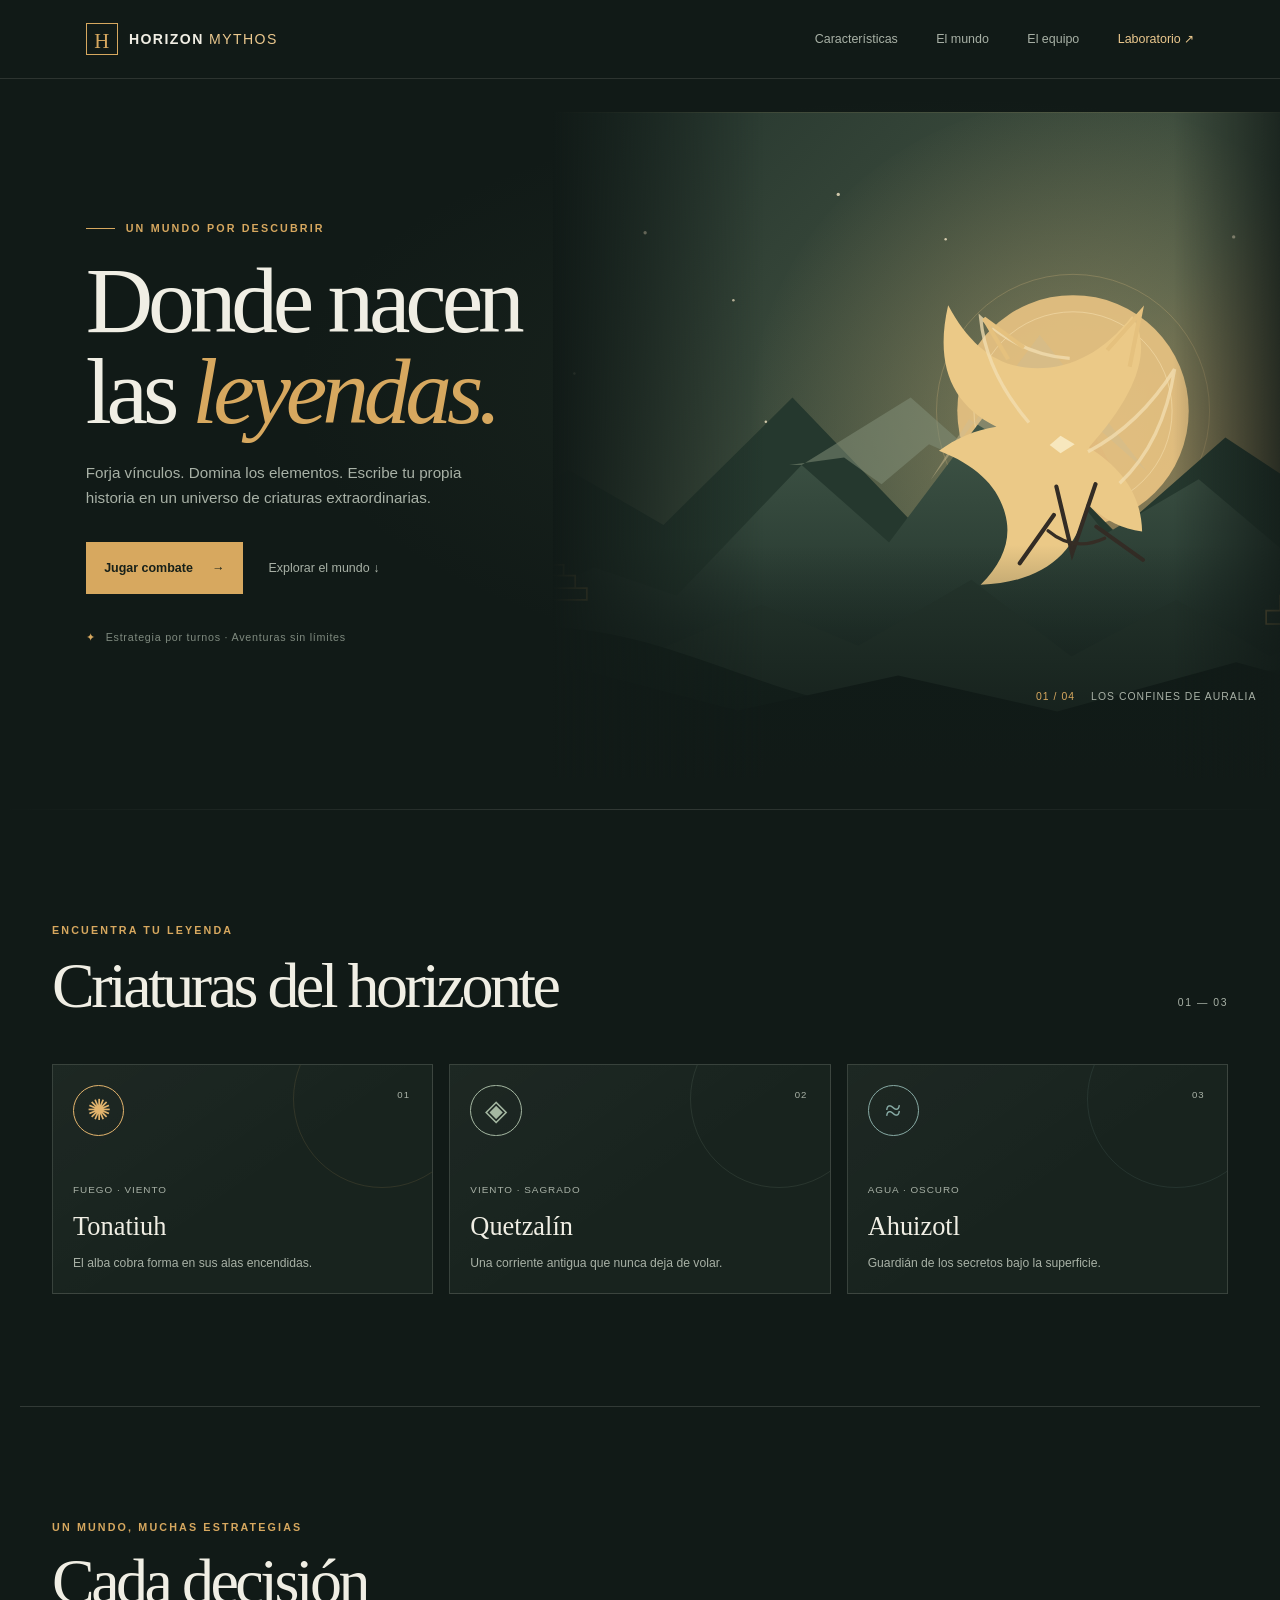
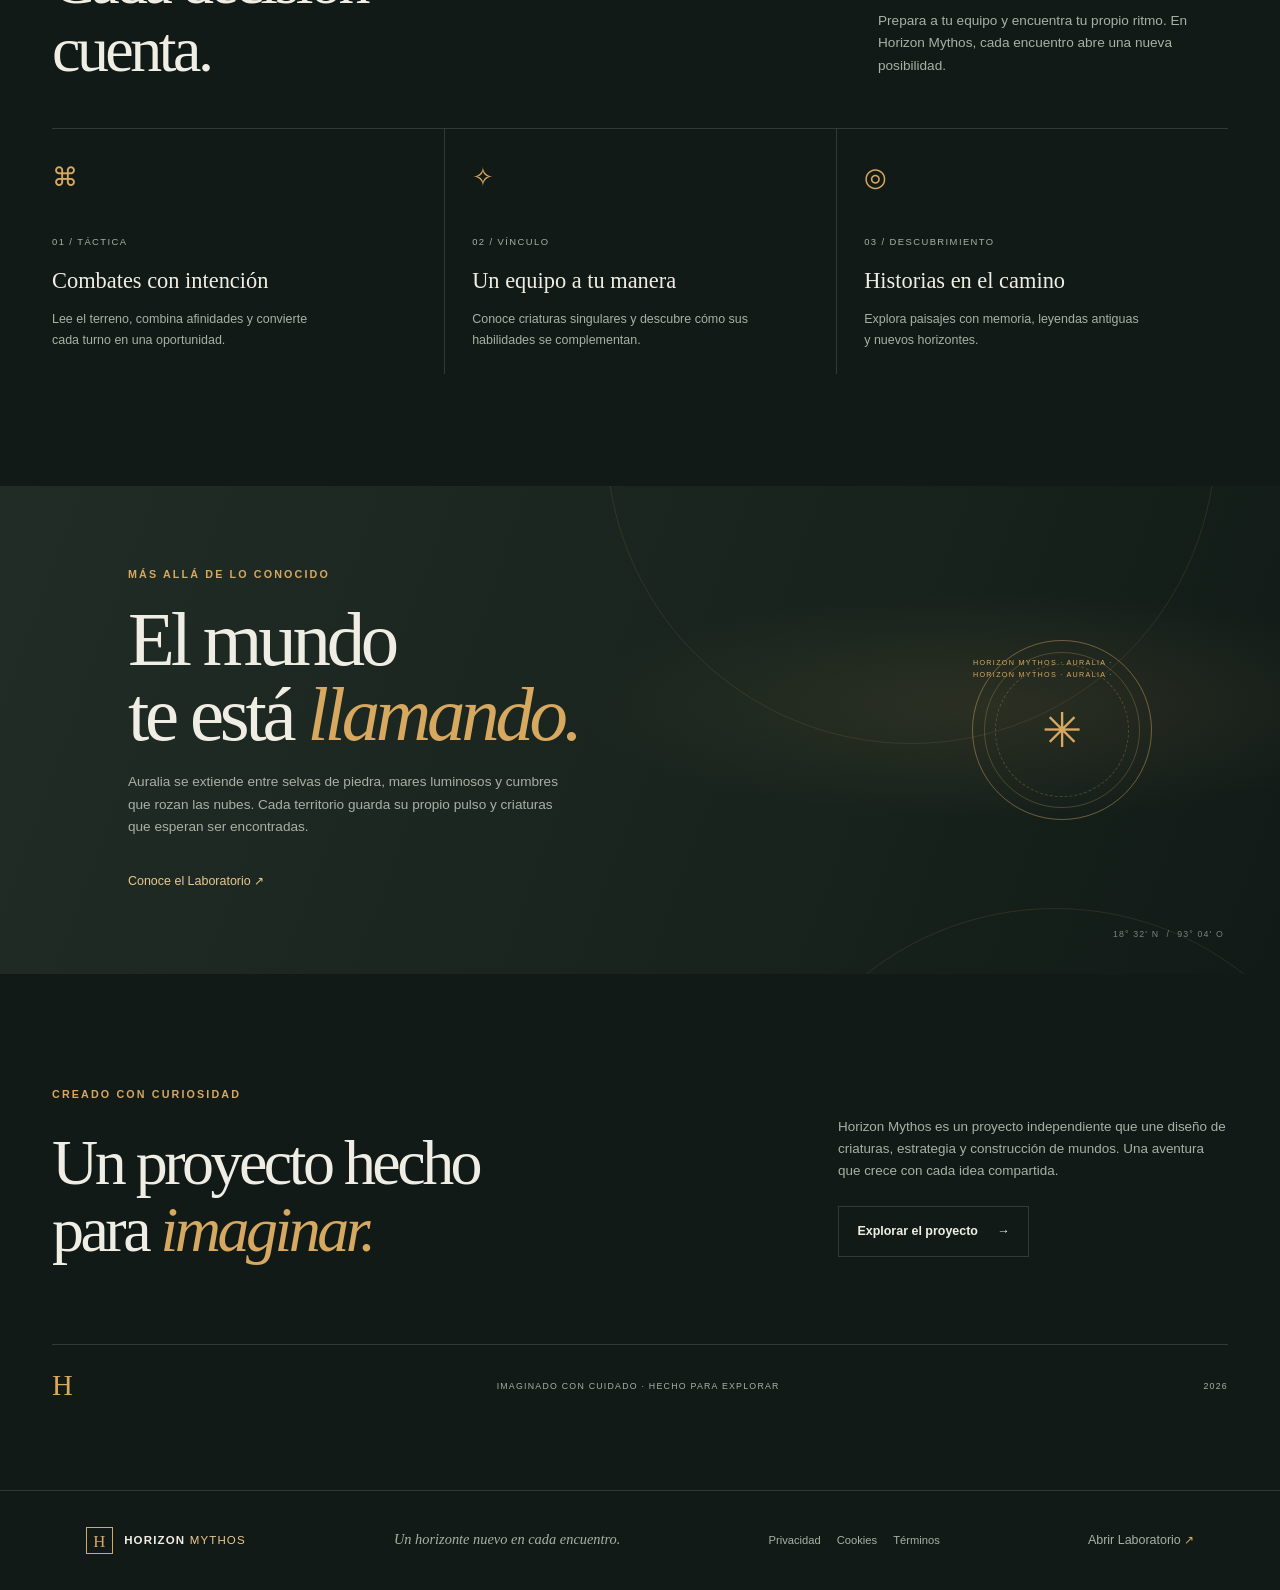
<file: index.html>
<!doctype html>
<html lang="es">
<head>
  <meta charset="utf-8">
  <meta name="viewport" content="width=device-width, initial-scale=1">
  <meta name="theme-color" content="#111a17">
  <title>Horizon Mythos — Donde nacen las leyendas</title>
  <meta name="description" content="Descubre Horizon Mythos: un mundo de criaturas, estrategia y combates por turnos.">
  <link rel="canonical" href="https://izack1530.github.io/Prototipo-proyecto-integrador/">
  <link rel="icon" type="image/svg+xml" href="assets/img/favicon.svg">
  <meta property="og:type" content="website">
  <meta property="og:locale" content="es_MX">
  <meta property="og:site_name" content="Horizon Mythos">
  <meta property="og:title" content="Horizon Mythos — Donde nacen las leyendas">
  <meta property="og:description" content="Descubre criaturas extraordinarias, explora Auralia y crea tu propia estrategia.">
  <meta property="og:url" content="https://izack1530.github.io/Prototipo-proyecto-integrador/">
  <meta property="og:image" content="https://izack1530.github.io/Prototipo-proyecto-integrador/assets/img/og-mythos.svg">
  <meta property="og:image:secure_url" content="https://izack1530.github.io/Prototipo-proyecto-integrador/assets/img/og-mythos.svg">
  <meta property="og:image:type" content="image/svg+xml">
  <meta property="og:image:width" content="1200">
  <meta property="og:image:height" content="630">
  <meta property="og:image:alt" content="Una criatura alada contempla el horizonte dorado de Auralia.">
  <meta name="twitter:card" content="summary_large_image">
  <meta name="twitter:title" content="Horizon Mythos — Donde nacen las leyendas">
  <meta name="twitter:description" content="Descubre criaturas extraordinarias, explora Auralia y crea tu propia estrategia.">
  <meta name="twitter:image" content="https://izack1530.github.io/Prototipo-proyecto-integrador/assets/img/og-mythos.svg">
  <meta name="twitter:image:alt" content="Una criatura alada contempla el horizonte dorado de Auralia.">
  <link rel="stylesheet" href="assets/css/base.css">
  <link rel="stylesheet" href="assets/css/tema.css">
  <link rel="stylesheet" href="assets/css/componentes.css">
</head>
<body>
  <a class="salto-contenido" href="#contenido">Saltar al contenido</a>
  <header class="cabecera">
    <a class="marca" href="./" aria-label="Horizon Mythos, inicio">
      <span class="marca-simbolo" aria-hidden="true">H</span>
      <span class="marca-texto">Horizon <span>Mythos</span></span>
    </a>
    <nav class="navegacion" aria-label="Navegación principal">
      <a href="#caracteristicas">Características</a>
      <a href="#mundo">El mundo</a>
      <a href="#equipo">El equipo</a>
      <a class="enlace-laboratorio" href="laboratorio/">Laboratorio <span aria-hidden="true">↗</span></a>
    </nav>
  </header>

  <main id="contenido">
    <section class="portada" aria-labelledby="titulo-principal">
      <div class="portada-contenido">
        <p class="sobretitulo"><span></span> Un mundo por descubrir</p>
        <h1 id="titulo-principal">Donde nacen<br>las <em>leyendas.</em></h1>
        <p class="portada-descripcion">Forja vínculos. Domina los elementos. Escribe tu propia historia en un universo de criaturas extraordinarias.</p>
        <div class="portada-acciones">
          <a class="boton boton-principal" href="jugar/">Jugar combate <span aria-hidden="true">→</span></a>
          <a class="enlace-secundario" href="#mundo">Explorar el mundo <span aria-hidden="true">↓</span></a>
        </div>
        <p class="nota-portada"><span aria-hidden="true">✦</span> Estrategia por turnos · Aventuras sin límites</p>
      </div>
      <figure class="portada-arte">
        <img src="assets/img/horizonte-mitico.svg" alt="" width="1200" height="800">
        <figcaption><span>01 / 04</span> Los confines de Auralia</figcaption>
      </figure>
      <div class="portada-folio" aria-hidden="true">HM — MMXXVI</div>
    </section>

    <section class="criaturas seccion" aria-labelledby="titulo-criaturas">
      <div class="encabezado-seccion">
        <div>
          <p class="sobretitulo">Encuentra tu leyenda</p>
          <h2 id="titulo-criaturas">Criaturas del horizonte</h2>
        </div>
        <span class="contador-criaturas">01 — 03</span>
      </div>
      <div class="rejilla-criaturas">
        <article class="tarjeta-criatura criatura-solar">
          <div class="criatura-emblema" aria-hidden="true"><span>✺</span></div>
          <div class="criatura-detalle"><span class="etiqueta">Fuego · Viento</span><h3>Tonatiuh</h3><p>El alba cobra forma en sus alas encendidas.</p></div>
          <span class="numero-tarjeta" aria-hidden="true">01</span>
        </article>
        <article class="tarjeta-criatura criatura-celeste">
          <div class="criatura-emblema" aria-hidden="true"><span>◈</span></div>
          <div class="criatura-detalle"><span class="etiqueta">Viento · Sagrado</span><h3>Quetzalín</h3><p>Una corriente antigua que nunca deja de volar.</p></div>
          <span class="numero-tarjeta" aria-hidden="true">02</span>
        </article>
        <article class="tarjeta-criatura criatura-abismo">
          <div class="criatura-emblema" aria-hidden="true"><span>≈</span></div>
          <div class="criatura-detalle"><span class="etiqueta">Agua · Oscuro</span><h3>Ahuizotl</h3><p>Guardián de los secretos bajo la superficie.</p></div>
          <span class="numero-tarjeta" aria-hidden="true">03</span>
        </article>
      </div>
    </section>

    <section class="caracteristicas seccion" id="caracteristicas" aria-labelledby="titulo-caracteristicas">
      <div class="encabezado-seccion">
        <div>
          <p class="sobretitulo">Un mundo, muchas estrategias</p>
          <h2 id="titulo-caracteristicas">Cada decisión<br>cuenta.</h2>
        </div>
        <p class="introduccion">Prepara a tu equipo y encuentra tu propio ritmo. En Horizon Mythos, cada encuentro abre una nueva posibilidad.</p>
      </div>
      <div class="rejilla-caracteristicas">
        <article class="caracteristica">
          <span class="icono-caracteristica" aria-hidden="true">⌘</span>
          <span class="indice-caracteristica">01 / TÁCTICA</span>
          <h3>Combates con intención</h3>
          <p>Lee el terreno, combina afinidades y convierte cada turno en una oportunidad.</p>
        </article>
        <article class="caracteristica">
          <span class="icono-caracteristica" aria-hidden="true">✧</span>
          <span class="indice-caracteristica">02 / VÍNCULO</span>
          <h3>Un equipo a tu manera</h3>
          <p>Conoce criaturas singulares y descubre cómo sus habilidades se complementan.</p>
        </article>
        <article class="caracteristica">
          <span class="icono-caracteristica" aria-hidden="true">◎</span>
          <span class="indice-caracteristica">03 / DESCUBRIMIENTO</span>
          <h3>Historias en el camino</h3>
          <p>Explora paisajes con memoria, leyendas antiguas y nuevos horizontes.</p>
        </article>
      </div>
    </section>

    <section class="mundo" id="mundo" aria-labelledby="titulo-mundo">
      <div class="mundo-texto">
        <p class="sobretitulo">Más allá de lo conocido</p>
        <h2 id="titulo-mundo">El mundo<br>te está <em>llamando.</em></h2>
        <p>Auralia se extiende entre selvas de piedra, mares luminosos y cumbres que rozan las nubes. Cada territorio guarda su propio pulso y criaturas que esperan ser encontradas.</p>
        <a class="enlace-secundario enlace-claro" href="laboratorio/">Conoce el Laboratorio <span aria-hidden="true">↗</span></a>
      </div>
      <div class="mundo-sello" aria-hidden="true">
        <span class="sello-anillo">HORIZON MYTHOS · AURALIA · HORIZON MYTHOS · AURALIA ·</span>
        <span class="sello-centro">✳</span>
      </div>
      <span class="mundo-coordenadas" aria-hidden="true">18° 32' N&nbsp; / &nbsp;93° 04' O</span>
    </section>

    <section class="equipo seccion" id="equipo" aria-labelledby="titulo-equipo">
      <p class="sobretitulo">Creado con curiosidad</p>
      <div class="equipo-contenido">
        <h2 id="titulo-equipo">Un proyecto hecho<br>para <em>imaginar.</em></h2>
        <div class="equipo-texto">
          <p>Horizon Mythos es un proyecto independiente que une diseño de criaturas, estrategia y construcción de mundos. Una aventura que crece con cada idea compartida.</p>
          <a class="boton boton-contorno" href="laboratorio/">Explorar el proyecto <span aria-hidden="true">→</span></a>
        </div>
      </div>
      <div class="equipo-firma"><span>H</span><span>IMAGINADO CON CUIDADO · HECHO PARA EXPLORAR</span><span>2026</span></div>
    </section>
  </main>

  <footer class="pie">
    <a class="marca marca-pie" href="./">
      <span class="marca-simbolo" aria-hidden="true">H</span>
      <span class="marca-texto">Horizon <span>Mythos</span></span>
    </a>
    <p>Un horizonte nuevo en cada encuentro.</p>
    <nav aria-label="Avisos legales" style="display:flex;flex-wrap:wrap;gap:1rem;font-size:.7rem;color:var(--color-texto-suave)">
      <a href="legal/privacidad.html">Privacidad</a>
      <a href="legal/cookies.html">Cookies</a>
      <a href="legal/terminos.html">Términos</a>
    </nav>
    <a href="laboratorio/">Abrir Laboratorio <span aria-hidden="true">↗</span></a>
  </footer>
</body>
</html>
</file>
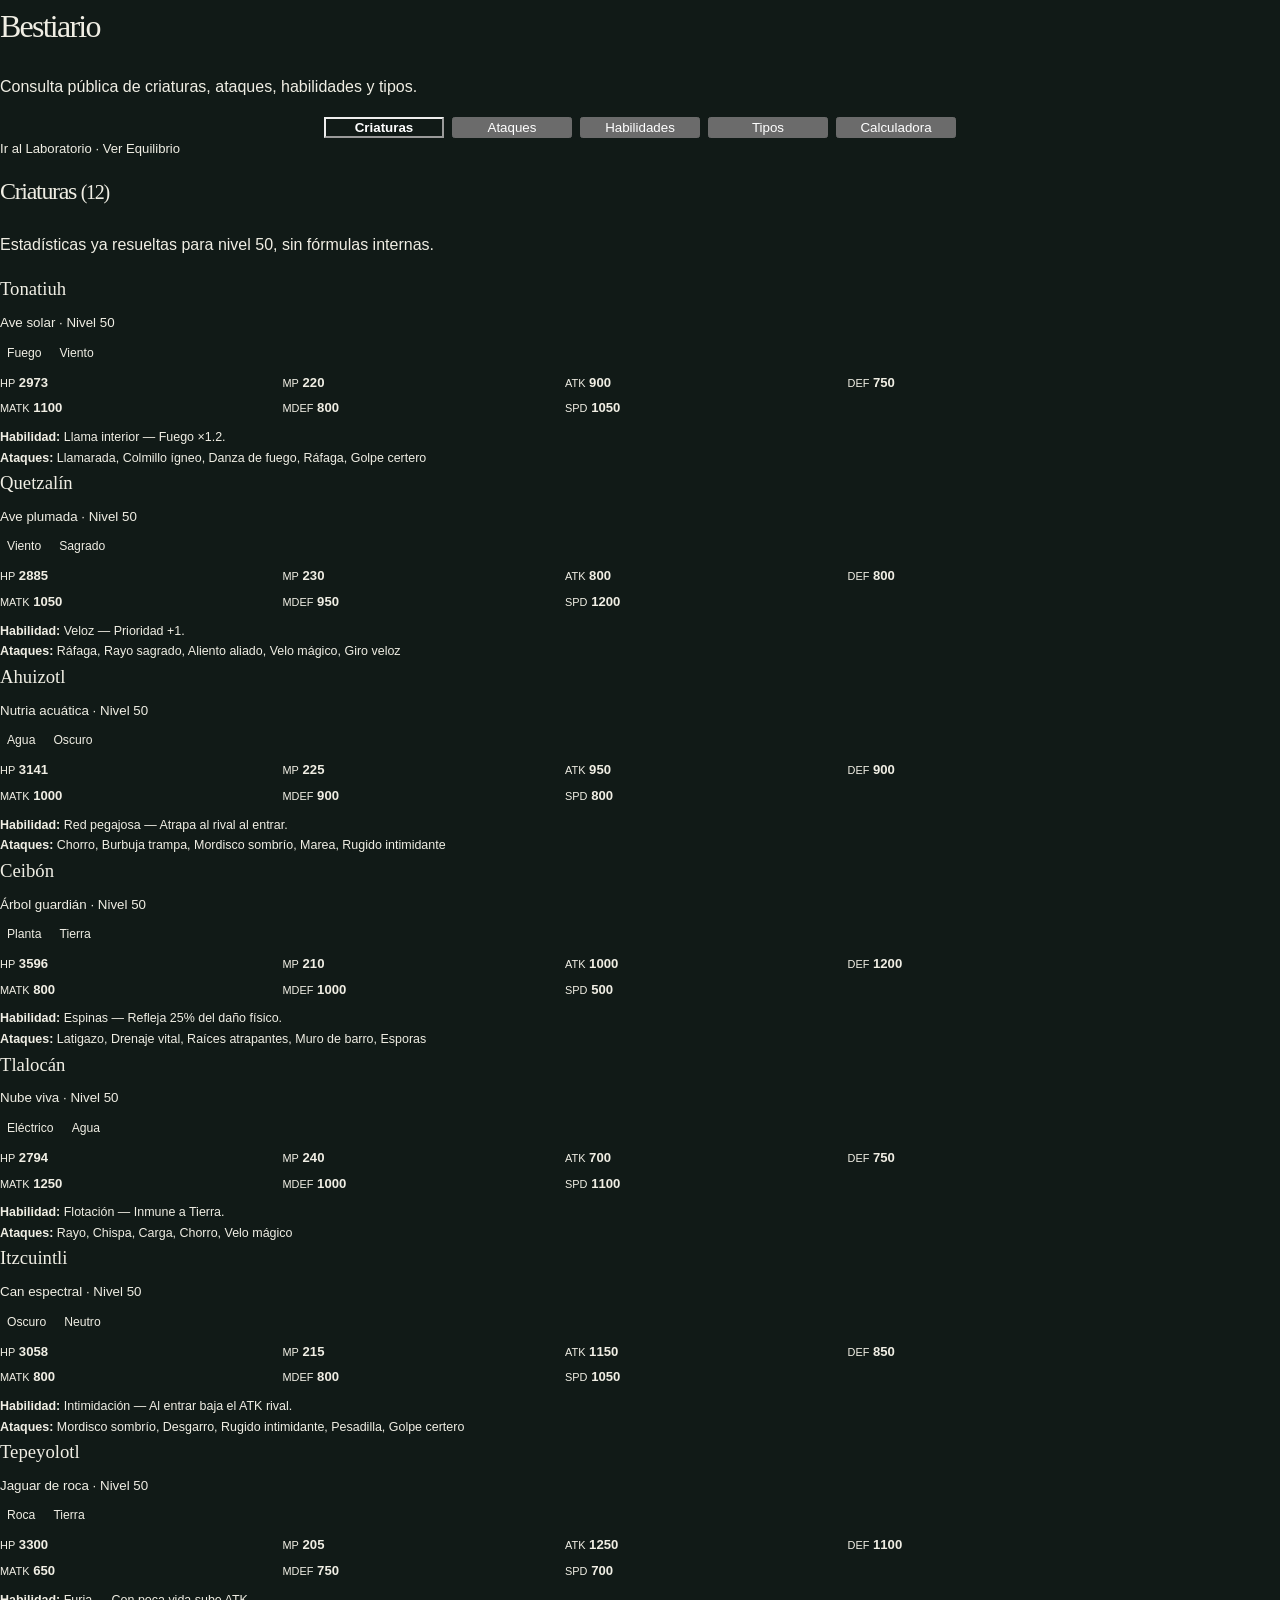
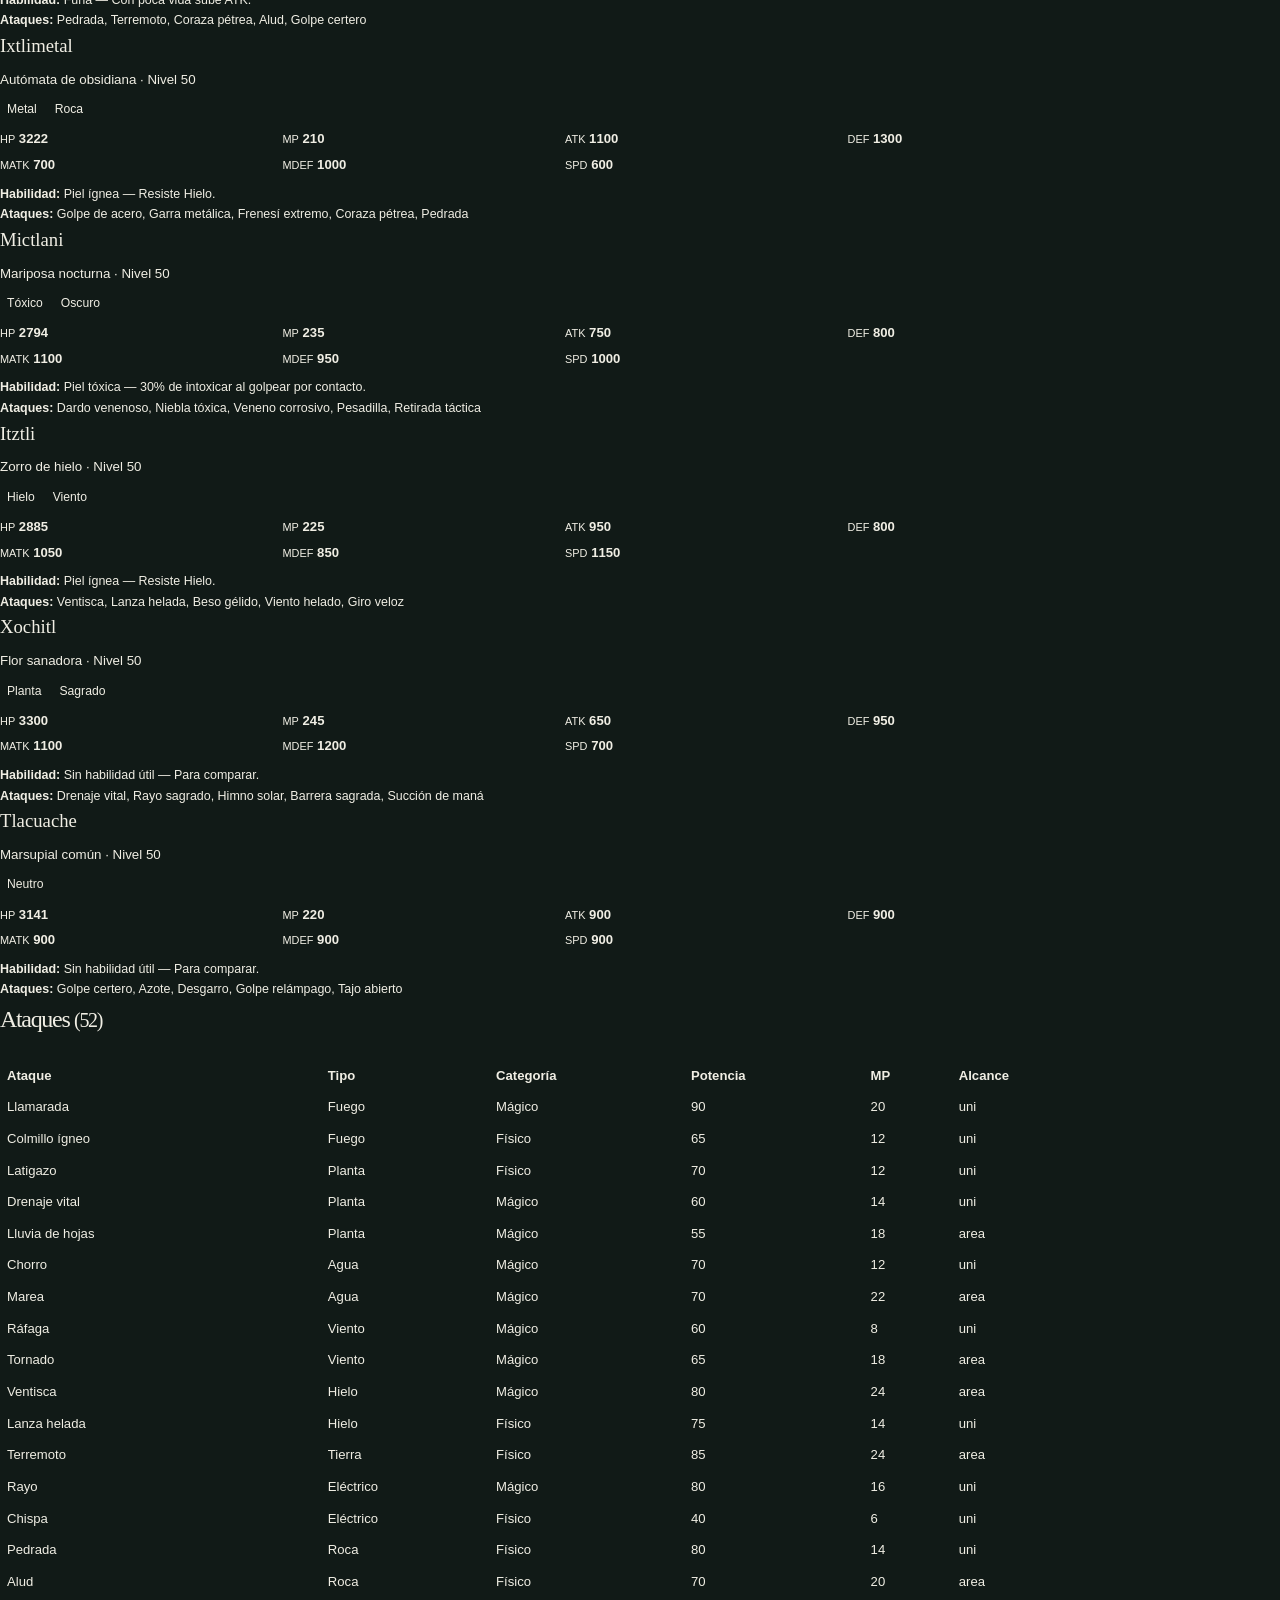
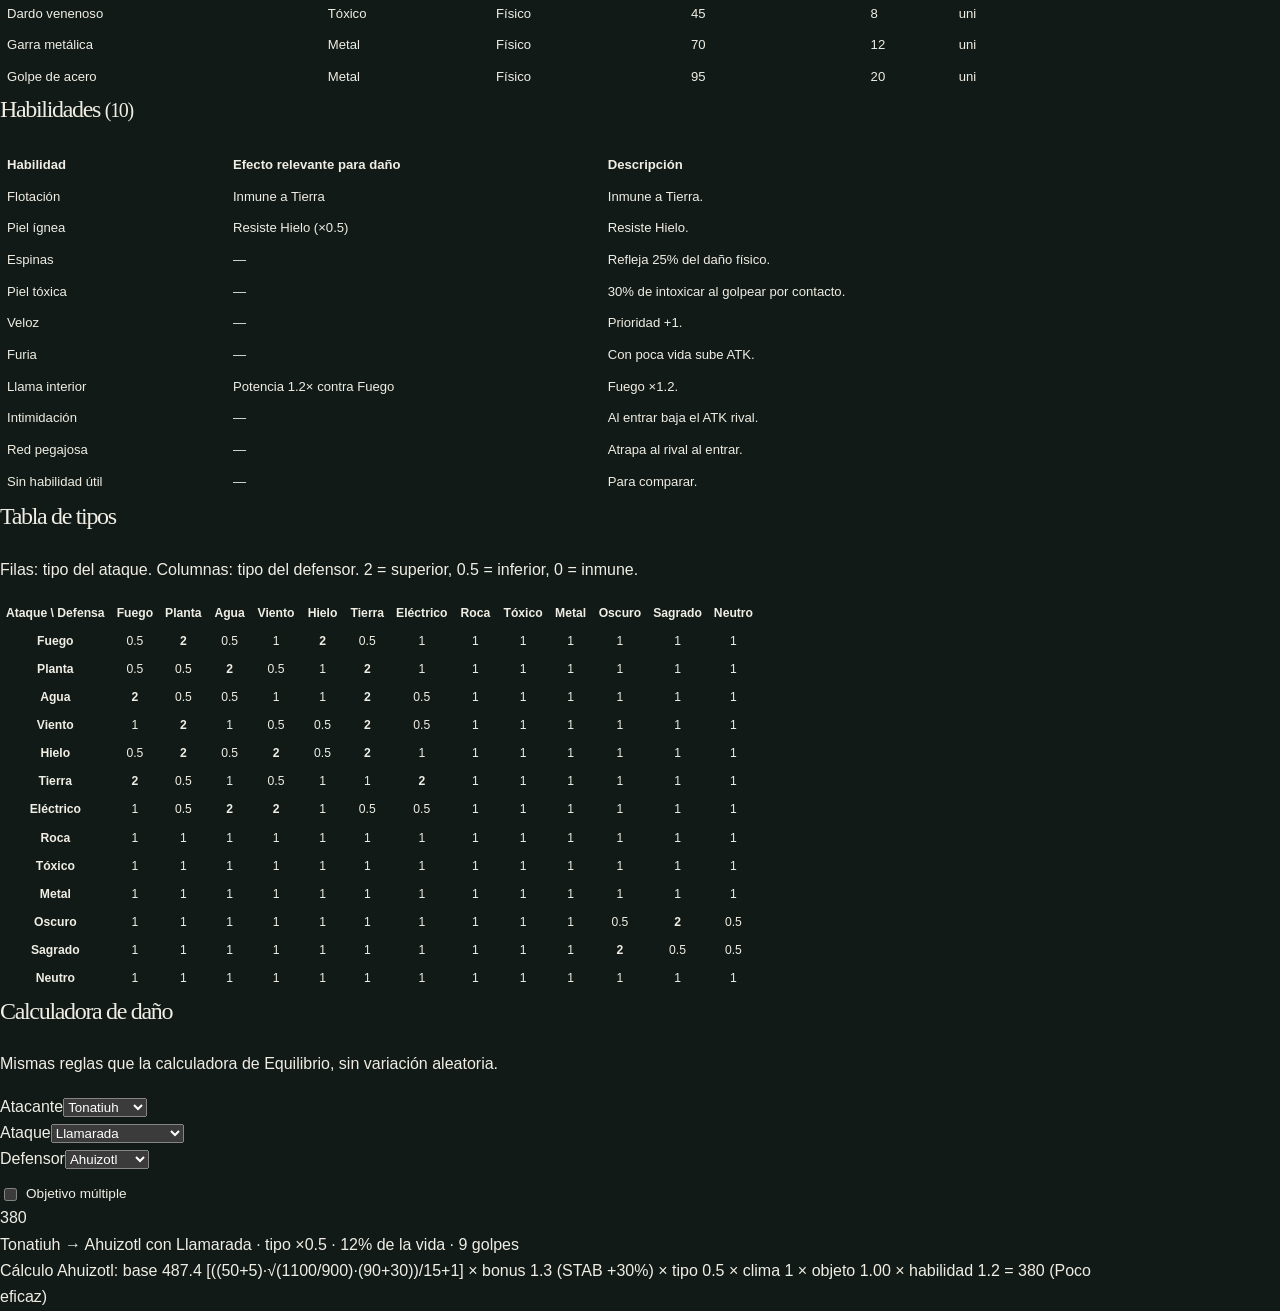
<file: bestiario/index.html>
<!DOCTYPE html>
<html lang="es">
<head>
<meta charset="utf-8">
<meta name="viewport" content="width=device-width, initial-scale=1, viewport-fit=cover">
<title>Bestiario · Laboratorio RPG</title>
<meta name="description" content="Bestiario público: criaturas, ataques, habilidades, tabla de tipos y calculadora de daño.">
<link rel="stylesheet" href="../assets/css/base.css">
<link rel="stylesheet" href="../assets/css/tema.css">
<script src="../assets/js/laboratorio/tema-inicial.js"></script>
<style>
  main{grid-template-columns:minmax(0,1fr);max-width:1120px}
  header{align-items:center}
  #bn{display:flex;flex-wrap:wrap;justify-content:center;gap:8px;margin-top:6px}
  #bn button{min-width:120px}
  #bn button.on{border-color:var(--cy);background:var(--panel2);font-weight:600}
  .enlaces{font-size:.82rem}
  .enlaces a{color:var(--cy)}
  .card h3{margin:0 0 4px;color:var(--cy)}
  .card small{color:var(--mut)}
  .chips{display:flex;flex-wrap:wrap;gap:4px;margin:6px 0}
  .chip{padding:1px 7px;border:1px solid var(--line);border-radius:10px;font-size:.76rem}
  .stats{display:grid;grid-template-columns:repeat(4,minmax(0,1fr));gap:4px 10px;margin-top:8px;font-size:.82rem}
  .stats b{color:var(--am)}
  .movs{font-size:.78rem;color:var(--mut);margin-top:8px}
  .chk{display:flex;align-items:center;gap:6px;font-size:.85rem}
  .chk input{width:auto}
  .tabla{overflow:auto;max-height:70vh}
  table.mx{border-collapse:collapse;width:100%;font-size:.82rem}
  table.mx th,table.mx td{border:1px solid var(--line);padding:5px 7px;text-align:left;white-space:nowrap}
  table.mx th{background:var(--panel2);position:sticky;top:0;z-index:1}
  .tc{border-collapse:collapse;font-size:.76rem}
  .tc th,.tc td{border:1px solid var(--line);padding:4px 6px;text-align:center;min-width:44px}
  .tc th{background:var(--panel2);position:sticky;top:0}
  .tc th.rowh{position:sticky;left:0;z-index:2}
  .v2{color:var(--ok);font-weight:700}
  .v05{color:var(--bad)}
  .v0{background:rgba(239,68,68,.22)}
  #cout .big{font-size:2rem;font-weight:700;color:var(--am)}
  #cout .hint{margin-top:4px}
</style>
</head>
<body>
<header>
  <h1>Bestiario</h1>
  <p>Consulta pública de criaturas, ataques, habilidades y tipos.</p>
  <nav id="bn" aria-label="Secciones del bestiario">
    <button type="button" data-tab="criaturas" class="on">Criaturas</button>
    <button type="button" data-tab="ataques">Ataques</button>
    <button type="button" data-tab="habilidades">Habilidades</button>
    <button type="button" data-tab="tipos">Tipos</button>
    <button type="button" data-tab="calculadora">Calculadora</button>
  </nav>
  <p class="enlaces"><a href="../">Ir al Laboratorio</a> · <a href="../laboratorio/#equilibrio">Ver Equilibrio</a></p>
</header>

<main>
<section id="tab-criaturas">
  <h2>Criaturas <small id="n-criaturas"></small></h2>
  <p class="hint">Estadísticas ya resueltas para nivel 50, sin fórmulas internas.</p>
  <div id="lista-criaturas" class="grid g3"></div>
</section>

<section id="tab-ataques" class="hid">
  <h2>Ataques <small id="n-ataques"></small></h2>
  <div class="tabla"><table class="mx" id="tabla-ataques"></table></div>
</section>

<section id="tab-habilidades" class="hid">
  <h2>Habilidades <small id="n-habilidades"></small></h2>
  <div class="tabla"><table class="mx" id="tabla-habilidades"></table></div>
</section>

<section id="tab-tipos" class="hid">
  <h2>Tabla de tipos</h2>
  <p class="hint">Filas: tipo del ataque. Columnas: tipo del defensor. 2 = superior, 0.5 = inferior, 0 = inmune.</p>
  <div class="tabla"><table class="tc" id="tabla-tipos"></table></div>
</section>

<section id="tab-calculadora" class="hid">
  <h2>Calculadora de daño</h2>
  <p class="hint">Mismas reglas que la calculadora de Equilibrio, sin variación aleatoria.</p>
  <div class="grid g3">
    <div><label for="c-atk">Atacante</label><select id="c-atk"></select></div>
    <div><label for="c-mov">Ataque</label><select id="c-mov"></select></div>
    <div><label for="c-def">Defensor</label><select id="c-def"></select></div>
  </div>
  <div class="row" style="margin-top:10px">
    <label class="chk" for="c-area"><input type="checkbox" id="c-area"> Objetivo múltiple</label>
  </div>
  <div id="c-out" class="tot" aria-live="polite">Cargando…</div>
</section>
</main>

<script defer src="../assets/js/laboratorio/motor.js"></script>
<script defer src="app.js"></script>
</body>
</html>
</file>
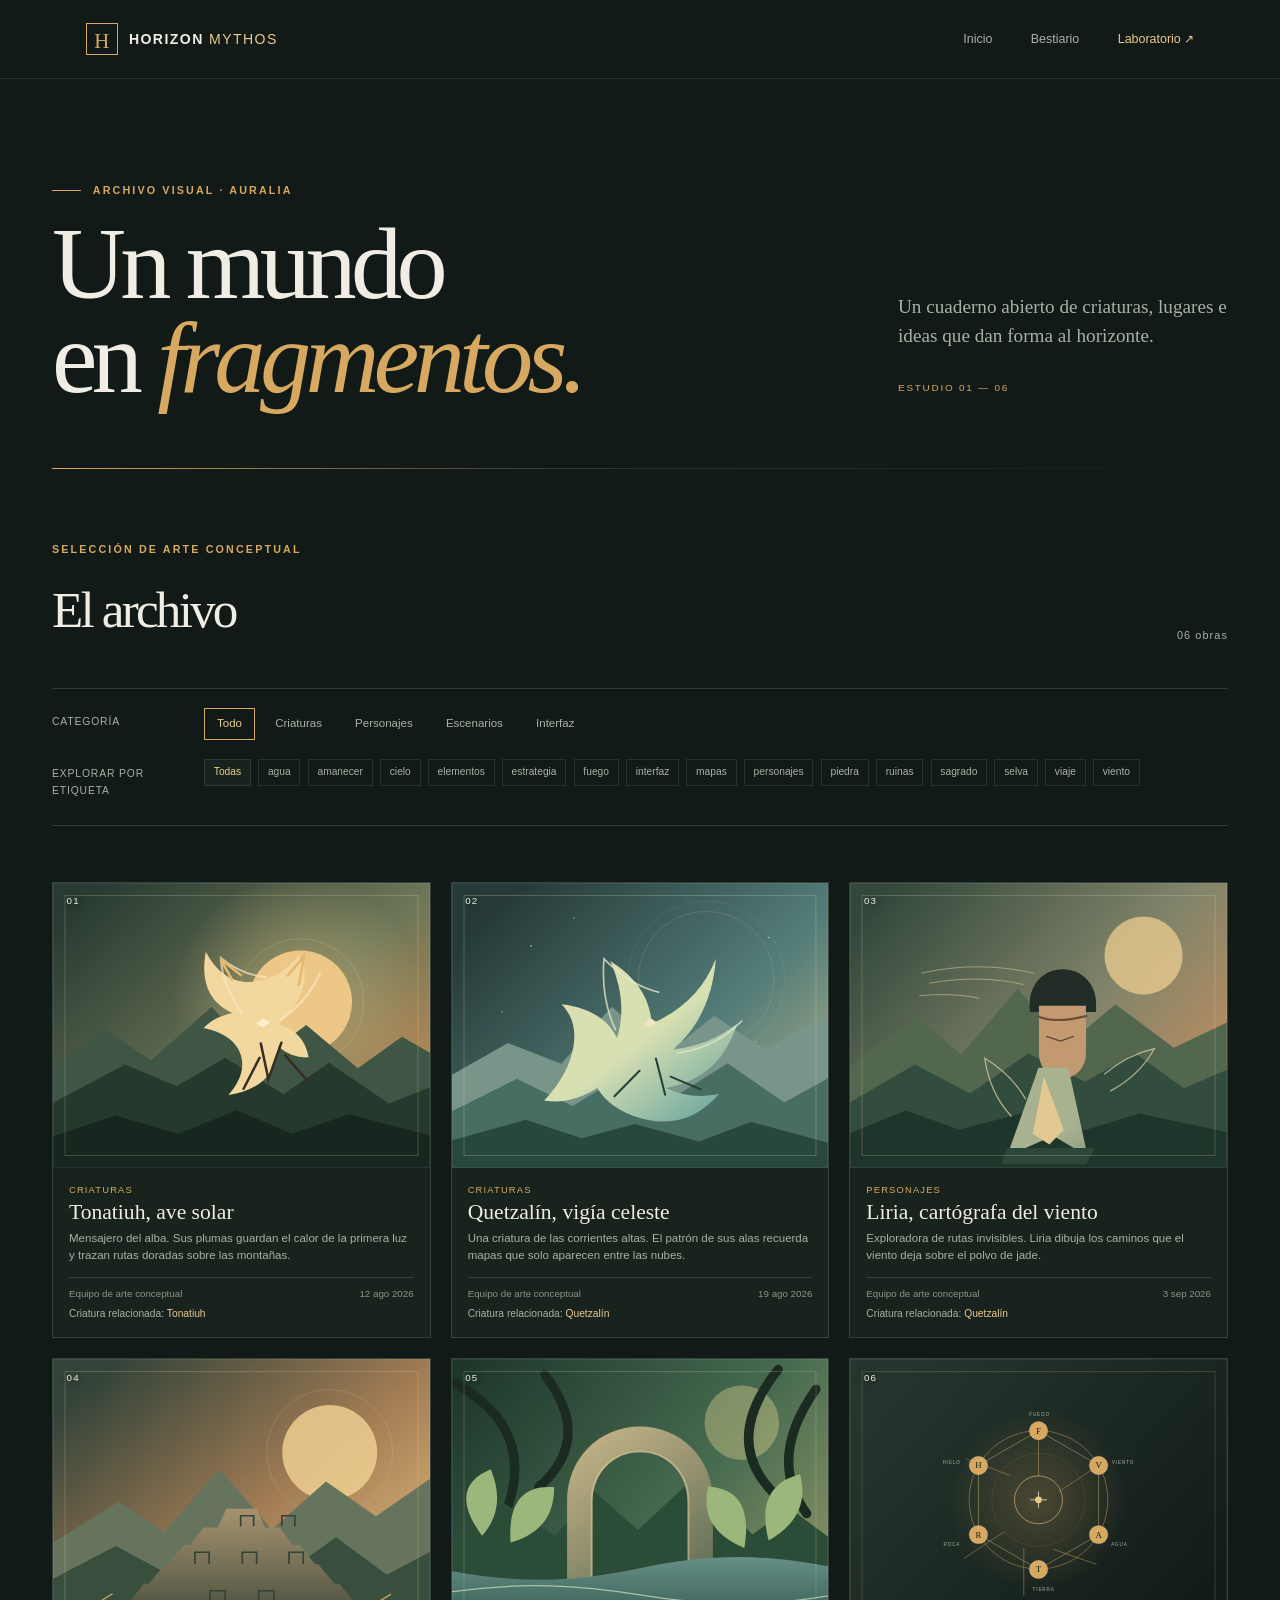
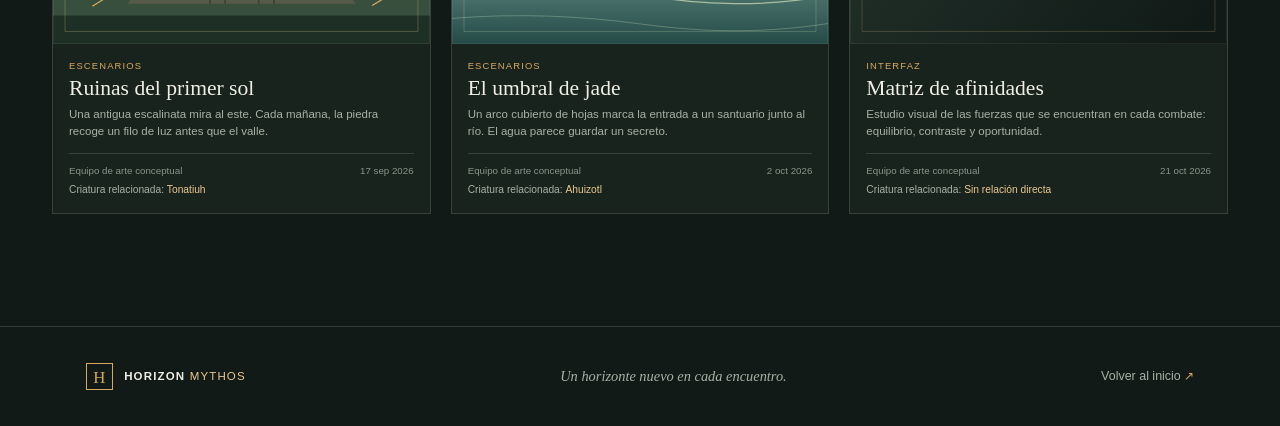
<file: galeria/index.html>
<!doctype html>
<html lang="es">
<head>
  <meta charset="utf-8">
  <meta name="viewport" content="width=device-width, initial-scale=1">
  <meta name="theme-color" content="#111a17">
  <link rel="icon" type="image/svg+xml" href="../assets/img/favicon.svg">
  <meta name="description" content="Explora el archivo ilustrado de Horizon Mythos: criaturas, personajes, escenarios e interfaz.">
  <title>Galería de arte conceptual — Horizon Mythos</title>
  <link rel="stylesheet" href="../assets/css/base.css">
  <link rel="stylesheet" href="../assets/css/tema.css">
  <link rel="stylesheet" href="../assets/css/componentes.css">
  <link rel="stylesheet" href="./galeria.css">
</head>
<body>
  <a class="salto-contenido" href="#contenido">Saltar al contenido</a>
  <header class="cabecera galeria-cabecera">
    <a class="marca" href="../index.html" aria-label="Horizon Mythos, inicio">
      <span class="marca-simbolo" aria-hidden="true">H</span>
      <span class="marca-texto">Horizon <span>Mythos</span></span>
    </a>
    <nav class="navegacion" aria-label="Navegación principal">
      <a href="../index.html">Inicio</a>
      <a href="../bestiario/">Bestiario</a>
      <a class="enlace-laboratorio" href="../laboratorio/">Laboratorio <span aria-hidden="true">↗</span></a>
    </nav>
  </header>

  <main id="contenido">
    <section class="galeria-portada" aria-labelledby="titulo-galeria">
      <div class="galeria-portada-texto">
        <p class="sobretitulo"><span></span> Archivo visual · Auralia</p>
        <h1 id="titulo-galeria">Un mundo<br>en <em>fragmentos.</em></h1>
      </div>
      <div class="galeria-portada-nota">
        <p>Un cuaderno abierto de criaturas, lugares e ideas que dan forma al horizonte.</p>
        <span class="folio-galeria">ESTUDIO 01 — 06</span>
      </div>
      <div class="galeria-portada-regla" aria-hidden="true"></div>
    </section>

    <section class="archivo-galeria" aria-labelledby="titulo-archivo">
      <div class="archivo-cabecera">
        <div>
          <p class="sobretitulo">Selección de arte conceptual</p>
          <h2 id="titulo-archivo">El archivo</h2>
        </div>
        <p class="archivo-contador" id="contador-obras" aria-live="polite">Cargando obras…</p>
      </div>

      <div class="filtros-galeria">
        <div class="grupo-filtros">
          <span class="rotulo-filtros" id="rotulo-categorias">Categoría</span>
          <div class="lista-filtros" id="filtros-categoria" role="group" aria-labelledby="rotulo-categorias">
            <button type="button" class="filtro-boton activo" data-categoria="todas" aria-pressed="true">Todo</button>
            <button type="button" class="filtro-boton" data-categoria="criaturas" aria-pressed="false">Criaturas</button>
            <button type="button" class="filtro-boton" data-categoria="personajes" aria-pressed="false">Personajes</button>
            <button type="button" class="filtro-boton" data-categoria="escenarios" aria-pressed="false">Escenarios</button>
            <button type="button" class="filtro-boton" data-categoria="interfaz" aria-pressed="false">Interfaz</button>
          </div>
        </div>
        <div class="grupo-filtros grupo-etiquetas">
          <span class="rotulo-filtros" id="rotulo-etiquetas">Explorar por etiqueta</span>
          <div class="lista-etiquetas" id="filtros-etiqueta" role="group" aria-labelledby="rotulo-etiquetas">
            <button type="button" class="etiqueta-boton activa" data-etiqueta="todas" aria-pressed="true">Todas</button>
          </div>
        </div>
      </div>

      <p class="estado-galeria" id="estado-galeria" role="status" aria-live="polite"></p>
      <div class="rejilla-galeria" id="galeria-obras" aria-label="Obras de la galería"></div>
    </section>
  </main>

  <footer class="pie pie-galeria">
    <a class="marca marca-pie" href="../index.html">
      <span class="marca-simbolo" aria-hidden="true">H</span>
      <span class="marca-texto">Horizon <span>Mythos</span></span>
    </a>
    <p>Un horizonte nuevo en cada encuentro.</p>
    <a href="../index.html">Volver al inicio <span aria-hidden="true">↗</span></a>
  </footer>

  <dialog class="visor" id="visor" aria-label="Visor de arte conceptual">
    <div class="visor-marco">
      <header class="visor-cabecera">
        <a class="marca marca-visor" href="../index.html" aria-label="Horizon Mythos, inicio">
          <span class="marca-simbolo" aria-hidden="true">H</span>
          <span class="marca-texto">Horizon <span>Mythos</span></span>
        </a>
        <div class="visor-controles" aria-label="Controles del visor">
          <button type="button" class="control-visor" id="alejar" aria-label="Alejar imagen">−</button>
          <span class="visor-zoom" id="nivel-zoom" aria-live="polite">100%</span>
          <button type="button" class="control-visor" id="acercar" aria-label="Acercar imagen">+</button>
          <button type="button" class="control-visor control-restablecer" id="restablecer-zoom" aria-label="Restablecer zoom">↺</button>
          <button type="button" class="control-visor control-cerrar" id="cerrar-visor" aria-label="Cerrar visor">Cerrar <span aria-hidden="true">×</span></button>
        </div>
      </header>
      <div class="visor-cuerpo">
        <div class="visor-escenario" id="visor-escenario">
          <button type="button" class="visor-flecha anterior" id="obra-anterior" aria-label="Obra anterior">←</button>
          <img class="visor-imagen" id="visor-imagen" alt="">
          <button type="button" class="visor-flecha siguiente" id="obra-siguiente" aria-label="Obra siguiente">→</button>
        </div>
        <aside class="visor-ficha" aria-live="polite">
          <p class="visor-indice" id="visor-indice"></p>
          <p class="visor-categoria" id="visor-categoria"></p>
          <h2 id="visor-titulo"></h2>
          <p class="visor-descripcion" id="visor-descripcion"></p>
          <dl class="datos-obra">
            <div><dt>Artista</dt><dd id="visor-artista"></dd></div>
            <div><dt>Fecha</dt><dd id="visor-fecha"></dd></div>
            <div><dt>Criatura relacionada</dt><dd id="visor-criatura"></dd></div>
          </dl>
          <p class="ayuda-teclado">← → para recorrer · Esc para cerrar</p>
        </aside>
      </div>
    </div>
  </dialog>

  <script type="module" src="../assets/js/galeria/galeria.js"></script>
</body>
</html>
</file>
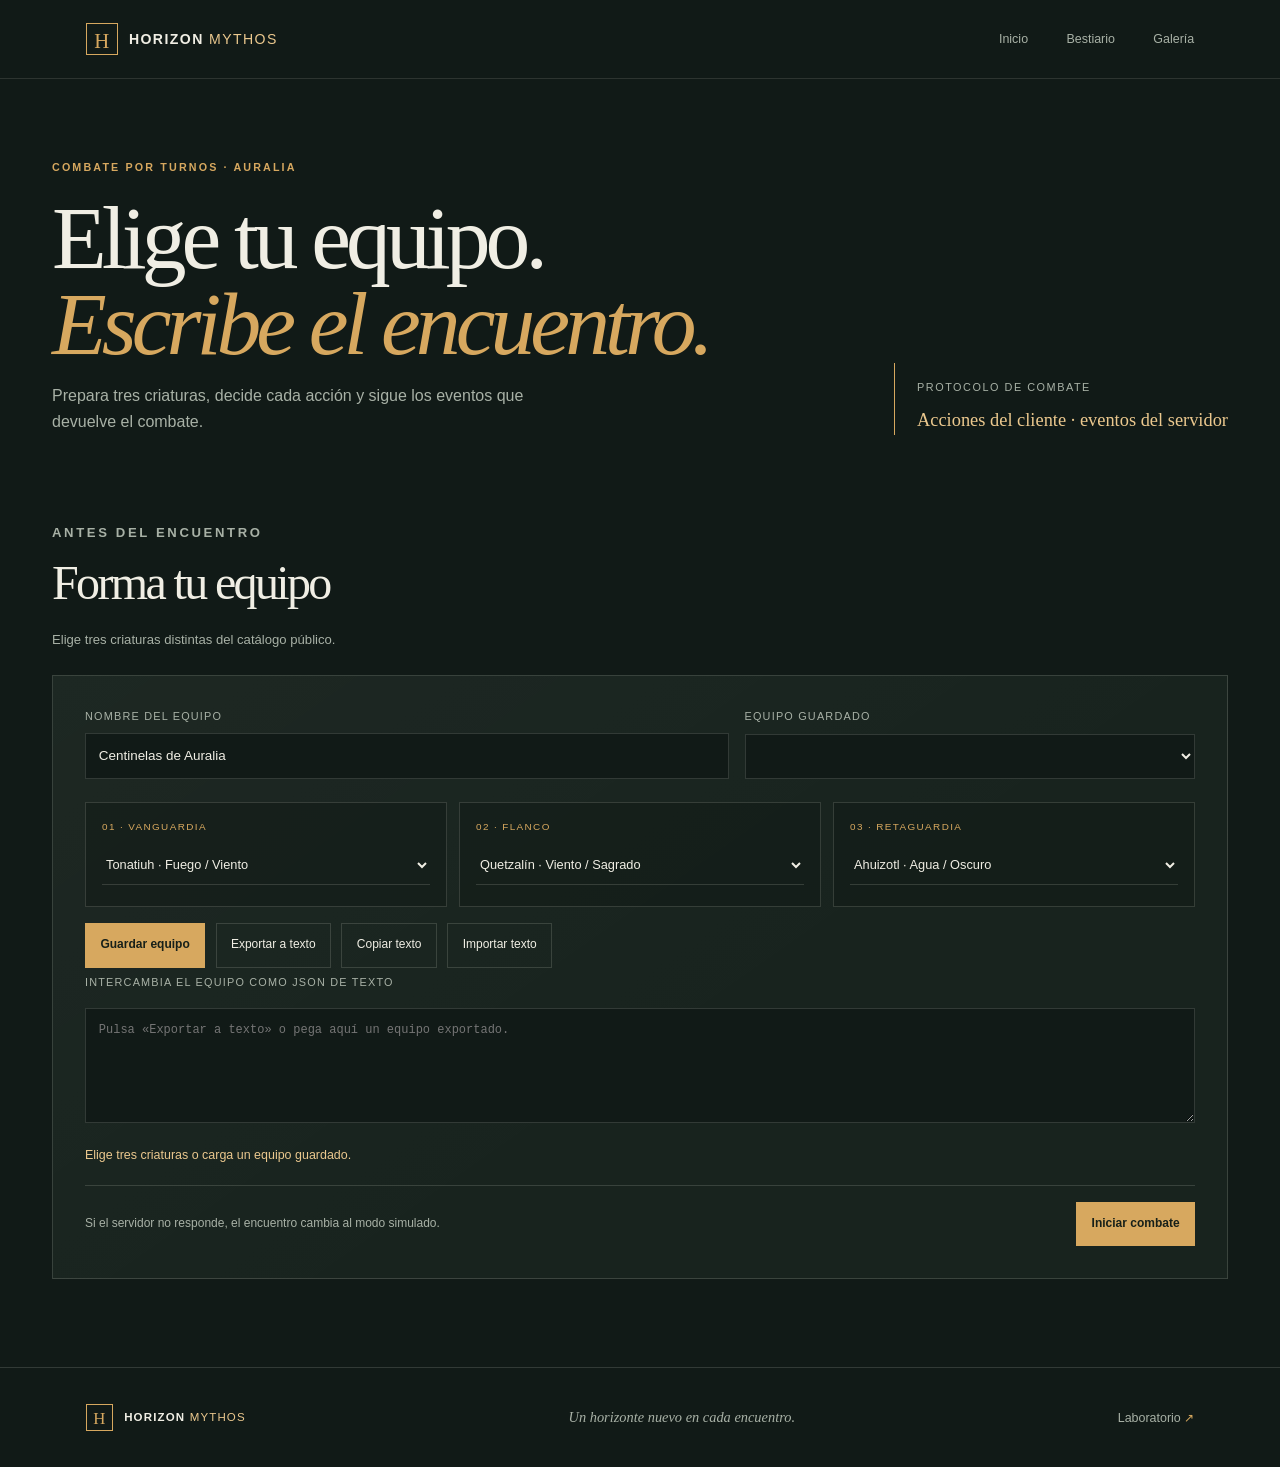
<file: jugar/index.html>
<!doctype html>
<html lang="es">
<head>
  <meta charset="utf-8">
  <meta name="viewport" content="width=device-width, initial-scale=1">
  <meta name="theme-color" content="#111a17">
  <meta name="description" content="Prepara tu equipo y juega un combate por turnos en Horizon Mythos.">
  <link rel="icon" type="image/svg+xml" href="../assets/img/favicon.svg">
  <link rel="stylesheet" href="../assets/css/base.css">
  <link rel="stylesheet" href="../assets/css/tema.css">
  <link rel="stylesheet" href="../assets/css/componentes.css">
  <title>Jugar combate — Horizon Mythos</title>
  <style>
    .cabecera-juego { position: relative; }
    .juego-portada, .editor-equipo, .arena { max-width: var(--ancho-contenido); margin: 0 auto; padding: 3.5rem 2rem; }
    .juego-portada { display: grid; grid-template-columns: 1.2fr .8fr; align-items: end; gap: 2rem; padding-top: 5rem; padding-bottom: 3rem; }
    .juego-portada h1 { max-width: 720px; margin-bottom: 1rem; font-size: clamp(3.2rem, 7vw, 6rem); line-height: .96; }
    .juego-portada h1 em { color: var(--color-acento); }
    .juego-portada p:not(.sobretitulo) { max-width: 500px; margin: 0; color: var(--color-texto-suave); }
    .juego-folio { justify-self: end; padding: 1rem 0 0 1.4rem; border-left: 1px solid var(--color-acento); color: var(--color-texto-suave); font-size: .68rem; letter-spacing: .14em; text-transform: uppercase; }
    .juego-folio strong { display: block; margin-top: .5rem; color: var(--color-acento-claro); font-family: var(--fuente-titulos); font-size: 1.15rem; font-weight: 400; letter-spacing: 0; text-transform: none; }
    .editor-equipo { padding-top: 2rem; }
    .seccion-cabecera { display: flex; align-items: end; justify-content: space-between; gap: 1.5rem; margin-bottom: 1.5rem; }
    .seccion-cabecera h2 { margin: 0; font-size: clamp(2rem, 4vw, 3rem); }
    .seccion-cabecera p { margin: .4rem 0 0; color: var(--color-texto-suave); font-size: .82rem; }
    .panel { padding: clamp(1.2rem, 3vw, 2rem); border: 1px solid var(--color-borde); background: linear-gradient(145deg, rgba(255,255,255,.025), transparent 60%), var(--color-fondo-suave); }
    .equipo-cabecera { display: grid; grid-template-columns: minmax(200px, 1fr) minmax(190px, .7fr); gap: 1rem; margin-bottom: 1.4rem; }
    .campo { display: grid; gap: .45rem; }
    .campo label, .rotulo { color: var(--color-texto-suave); font-size: .68rem; letter-spacing: .11em; text-transform: uppercase; }
    .campo input, .campo select, .campo textarea, .acciones select, .texto-equipo { width: 100%; min-height: 2.8rem; padding: .7rem .8rem; border: 1px solid var(--color-borde); border-radius: 0; background: #111a17; color: var(--color-texto); font: inherit; font-size: .84rem; }
    .equipo-selecciones { display: grid; grid-template-columns: repeat(3, minmax(0, 1fr)); gap: .75rem; }
    .equipo-slot { min-height: 105px; padding: 1rem; border: 1px solid var(--color-borde); background: rgba(17,26,23,.55); }
    .equipo-slot span { display: block; margin-bottom: .6rem; color: var(--color-acento); font-size: .62rem; letter-spacing: .14em; }
    .equipo-slot select { width: 100%; min-height: 2.5rem; border: 0; border-bottom: 1px solid var(--color-borde); background: transparent; color: var(--color-texto); font: inherit; font-size: .8rem; }
    .herramientas-equipo { display: flex; align-items: center; flex-wrap: wrap; gap: .65rem; margin-top: 1rem; }
    .herramientas-equipo select { min-width: 190px; min-height: 2.8rem; padding: .55rem .7rem; border: 1px solid var(--color-borde); background: #111a17; color: var(--color-texto); font: inherit; font-size: .78rem; }
    .accion-boton { min-height: 2.8rem; padding: .65rem .9rem; border: 1px solid var(--color-borde); background: transparent; color: var(--color-texto); font: inherit; font-size: .75rem; cursor: pointer; transition: background 160ms ease, border-color 160ms ease, color 160ms ease; }
    .accion-boton:hover:not(:disabled) { border-color: var(--color-acento); color: var(--color-acento-claro); }
    .accion-boton:disabled { cursor: not-allowed; opacity: .48; }
    .accion-principal { border-color: var(--color-acento); background: var(--color-acento); color: #172019; font-weight: 700; }
    .accion-principal:hover:not(:disabled) { background: var(--color-acento-claro); color: #172019; }
    .texto-equipo { min-height: 115px; margin-top: .9rem; resize: vertical; font-family: ui-monospace, Consolas, monospace; font-size: .75rem; }
    .estado-texto { min-height: 1.5rem; margin: .8rem 0 0; color: var(--color-texto-suave); font-size: .78rem; }
    .estado-texto[data-tipo="error"] { color: #ef9d88; }
    .estado-texto[data-tipo="correcto"] { color: var(--color-acento-claro); }
    .boton-iniciar-wrap { display: flex; justify-content: space-between; align-items: center; gap: 1rem; margin-top: 1rem; padding-top: 1rem; border-top: 1px solid var(--color-borde); }
    .boton-iniciar-wrap p { margin: 0; color: var(--color-texto-suave); font-size: .75rem; }
    .arena { max-width: none; margin-top: 1rem; padding-right: max(2rem, calc((100vw - var(--ancho-contenido)) / 2)); padding-left: max(2rem, calc((100vw - var(--ancho-contenido)) / 2)); border-top: 1px solid var(--color-borde); background: radial-gradient(ellipse at 50% 20%, rgba(215,168,95,.07), transparent 45%), #131d18; }
    .arena[hidden], [hidden] { display: none !important; }
    .arena-cabecera { display: flex; align-items: center; justify-content: space-between; gap: 1rem; margin-bottom: 1.5rem; }
    .arena-cabecera h2 { margin: 0; font-size: clamp(2rem, 4vw, 3rem); }
    .arena-meta { display: flex; align-items: center; flex-wrap: wrap; gap: .6rem; }
    .modo-etiqueta, .turno-etiqueta { padding: .4rem .65rem; border: 1px solid var(--color-borde); color: var(--color-texto-suave); font-size: .62rem; letter-spacing: .12em; }
    #estado-conexion[data-modo="simulado"] .modo-etiqueta { border-color: rgba(215,168,95,.55); color: var(--color-acento-claro); }
    #estado-conexion[data-modo="en-linea"] .modo-etiqueta { border-color: rgba(115,183,137,.6); color: #a9d8b8; }
    #estado-conexion[data-modo="error"] .modo-etiqueta { border-color: rgba(239,157,136,.6); color: #ef9d88; }
    .detalle-modo { margin: -.9rem 0 1rem; color: var(--color-texto-suave); font-size: .75rem; }
    .resultado-combate { min-height: 1.6rem; margin: 0 0 1rem; color: var(--color-acento-claro); font-family: var(--fuente-titulos); font-size: 1.5rem; }
    .bandos { display: grid; grid-template-columns: 1fr 1fr; gap: 1rem; }
    .bando { min-width: 0; padding: 1rem; border: 1px solid var(--color-borde); background: rgba(24,35,30,.8); }
    .bando-cabecera { display: flex; align-items: baseline; justify-content: space-between; gap: .8rem; margin-bottom: .8rem; }
    .bando-cabecera h3 { margin: 0; font-size: 1.35rem; }
    .bando-cabecera span { color: var(--color-texto-suave); font-size: .62rem; letter-spacing: .14em; }
    .lista-unidades { display: grid; gap: .55rem; }
    .unidad { padding: .75rem; border: 1px solid transparent; background: rgba(17,26,23,.72); }
    .unidad-activa { border-color: rgba(215,168,95,.5); }
    .unidad-ko { opacity: .52; }
    .unidad-cabecera { display: flex; align-items: center; gap: .55rem; }
    .unidad-cabecera strong { overflow: hidden; font-family: var(--fuente-titulos); font-size: 1.08rem; font-weight: 400; text-overflow: ellipsis; white-space: nowrap; }
    .unidad-numero { color: var(--color-acento); font-size: .57rem; letter-spacing: .12em; }
    .unidad-sello { margin-left: auto; color: var(--color-acento-claro); font-size: .52rem; letter-spacing: .1em; }
    .unidad-tipos, .unidad-vida { margin: .25rem 0 0; color: var(--color-texto-suave); font-size: .65rem; }
    .barra-vida { display: block; width: 100%; height: .35rem; margin-top: .55rem; accent-color: var(--color-acento); }
    .campo-batalla { display: grid; grid-template-columns: 1fr auto 1fr; align-items: center; gap: 1rem; margin: 1rem 0; padding: 1rem; border-top: 1px solid var(--color-borde); border-bottom: 1px solid var(--color-borde); color: var(--color-texto-suave); text-align: center; }
    .campo-batalla strong { color: var(--color-acento); font-family: var(--fuente-titulos); font-size: 1.8rem; font-weight: 400; }
    .acciones { display: grid; grid-template-columns: repeat(3, minmax(0, 1fr)); gap: .8rem; }
    .accion-panel { display: grid; align-content: start; gap: .6rem; padding: 1rem; border: 1px solid var(--color-borde); background: var(--color-fondo-suave); }
    .accion-panel h3 { margin: 0; font-family: var(--fuente-titulos); font-size: 1.2rem; font-weight: 400; }
    .accion-panel p { margin: 0; color: var(--color-texto-suave); font-size: .7rem; }
    .accion-panel select { min-height: 2.5rem; font-size: .75rem; }
    .registro-panel { margin-top: 1rem; border: 1px solid var(--color-borde); background: #111a17; }
    .registro-cabecera { display: flex; justify-content: space-between; gap: 1rem; padding: .8rem 1rem; border-bottom: 1px solid var(--color-borde); color: var(--color-texto-suave); font-size: .62rem; letter-spacing: .12em; text-transform: uppercase; }
    .registro-combate { display: grid; max-height: 210px; gap: .5rem; overflow: auto; margin: 0; padding: 1rem 1rem 1rem 2.6rem; color: var(--color-texto-suave); font-size: .76rem; }
    .registro-da-o, .registro-ko, .registro-fin { color: var(--color-acento-claro); }
    .pie-juego { margin-top: 2rem; }
    @media (max-width: 760px) {
      .juego-portada { grid-template-columns: 1fr; padding-top: 3.5rem; }
      .juego-folio { justify-self: start; }
      .equipo-selecciones { grid-template-columns: 1fr; }
      .equipo-slot { min-height: auto; }
      .acciones { grid-template-columns: 1fr; }
    }
    @media (max-width: 560px) {
      .juego-portada, .editor-equipo { padding-right: 1.2rem; padding-left: 1.2rem; }
      .juego-portada h1 { font-size: clamp(3rem, 15vw, 4.5rem); }
      .equipo-cabecera { grid-template-columns: 1fr; }
      .seccion-cabecera, .arena-cabecera { align-items: start; flex-direction: column; }
      .boton-iniciar-wrap { align-items: stretch; flex-direction: column; }
      .arena { padding-right: 1.2rem; padding-left: 1.2rem; }
      .bandos { grid-template-columns: 1fr; }
      .campo-batalla { grid-template-columns: 1fr; gap: .3rem; }
    }
  </style>
</head>
<body>
  <a class="salto-contenido" href="#contenido">Saltar al contenido</a>
  <header class="cabecera cabecera-juego">
    <a class="marca" href="../index.html" aria-label="Horizon Mythos, inicio">
      <span class="marca-simbolo" aria-hidden="true">H</span>
      <span class="marca-texto">Horizon <span>Mythos</span></span>
    </a>
    <nav class="navegacion" aria-label="Navegación principal">
      <a href="../index.html">Inicio</a>
      <a href="../bestiario/">Bestiario</a>
      <a href="../galeria/">Galería</a>
    </nav>
  </header>

  <main id="contenido">
    <section class="juego-portada" aria-labelledby="titulo-juego">
      <div>
        <p class="sobretitulo">Combate por turnos · Auralia</p>
        <h1 id="titulo-juego">Elige tu equipo.<br><em>Escribe el encuentro.</em></h1>
        <p>Prepara tres criaturas, decide cada acción y sigue los eventos que devuelve el combate.</p>
      </div>
      <p class="juego-folio">Protocolo de combate<strong>Acciones del cliente · eventos del servidor</strong></p>
    </section>

    <section class="editor-equipo" aria-labelledby="titulo-equipo">
      <div class="seccion-cabecera">
        <div>
          <p class="sobretitulo">Antes del encuentro</p>
          <h2 id="titulo-equipo">Forma tu equipo</h2>
          <p>Elige tres criaturas distintas del catálogo público.</p>
        </div>
      </div>

      <div class="panel">
        <div class="equipo-cabecera">
          <div class="campo">
            <label for="nombre-equipo">Nombre del equipo</label>
            <input id="nombre-equipo" maxlength="40" value="Centinelas de Auralia">
          </div>
          <div class="campo">
            <label for="equipos-guardados">Equipo guardado</label>
            <select id="equipos-guardados"><option value="">Equipos guardados</option></select>
          </div>
        </div>

        <div class="equipo-selecciones" aria-label="Criaturas del equipo">
          <div class="equipo-slot"><span>01 · VANGUARDIA</span><select id="criatura-1" aria-label="Primera criatura"></select></div>
          <div class="equipo-slot"><span>02 · FLANCO</span><select id="criatura-2" aria-label="Segunda criatura"></select></div>
          <div class="equipo-slot"><span>03 · RETAGUARDIA</span><select id="criatura-3" aria-label="Tercera criatura"></select></div>
        </div>

        <div class="herramientas-equipo">
          <button type="button" class="accion-boton accion-principal" id="guardar-equipo">Guardar equipo</button>
          <button type="button" class="accion-boton" id="exportar-equipo">Exportar a texto</button>
          <button type="button" class="accion-boton" id="copiar-equipo">Copiar texto</button>
          <button type="button" class="accion-boton" id="importar-equipo">Importar texto</button>
        </div>
        <label class="rotulo" for="texto-equipo">Intercambia el equipo como JSON de texto</label>
        <textarea class="texto-equipo" id="texto-equipo" spellcheck="false" placeholder="Pulsa «Exportar a texto» o pega aquí un equipo exportado."></textarea>
        <p class="estado-texto" id="estado-equipo" role="status" aria-live="polite"></p>

        <div class="boton-iniciar-wrap">
          <p>Si el servidor no responde, el encuentro cambia al modo simulado.</p>
          <button type="button" class="accion-boton accion-principal" id="iniciar-combate" disabled>Iniciar combate</button>
        </div>
      </div>
    </section>

    <section class="arena" id="panel-combate" aria-labelledby="titulo-arena" hidden>
      <div class="arena-cabecera">
        <div>
          <p class="sobretitulo">La arena está lista</p>
          <h2 id="titulo-arena" tabindex="-1">Combate</h2>
        </div>
        <div class="arena-meta" id="estado-conexion" data-modo="inactivo">
          <span class="modo-etiqueta" id="etiqueta-modo">LISTO</span>
          <span class="turno-etiqueta" id="numero-turno">TURNO 01</span>
          <span class="turno-etiqueta" id="temporizador-turno" aria-label="Tiempo restante del turno">00:30</span>
        </div>
      </div>
      <p class="detalle-modo" id="detalle-modo" role="status" aria-live="polite"></p>
      <p class="resultado-combate" id="resultado-combate" aria-live="assertive"></p>

      <div class="bandos">
        <section class="bando" aria-labelledby="nombre-jugador">
          <div class="bando-cabecera"><h3 id="nombre-jugador">Tu equipo</h3><span>JUGADOR</span></div>
          <div class="lista-unidades" id="equipo-jugador"></div>
        </section>
        <section class="bando" aria-labelledby="nombre-rival">
          <div class="bando-cabecera"><h3 id="nombre-rival">Rival</h3><span>OPONENTE</span></div>
          <div class="lista-unidades" id="equipo-rival"></div>
        </section>
      </div>

      <div class="campo-batalla" aria-hidden="true">
        <span>El campo escucha cada orden</span><strong>✳</strong><span>El servidor narra cada consecuencia</span>
      </div>

      <section class="acciones" aria-label="Acciones de combate">
        <div class="accion-panel">
          <h3>Atacar</h3>
          <p id="ataque-actual">Selecciona un movimiento.</p>
          <label class="rotulo" for="movimiento-elegido">Movimiento</label>
          <select id="movimiento-elegido" aria-label="Movimiento para atacar"></select>
          <button type="button" class="accion-boton accion-principal" id="accion-atacar" disabled>Enviar ataque</button>
        </div>
        <div class="accion-panel">
          <h3>Cambiar</h3>
          <p>Envía una orden para relevar a la criatura activa.</p>
          <label class="rotulo" for="criatura-a-cambiar">Criatura de reserva</label>
          <select id="criatura-a-cambiar" aria-label="Criatura a cambiar"></select>
          <button type="button" class="accion-boton" id="accion-cambiar" disabled>Cambiar criatura</button>
        </div>
        <div class="accion-panel">
          <h3>Usar objeto</h3>
          <p>El servidor responde con el resultado del objeto.</p>
          <label class="rotulo" for="objeto-elegido">Objeto</label>
          <select id="objeto-elegido" aria-label="Objeto para usar"></select>
          <button type="button" class="accion-boton" id="accion-objeto" disabled>Enviar objeto</button>
        </div>
      </section>

      <section class="registro-panel" aria-labelledby="titulo-registro">
        <div class="registro-cabecera"><span id="titulo-registro">Registro de eventos</span><span>Solo eventos recibidos</span></div>
        <ol class="registro-combate" id="registro-combate" aria-live="polite" aria-relevant="additions"></ol>
      </section>
      <div class="boton-iniciar-wrap">
        <p>Las acciones se envían al servidor; esta pantalla solo representa sus eventos.</p>
        <button type="button" class="accion-boton" id="repetir-combate" hidden>Jugar otra vez</button>
      </div>
    </section>
  </main>

  <footer class="pie pie-juego">
    <a class="marca marca-pie" href="../index.html"><span class="marca-simbolo" aria-hidden="true">H</span><span class="marca-texto">Horizon <span>Mythos</span></span></a>
    <p>Un horizonte nuevo en cada encuentro.</p>
    <a href="../laboratorio/">Laboratorio <span aria-hidden="true">↗</span></a>
  </footer>

  <script type="module" src="../assets/js/combate/escena.js"></script>
</body>
</html>
</file>
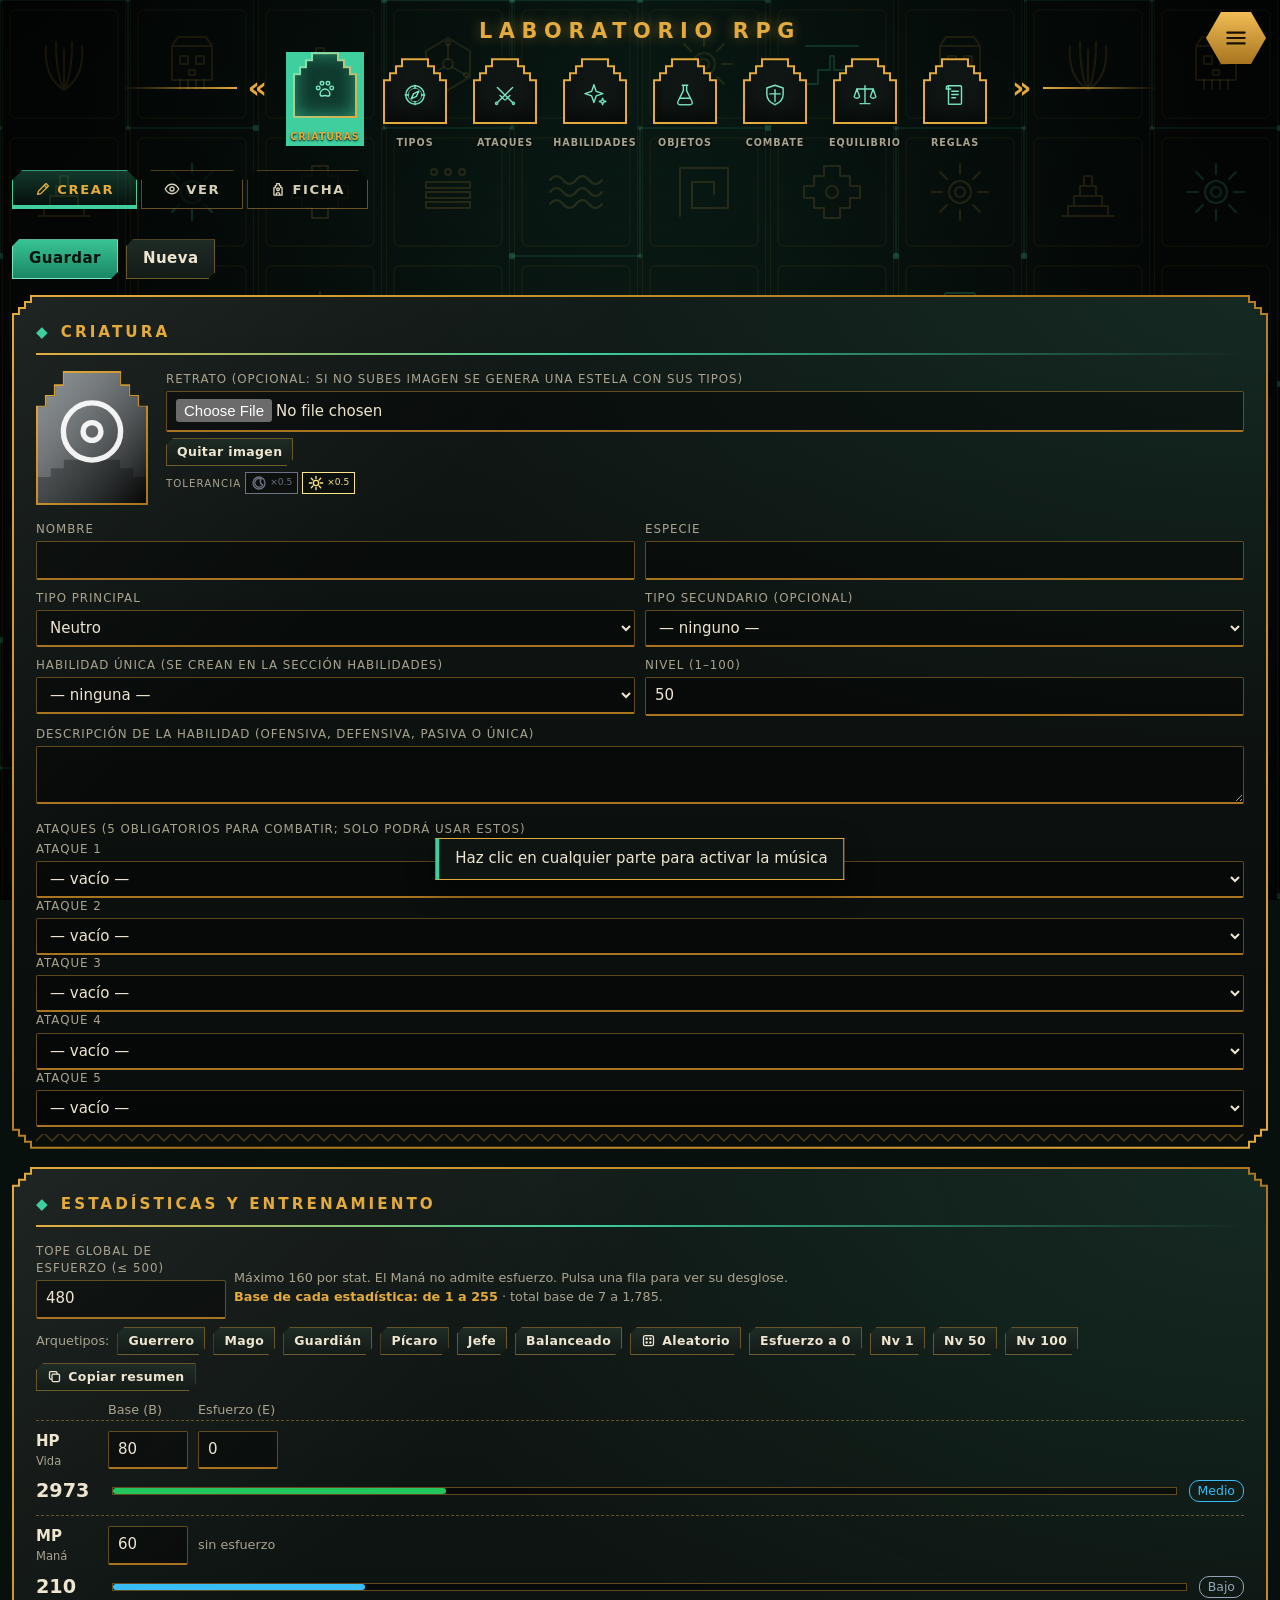
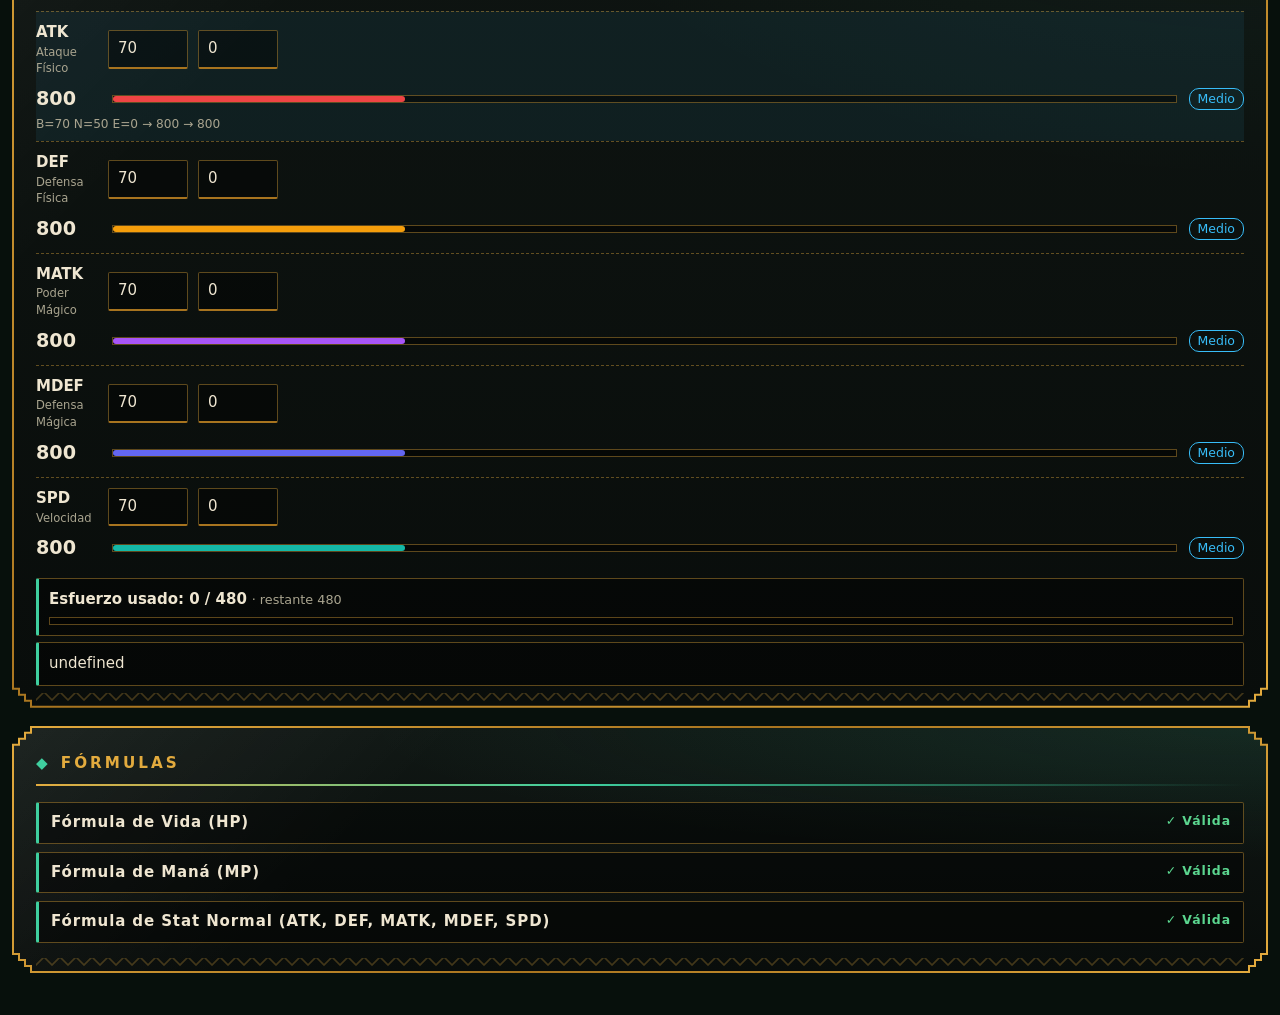
<file: laboratorio/index.html>
<!DOCTYPE html>
<html lang="es">
<head>
<meta charset="utf-8">
<meta name="viewport" content="width=device-width, initial-scale=1, viewport-fit=cover">
<title>Laboratorio RPG</title>
<meta name="description" content="Laboratorio de diseño y pruebas para un RPG por turnos 3v3: criaturas, ataques, habilidades, tipos, simulador de combate y equilibrio.">
<link rel="icon" href="data:image/svg+xml,%3Csvg xmlns='http://www.w3.org/2000/svg' viewBox='0 0 64 64'%3E%3Crect width='64' height='64' rx='12' fill='%23071a14'/%3E%3Cpath d='M32 8l20 12v24L32 56 12 44V20z' fill='none' stroke='%23e0a526' stroke-width='4'/%3E%3Ccircle cx='32' cy='32' r='7' fill='%2322c55e'/%3E%3C/svg%3E">
<link rel="stylesheet" href="../assets/css/laboratorio/base.css">
<link rel="stylesheet" href="../assets/css/laboratorio/tema.css">
<link rel="stylesheet" href="../assets/css/laboratorio/ajustes.css">
<script>try{var t=localStorage.getItem('rpg_tema');if(!t)t='dark';document.documentElement.dataset.theme=t}catch(e){document.documentElement.dataset.theme='light'}try{var v=JSON.parse(localStorage.getItem('rpg_vol')||'null');window.rpgVol={mus:v&&v.mus!=null?v.mus:.45,sfx:v&&v.sfx!=null?v.sfx:.5}}catch(e){window.rpgVol={mus:.45,sfx:.5}}</script>

</head>
<body>
<svg width="0" height="0" style="position:absolute" aria-hidden="true"><filter id="rasgado" x="-3%" y="-3%" width="106%" height="106%"><feTurbulence type="fractalNoise" baseFrequency=".035" numOctaves="4" seed="3" result="t"/><feDisplacementMap in="SourceGraphic" in2="t" scale="10" xChannelSelector="R" yChannelSelector="G"/></filter></svg>

<header>
  <h1>Laboratorio RPG</h1>
  <nav id='nav' aria-label='Secciones'><button>1 · Criaturas</button><button>2 · Tipos</button><button>3 · Ataques</button><button>4 · Habilidades</button><button>5 · Objetos</button><button>6 · Combate</button><button>7 · Equilibrio</button><button>8 · Reglas</button></nav>
</header>
<main>
<div>
  <section>
    <h2>Criatura</h2>
    <div id="xret"><div id="xretv"></div><div style="flex:1;min-width:220px"><label for="xretf">Retrato (opcional: si no subes imagen se genera una estela con sus tipos)</label><input id="xretf" type="file" accept="image/*"><div class="row" style="margin-top:6px"><button id="xretq" class="sm" type="button">Quitar imagen</button></div><div id="xdef"></div></div></div>
    <div class="grid g2">
      <div><label for="nombre">Nombre</label><input id="nombre" maxlength="40"></div>
      <div><label for="especie">Especie</label><input id="especie" maxlength="40"></div>
      <div><label for="t1">Tipo principal</label><select id="t1"></select></div>
      <div><label for="t2">Tipo secundario (opcional)</label><select id="t2"></select></div>
      <div><label for="hab">Habilidad única (se crean en la sección Habilidades)</label><select id="hab"></select></div>
      <div><label for="nivel">Nivel (1–100)</label><input id="nivel" type="number" min="1" max="100"></div>
    </div>
    <div style="margin-top:10px"><label for="habd">Descripción de la habilidad (ofensiva, defensiva, pasiva o única)</label><textarea id="habd" rows="2"></textarea></div>
    <div style="margin-top:10px"><label>Ataques (5 obligatorios para combatir; solo podrá usar estos)</label><div id="mvs" class="gp"></div></div>
  </section>

  <section>
    <h2>Estadísticas y entrenamiento</h2>
    <div class="row" style="margin-bottom:8px">
      <div style="width:190px"><label for="cap">Tope global de esfuerzo (≤ 500)</label><input id="cap" type="number" min="0" max="500"></div>
      <p class="hint" style="flex:1;min-width:200px;margin:14px 0 0">Máximo 160 por stat. El Maná no admite esfuerzo. Pulsa una fila para ver su desglose.<br><b style="color:var(--oro)">Base de cada estadística: de 1 a 255</b> · total base de 7 a 1,785.</p>
    </div>
    <div id="xq" class="row" style="margin-bottom:10px"></div>
    <div class="stat hint" style="border:0;padding:0"><span></span><span>Base (B)</span><span>Esfuerzo (E)</span><span></span></div>
    <div id="stats"></div>
    <div id="tot" class="tot"></div>
    <div id="xsum" class="tot xsum"></div>
  </section>

  <section>
    <h2>Fórmulas</h2>
    <div id="forms"></div>
  </section>
</div>

<div>
  <section>
    <h2>Criaturas guardadas</h2><input id="lq" placeholder="Buscar por nombre, especie, tipo o habilidad…" aria-label="Buscar criatura" style="margin-bottom:10px">
    <div class="row" style="margin-bottom:10px">
      <button class="pri" id="save">Guardar</button>
      <button id="new">Nueva</button>
    </div>
    <div id="list"></div>
  </section>
  <section>
    <h2>Respaldo JSON</h2>
    <div class="row" style="margin-bottom:8px">
      <button id="exp">Exportar catálogo</button>
      <button id="imp" class="am">Importar texto</button>
      <button id="cpy">Copiar</button>
    </div>
    <textarea id="json" rows="6" placeholder="Pulsa «Exportar» para ver el catálogo aquí, o pega un JSON y pulsa «Importar»."></textarea>
    <div style="margin-top:8px"><label for="file">…o carga un archivo .json</label><input id="file" type="file" accept=".json,application/json"></div>
  </section>
</div>
<div id="xficha" class="hid"><section id="xfsec"></section></div>
</main>
<div class="f2"><section id="fase2">
<h2>Tabla de tipos</h2>
<div class="row">
  <button id="mreset" class="danger">Restablecer todo a ×1</button>
  <button id="mord">Restablecer orden</button>
  <input id="tn" placeholder="Nuevo tipo" maxlength="20" aria-label="Nombre del nuevo tipo" style="width:150px">
  <input id="tc" type="color" value="#38bdf8" aria-label="Color del tipo" style="width:44px;padding:2px">
  <button id="tadd" class="am">Añadir tipo</button>
</div>
<div class="row" style="margin-top:8px"><select id="xte" style="width:160px" aria-label="Tipo a editar"></select><input id="xtr" placeholder="Nuevo nombre" maxlength="20" style="width:150px" aria-label="Nuevo nombre"><input id="xtk" type="color" style="width:44px;padding:2px" aria-label="Color"><button id="xtapl">Renombrar / recolorear tipo</button></div>
<p class="hint">Filas = atacante, columnas = defensor. Arrastra las cabeceras para reordenar (en ordenador). Los cambios se guardan solos.</p>
<div class="lg"><span class="m2">×2 Súper eficaz</span><span class="m1">×1 Normal</span><span class="m05">×0.5 Poco eficaz</span><span class="m0">×0 Inmune</span></div>
<div class="mxw" id="mx"></div>
<h3>Consultor defensivo</h3>
<div class="grid g3"><div><label for="xcp">Tipo primario</label><select id="xcp"></select></div><div><label for="xcs">Tipo secundario</label><select id="xcs"></select></div><div><label for="xch">Habilidad (inmunidades y resistencias por tipo)</label><select id="xch"></select></div></div>
<div id="xcres"></div>
<h3>Cobertura ofensiva</h3>
<p class="hint">Selecciona tipos atacantes: contra cada defensor se usa el multiplicador más alto.</p>
<div id="xochips" class="row" style="margin-bottom:8px"></div><div id="xores"></div>
</section></div>
<div class='f2'><section id='fase3'>
<h2>Catálogo de ataques</h2>
<div class='f3'>
<div id='f3form'>
<div class='grid g2'>
<div><label for='an'>Nombre del ataque</label><input id='an' maxlength='40'></div>
<div><label for='at'>Tipo elemental</label><select id='at'></select></div>
<div><label for='amp'>Consumo de maná (MP)</label><input id='amp' type='number' min='0'></div>
<div><label for='apr'>Prioridad del ataque (−3 a +3)</label><input id='apr' type='number' min='-3' max='3' step='1'></div>
<div><label for='acr'>Índice de golpe crítico</label><select id='acr'><option value='bajo'>Bajo (5%)</option><option value='medio'>Medio (7,5%)</option><option value='alto'>Alto (12,5%)</option></select></div>
<div><label for='ac'>Categoría</label><select id='ac'><option value='fis'>Daño Físico (ATK vs DEF)</option><option value='mag'>Daño Mágico (MATK vs MDEF)</option><option value='est'>Estado (sin daño)</option></select></div>
<div id='rpot'><label for='ap'>Potencia base</label><input id='ap' type='number' min='1'></div>
<div><label for='aa'>Alcance</label><select id='aa'><option value='uni'>Objetivo único</option><option value='area'>Área (3 enemigos)</option></select></div>
<div id='raoe'><label for='aaoe'>Daño por objetivo con 2+ alcanzados (%)</label><input id='aaoe' type='number' min='1' max='100'></div>
</div>
<div id='rcon' style='margin:6px 0'><label style='display:flex;gap:8px;align-items:center;color:var(--tx);font-size:.9rem'><input type='checkbox' id='acon' style='width:auto'> Ataque por contacto (activa las habilidades de contacto del rival)</label></div>
<div id='rreb' class='fx'><div class='gp'>
<div><label for='rbn'>Daño de rebote</label><select id='rbn'><option value='0'>Sin rebote</option><option value='1'>1 objetivo extra</option><option value='2'>2 objetivos extra</option></select></div>
<div id='rb1w'><label for='rb1'>1.er rebote (%)</label><input id='rb1' type='number' min='1' max='100'></div>
<div id='rb2w'><label for='rb2'>2.º rebote (%)</label><input id='rb2' type='number' min='1' max='100'></div>
</div></div>
<div style='margin-top:10px'><label for='ad'>Descripción</label><textarea id='ad' rows='2'></textarea></div>
<h3>Efectos secundarios</h3>
<div class='row'><select id='fxk' style='width:auto;flex:1'></select><button id='fxadd' class='am'>Añadir efecto</button></div>
<div id='fxl'></div>
<div class='row' style='margin-top:12px'><button id='a3save' class='pri'>Guardar ataque</button><button id='a3new'>Nuevo</button></div>
</div>
<div>
<h3 style='margin-top:0'>Catálogo</h3>
<div class='grid g2' style='margin-bottom:10px'>
<input id='fq' placeholder='Buscar…' aria-label='Buscar ataque'>
<select id='fc' aria-label='Categoría'><option value=''>Todas las categorías</option><option value='fis'>Físico</option><option value='mag'>Mágico</option><option value='est'>Estado</option></select>
<select id='ft' aria-label='Tipo'></select>
<select id='fa' aria-label='Alcance'><option value=''>Cualquier alcance</option><option value='uni'>Único</option><option value='area'>Área</option></select>
</div>
<div id='l3'></div>
<h3>Respaldo JSON</h3>
<div class='row' style='margin-bottom:8px'><button id='e3'>Exportar</button><button id='i3' class='am'>Importar texto</button><button id='c3'>Copiar</button></div>
<textarea id='j3' rows='5' placeholder='Pulsa «Exportar» o pega aquí un JSON y pulsa «Importar texto».'></textarea>
<div style='margin-top:8px'><label for='f3file'>…o carga un archivo .json</label><input id='f3file' type='file' accept='.json,application/json'></div>
</div>
</div>
</section></div>
<div class='f2'><section id='fase7'>
<h2>Objetos</h2>
<p class='hint'>Catálogo único de objetos. En el simulador, los pasivos y ofensivos se equipan a cada criatura y los consumibles viven en la mochila de cada jugador. Todo es editable y se guarda solo.</p>
<div class='sb' id='xosb'><button data-c='act' class='on'>Activos</button><button data-c='pas'>Pasivos</button></div>
<div id='xolist'></div><div id='xoform'></div>
<div class='row' style='margin-top:16px'><button id='xoreset' class='danger'>Restablecer objetos predeterminados</button></div>
</section></div>
<div class='f2'><section id='fase4'>
<h2>Simulador de combate 3v3</h2>
<div id='setup4'>
<div class='row' style='margin-bottom:10px'><div style='width:230px'><label for='w4'>Clima inicial</label><select id='w4'></select></div><div style='width:190px'><label for='xseed'>Semilla (vacía = aleatoria)</label><input id='xseed' maxlength='40' placeholder='ej. 1234'></div><button id='xseedr' title='Semilla aleatoria' aria-label='Semilla aleatoria'><i class='ic ic-dado' style='margin:0'></i></button><button id='r4'>Actualizar criaturas</button><button id='go4' class='pri'>Iniciar combate</button></div>
<div class='row' style='margin-bottom:10px'><div style='flex:1;min-width:170px'><label for='pn0'>Nombre del Jugador 1</label><input id='pn0' maxlength='20' placeholder='Jugador 1'></div><div style='flex:1;min-width:170px'><label for='pn1'>Nombre del Jugador 2</label><input id='pn1' maxlength='20' placeholder='Jugador 2'></div><div style='width:250px'><label for='vs4'>Modo</label><select id='vs4'><option value='pvp'>Dos jugadores</option><option value='cpu'>Jugador 1 contra la máquina</option></select></div><div id='polw' style='width:260px' class='hid'><label for='pol4'>Estrategia de la máquina</label><select id='pol4'><option value='in'>Inteligente</option><option value='gr'>Voraz</option><option value='al'>Aleatoria</option></select></div></div>
<p class='hint'>Elige hasta 6 criaturas por jugador; las 3 primeras salen al campo. Cada una lleva un objeto pasivo y uno ofensivo. Las criaturas y ataques vienen de las fases 1 y 3.</p>
<div class='arena' id='sl4'></div>
<h3>Equipos guardados</h3>
<p class='hint'>Guarda la formación de un jugador (criaturas, objetos y ataques elegidos) con un nombre y cárgala después en cualquiera de los dos lados.</p>
<div class='row' style='margin-bottom:8px'><input id='eqn' placeholder='Nombre del equipo' maxlength='40' style='flex:1;min-width:180px'><button id='eqs0'>Guardar Jugador 1</button><button id='eqs1'>Guardar Jugador 2</button></div><div id='eql'></div>
<h3>Combates guardados</h3><div id='cbl'></div>
<h3>Configuración JSON</h3>
<div class='row' style='margin-bottom:8px'><button id='e4'>Exportar</button><button id='i4' class='am'>Importar texto</button><button id='c4'>Copiar</button></div>
<textarea id='j4' rows='4' placeholder='Pulsa «Exportar» o pega aquí una configuración y pulsa «Importar texto».'></textarea>
<div style='margin-top:8px'><label for='f4file'>…o carga un archivo .json</label><input id='f4file' type='file' accept='.json,application/json'></div>
<h3>Replay y pruebas de regresión</h3>
<p class='hint'>Un replay guarda la semilla, los equipos y las acciones de cada turno. Reproducirlo debe dar exactamente el mismo resultado: sirve para comprobar que editar datos no rompió nada y, más adelante, que la versión de C# coincide.</p>
<textarea id='xrp' rows='4' placeholder='Termina un combate y pulsa «Copiar replay», o pega aquí un replay.'></textarea>
<div class='row' style='margin-top:8px'><button id='xrrun' class='am'>Reproducir replay</button></div><div id='xrres' class='hint'></div>
</div>
<div id='bt4' class='hid'>
<div class='row' style='margin-bottom:10px'><div style='width:230px'><label for='w4b'>Clima activo</label><select id='w4b'></select></div><div style='width:170px'><label for='vel4'>Velocidad de animación</label><select id='vel4'><option value='lento'>Lenta</option><option value='normal'>Normal</option><option value='rapido'>Rápida</option><option value='ins'>Instantánea</option></select></div><button id='run4' class='am'>Ejecutar turno</button><span id='tmr4' class='hint' aria-live='off'></span><button id='auto4' title='La IA inteligente juega por ti hasta que caiga una criatura'>Avanzar hasta un KO</button><button id='undo4' title='Vuelve al inicio del último turno para elegir otras órdenes'>Deshacer turno</button><label class='stp'><input type='checkbox' id='step4'> Paso a paso</label><button id='next4' class='am hid'>Siguiente ▸</button><button id='end4'>Terminar combate</button><button id='xrcp'>Copiar replay</button></div><div class='row' style='margin-bottom:10px'><input id='svn' placeholder='Nombre para guardar este combate' maxlength='40' style='flex:1;min-width:200px'><button id='sv4'>Guardar combate</button></div>
<div id='arv' class='arv'><div class='ars j1'><h4 id='an0'>Jugador 1</h4><div id='sl0' class='asl'></div><div id='bn0' class='abn'></div></div><div id='arc' class='arc'></div><div class='ars j2'><h4 id='an1'>Jugador 2</h4><div id='sl1' class='asl'></div><div id='bn1' class='abn'></div></div></div>
<div class='msgw'><div id='msg4' class='msg'></div><button id='skip4' class='sm hid'>Saltar</button></div>
<div id='ordbar' class='ordb'></div>
<div id='ords4'><div class='arena'><div id='ar0'></div><div id='ar1'></div></div></div>
<details id='insp' style='margin-top:10px'><summary>Inspector de cálculo</summary><div class='row' style='margin:8px 0'><div style='width:220px'><label for='insf'>Mostrar</label><select id='insf'><option value='last'>Último turno</option><option value='all'>Todos los turnos</option></select></div></div><div id='insl'></div></details>
<div id='intro4'></div>
<div id='fin4' class='fin hid'><div class='fbox'><h2 id='fin4t'></h2><p id='fin4s' class='hint'></p><div class='row' style='justify-content:center;margin-top:14px'><button id='fin4c'>Ver arena</button><button id='fin4e' class='am'>Terminar combate</button></div></div></div>
<details style='margin-top:10px'><summary>Registro detallado</summary><div id='lg4' class='log'></div></details>
</div>
</section></div>
<div class='f2'><section id='fase5'>
<h2>Habilidades</h2>
<div class='f3'>
<div id='f5form'>
<div class='grid g2'>
<div><label for='hn'>Nombre de la habilidad</label><input id='hn' maxlength='40'></div>
<div><label for='hd'>Descripción (opcional; si la dejas vacía se genera sola)</label><input id='hd' maxlength='160'></div>
</div>
<h3>Efectos</h3>
<div class='row'><select id='hk' style='width:auto;flex:1'></select><button id='hadd' class='am'>Añadir efecto</button></div>
<div id='hfl'></div>
<div class='row' style='margin-top:12px'><button id='hsave' class='pri'>Guardar habilidad</button><button id='hnew'>Nueva</button></div>
</div>
<div>
<h3 style='margin-top:0'>Catálogo</h3>
<input id='hq' placeholder='Buscar habilidad…' aria-label='Buscar habilidad' style='margin-bottom:10px'><div id='hl'></div>
<h3>Respaldo JSON</h3>
<div class='row' style='margin-bottom:8px'><button id='he'>Exportar</button><button id='hi' class='am'>Importar texto</button><button id='hc'>Copiar</button></div>
<textarea id='hj' rows='4' placeholder='Pulsa «Exportar» o pega aquí un JSON y pulsa «Importar texto».'></textarea>
<div style='margin-top:8px'><label for='hfile'>…o carga un archivo .json</label><input id='hfile' type='file' accept='.json,application/json'></div>
</div>
</div>
</section></div>
<div class='f2'><section id='fase8'>
<h2>Equilibrio</h2>
<p class='hint'>Herramientas para equilibrar el juego con exactamente las mismas reglas del simulador de combate.</p>
<div class='sb' id='xesb'><button data-c='calc' class='on'>Calculadora de daño</button><button data-c='sim'>Simulación masiva</button></div>
<div id='xecalc'></div><div id='xesim' class='hid'></div>
</section></div>
<div class='f2'><section id='fase6'>
<h2>Reglas del juego y proyecto</h2>
<p class='hint'>Climas, estados, objetos, mochila, rangos, límites y fórmulas por defecto son datos editables (JSON validado). Los cambios se guardan solos y afectan a todo el laboratorio.</p>
<div id='xrules'></div>
<h3>Validador de datos</h3>
<p class='hint'>Revisa referencias rotas, duplicados, fórmulas inválidas y datos incompletos en todo el proyecto.</p>
<div class='row' style='margin-bottom:8px'><button id='xvr' class='pri'>Validar todo</button><span id='xvs' class='hint'></span></div><div id='xvl'></div>
<h3>Proyecto completo</h3>
<div class='row' style='margin-bottom:8px'><button id='xe'>Exportar todo</button><button id='xu' class='am'>Exportar para Unity (v3)</button><button id='xc'>Copiar</button><button id='xi' class='am'>Importar todo</button><button id='xdemo' class='am' title='Sustituye criaturas, ataques y habilidades por un conjunto de pruebas'>Cargar datos de prueba</button><button id='xr' class='danger'>Restablecer proyecto</button></div>
<textarea id='xj' rows='6' placeholder='Exporta criaturas, ataques, habilidades, tipos, reglas y configuración de combate en un solo JSON.'></textarea>
<div style='margin-top:8px'><label for='xfile'>…o carga un archivo .json</label><input id='xfile' type='file' accept='.json,application/json'></div>
</section></div>
<div id="xfab"><button id="xmenu" class="hexb" type="button" aria-label="Ajustes" aria-haspopup="dialog" aria-expanded="false" title="Ajustes"><i class="ic ic-menu"></i></button></div>
<div id="xscrim"></div>
<aside id="xset" role="dialog" aria-modal="true" aria-labelledby="xsett"><div class="xsin">
<div class="xsh"><h2 id="xsett">Ajustes</h2><button id="xsx" class="hexb sm" type="button" aria-label="Cerrar ajustes"><i class="ic ic-x"></i></button></div>
<div class="srow"><div class="sl"><b>Tema</b><small id="xz_t"></small></div><button id="xtema" class="hexb" type="button" aria-label="Cambiar tema"></button></div>
<div class="srow"><div class="sl"><b>Música</b><small id="xz_m"></small><input type="range" id="xv_m" min="0" max="100" aria-label="Volumen de la música"></div><button id="xmus" class="hexb" type="button" aria-pressed="false" aria-label="Música"><i class="ic ic-nota"></i></button></div>
<div class="srow"><div class="sl"><b>Efectos de sonido</b><small id="xz_s"></small><input type="range" id="xv_s" min="0" max="100" aria-label="Volumen de los efectos"></div><button id="xsfx" class="hexb" type="button" aria-pressed="true" aria-label="Efectos de sonido"><i class="ic ic-vol"></i></button></div>
<div class="srow"><div class="sl"><b>Reducir animaciones</b><small id="xz_a"></small></div><button id="xan" class="hexb" type="button" aria-pressed="false" aria-label="Reducir animaciones"><i class="ic ic-pausa"></i></button></div>
<div class="srow"><div class="sl"><b>Pantalla completa</b><small id="xz_f"></small></div><button id="xfs" class="hexb" type="button" aria-pressed="false" aria-label="Pantalla completa"><i class="ic ic-full"></i></button></div>
<p class="xsnota">Los ajustes se guardan en este navegador. Pulsa Esc para cerrar.</p>
</div></aside>
<audio id="xbgm" loop preload="auto"></audio>
<div id="toast" role="status"></div>

<script type="module" src="../assets/js/laboratorio/principal.js"></script>
</body>

</html>
</file>
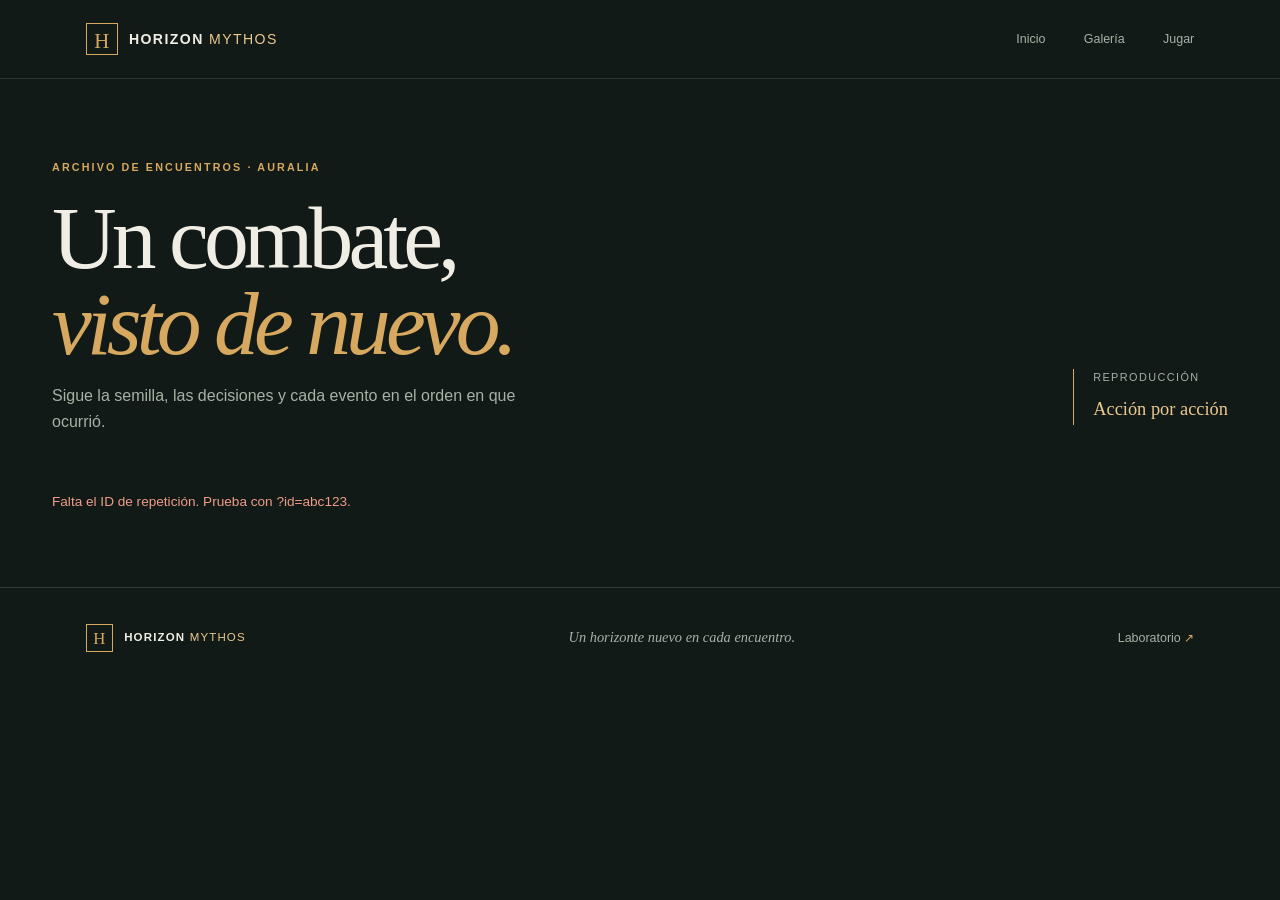
<file: repeticiones/index.html>
<!doctype html>
<html lang="es">
<head>
  <meta charset="utf-8">
  <meta name="viewport" content="width=device-width, initial-scale=1">
  <meta name="theme-color" content="#111a17">
  <meta name="description" content="Reproduce encuentros de Horizon Mythos y revisa sus acciones y eventos.">
  <link rel="icon" type="image/svg+xml" href="../assets/img/favicon.svg">
  <link rel="stylesheet" href="../assets/css/base.css">
  <link rel="stylesheet" href="../assets/css/tema.css">
  <link rel="stylesheet" href="../assets/css/componentes.css">
  <link rel="stylesheet" href="./repeticiones.css">
  <title>Repeticiones — Horizon Mythos</title>
</head>
<body>
  <a class="salto-contenido" href="#contenido">Saltar al contenido</a>
  <header class="cabecera cabecera-repeticiones">
    <a class="marca" href="../index.html" aria-label="Horizon Mythos, inicio">
      <span class="marca-simbolo" aria-hidden="true">H</span>
      <span class="marca-texto">Horizon <span>Mythos</span></span>
    </a>
    <nav class="navegacion" aria-label="Navegación principal">
      <a href="../index.html">Inicio</a>
      <a href="../galeria/">Galería</a>
      <a href="../jugar/">Jugar</a>
    </nav>
  </header>

  <main id="contenido">
    <section class="repeticion-portada" aria-labelledby="titulo-repeticiones">
      <div>
        <p class="sobretitulo">Archivo de encuentros · Auralia</p>
        <h1 id="titulo-repeticiones">Un combate,<br><em>visto de nuevo.</em></h1>
        <p class="introduccion-repeticion">Sigue la semilla, las decisiones y cada evento en el orden en que ocurrió.</p>
      </div>
      <p class="folio-repeticion">Reproducción<br><strong>Acción por acción</strong></p>
    </section>

    <p class="estado-carga" id="estado-carga" role="status" aria-live="polite">Buscando repetición…</p>

    <section class="visor-repeticion" id="visor-repeticion" aria-labelledby="nombre-repeticion" hidden>
      <header class="visor-cabecera">
        <div>
          <p class="sobretitulo">Registro compartido</p>
          <h2 id="nombre-repeticion">Repetición</h2>
        </div>
        <p class="id-repeticion" id="id-repeticion"></p>
      </header>

      <dl class="datos-repeticion">
        <div><dt>Semilla</dt><dd id="semilla-repeticion">—</dd></div>
        <div><dt>Formato</dt><dd id="formato-repeticion">—</dd></div>
        <div><dt>Acciones</dt><dd id="cantidad-acciones">—</dd></div>
        <div><dt>Eventos</dt><dd id="cantidad-eventos">—</dd></div>
      </dl>

      <section class="equipos-repeticion" aria-label="Equipos del encuentro">
        <section class="bando" aria-labelledby="nombre-jugador">
          <div class="bando-cabecera"><h3 id="nombre-jugador">Equipo A</h3><span>JUGADOR</span></div>
          <div class="lista-unidades" id="equipo-jugador"></div>
        </section>
        <section class="bando" aria-labelledby="nombre-rival">
          <div class="bando-cabecera"><h3 id="nombre-rival">Equipo B</h3><span>RIVAL</span></div>
          <div class="lista-unidades" id="equipo-rival"></div>
        </section>
      </section>

      <section class="reproductor" aria-label="Controles de reproducción">
        <div class="controles-reproduccion">
          <button type="button" class="accion-boton accion-principal" id="reproducir" disabled>Reproducir</button>
          <button type="button" class="accion-boton" id="pausar" disabled>Pausar</button>
          <button type="button" class="accion-boton" id="siguiente-evento" disabled>Siguiente evento</button>
          <button type="button" class="accion-boton" id="reiniciar" disabled>Reiniciar</button>
          <label class="selector-velocidad" for="velocidad-reproduccion">
            Velocidad
            <select id="velocidad-reproduccion" aria-label="Velocidad de reproducción">
              <option value="1">1×</option>
              <option value="2">2×</option>
              <option value="4">4×</option>
            </select>
          </label>
        </div>
        <div class="progreso-reproduccion">
          <progress id="progreso-repeticion" max="1" value="0" aria-label="Progreso de la repetición"></progress>
          <span id="contador-evento">0 / 0</span>
        </div>
        <p class="estado-reproduccion" id="estado-reproduccion" aria-live="polite">Lista para reproducir.</p>
      </section>

      <div class="detalle-repeticion">
        <section class="evento-actual" aria-labelledby="titulo-evento-actual">
          <p class="sobretitulo" id="titulo-evento-actual">Evento actual</p>
          <p id="texto-evento-actual">Pulsa reproducir o avanza un evento.</p>
        </section>
        <section class="acciones-repeticion" aria-labelledby="titulo-acciones">
          <div class="registro-cabecera">
            <h3 id="titulo-acciones">Acciones registradas</h3>
            <span>Orden original</span>
          </div>
          <ol id="lista-acciones"></ol>
        </section>
      </div>

      <section class="registro-panel" aria-labelledby="titulo-registro">
        <div class="registro-cabecera">
          <h3 id="titulo-registro">Registro de eventos</h3>
          <span>Los eventos aparecen al reproducirse</span>
        </div>
        <ol class="registro-combate" id="registro-combate" aria-live="polite" aria-relevant="additions"></ol>
      </section>
    </section>
  </main>

  <footer class="pie pie-repeticiones">
    <a class="marca marca-pie" href="../index.html"><span class="marca-simbolo" aria-hidden="true">H</span><span class="marca-texto">Horizon <span>Mythos</span></span></a>
    <p>Un horizonte nuevo en cada encuentro.</p>
    <a href="../laboratorio/">Laboratorio <span aria-hidden="true">↗</span></a>
  </footer>

  <script type="module" src="./repeticion.js"></script>
</body>
</html>
</file>
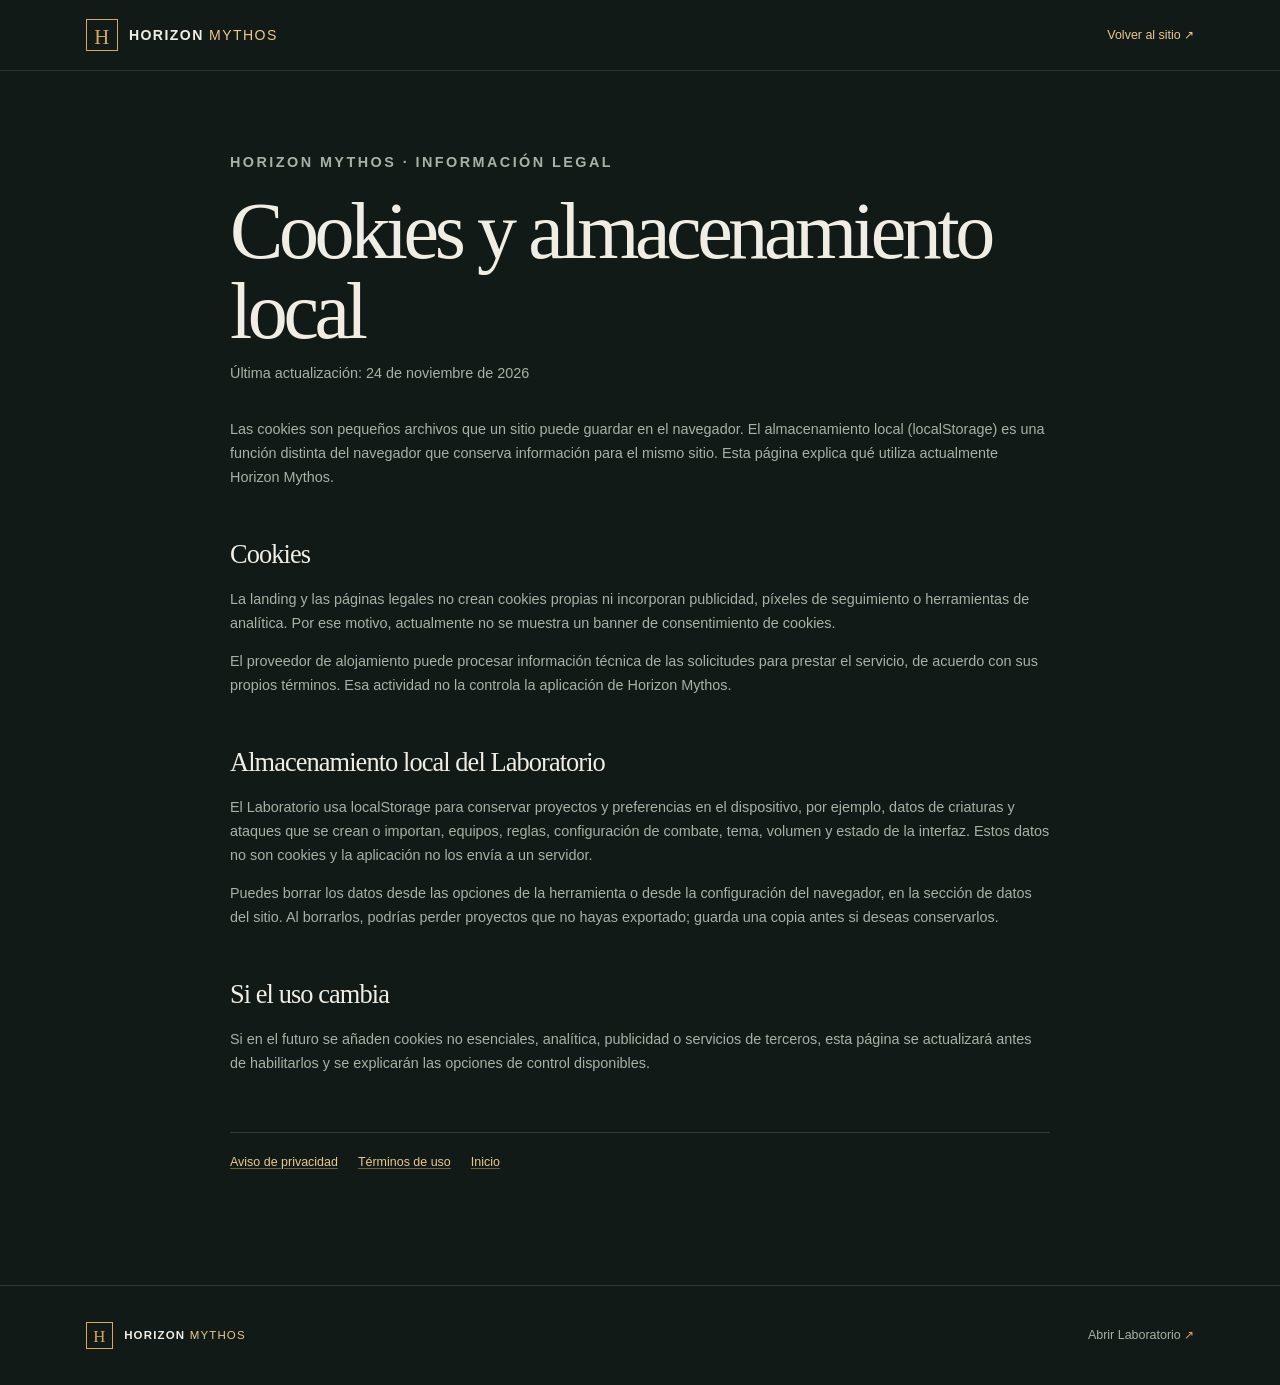
<file: legal/cookies.html>
<!doctype html>
<html lang="es">
<head>
  <meta charset="utf-8">
  <meta name="viewport" content="width=device-width, initial-scale=1">
  <meta name="theme-color" content="#111a17">
  <meta name="description" content="Información sobre cookies y almacenamiento local en Horizon Mythos.">
  <link rel="icon" href="data:,">
  <title>Cookies y almacenamiento local — Horizon Mythos</title>
  <link rel="stylesheet" href="../assets/css/base.css">
  <link rel="stylesheet" href="../assets/css/tema.css">
  <link rel="stylesheet" href="../assets/css/componentes.css">
  <link rel="stylesheet" href="estilos.css">
</head>
<body>
  <a class="salto-contenido" href="#contenido">Saltar al contenido</a>
  <header class="cabecera legal-cabecera">
    <a class="marca" href="../index.html" aria-label="Horizon Mythos, inicio">
      <span class="marca-simbolo" aria-hidden="true">H</span>
      <span class="marca-texto">Horizon <span>Mythos</span></span>
    </a>
    <a class="enlace-regreso" href="../index.html">Volver al sitio <span aria-hidden="true">↗</span></a>
  </header>

  <main class="legal-contenido" id="contenido">
    <p class="legal-ruta">Horizon Mythos · Información legal</p>
    <h1>Cookies y almacenamiento local</h1>
    <p class="legal-fecha">Última actualización: 24 de noviembre de 2026</p>
    <p>Las cookies son pequeños archivos que un sitio puede guardar en el navegador. El almacenamiento local (localStorage) es una función distinta del navegador que conserva información para el mismo sitio. Esta página explica qué utiliza actualmente Horizon Mythos.</p>

    <h2>Cookies</h2>
    <p>La landing y las páginas legales no crean cookies propias ni incorporan publicidad, píxeles de seguimiento o herramientas de analítica. Por ese motivo, actualmente no se muestra un banner de consentimiento de cookies.</p>
    <p>El proveedor de alojamiento puede procesar información técnica de las solicitudes para prestar el servicio, de acuerdo con sus propios términos. Esa actividad no la controla la aplicación de Horizon Mythos.</p>

    <h2>Almacenamiento local del Laboratorio</h2>
    <p>El Laboratorio usa localStorage para conservar proyectos y preferencias en el dispositivo, por ejemplo, datos de criaturas y ataques que se crean o importan, equipos, reglas, configuración de combate, tema, volumen y estado de la interfaz. Estos datos no son cookies y la aplicación no los envía a un servidor.</p>
    <p>Puedes borrar los datos desde las opciones de la herramienta o desde la configuración del navegador, en la sección de datos del sitio. Al borrarlos, podrías perder proyectos que no hayas exportado; guarda una copia antes si deseas conservarlos.</p>

    <h2>Si el uso cambia</h2>
    <p>Si en el futuro se añaden cookies no esenciales, analítica, publicidad o servicios de terceros, esta página se actualizará antes de habilitarlos y se explicarán las opciones de control disponibles.</p>

    <nav class="legal-enlaces" aria-label="Otras páginas legales">
      <a href="privacidad.html">Aviso de privacidad</a>
      <a href="terminos.html">Términos de uso</a>
      <a href="../index.html">Inicio</a>
    </nav>
  </main>

  <footer class="pie legal-pie">
    <a class="marca marca-pie" href="../index.html">
      <span class="marca-simbolo" aria-hidden="true">H</span>
      <span class="marca-texto">Horizon <span>Mythos</span></span>
    </a>
    <a href="../laboratorio/">Abrir Laboratorio <span aria-hidden="true">↗</span></a>
  </footer>
</body>
</html>
</file>
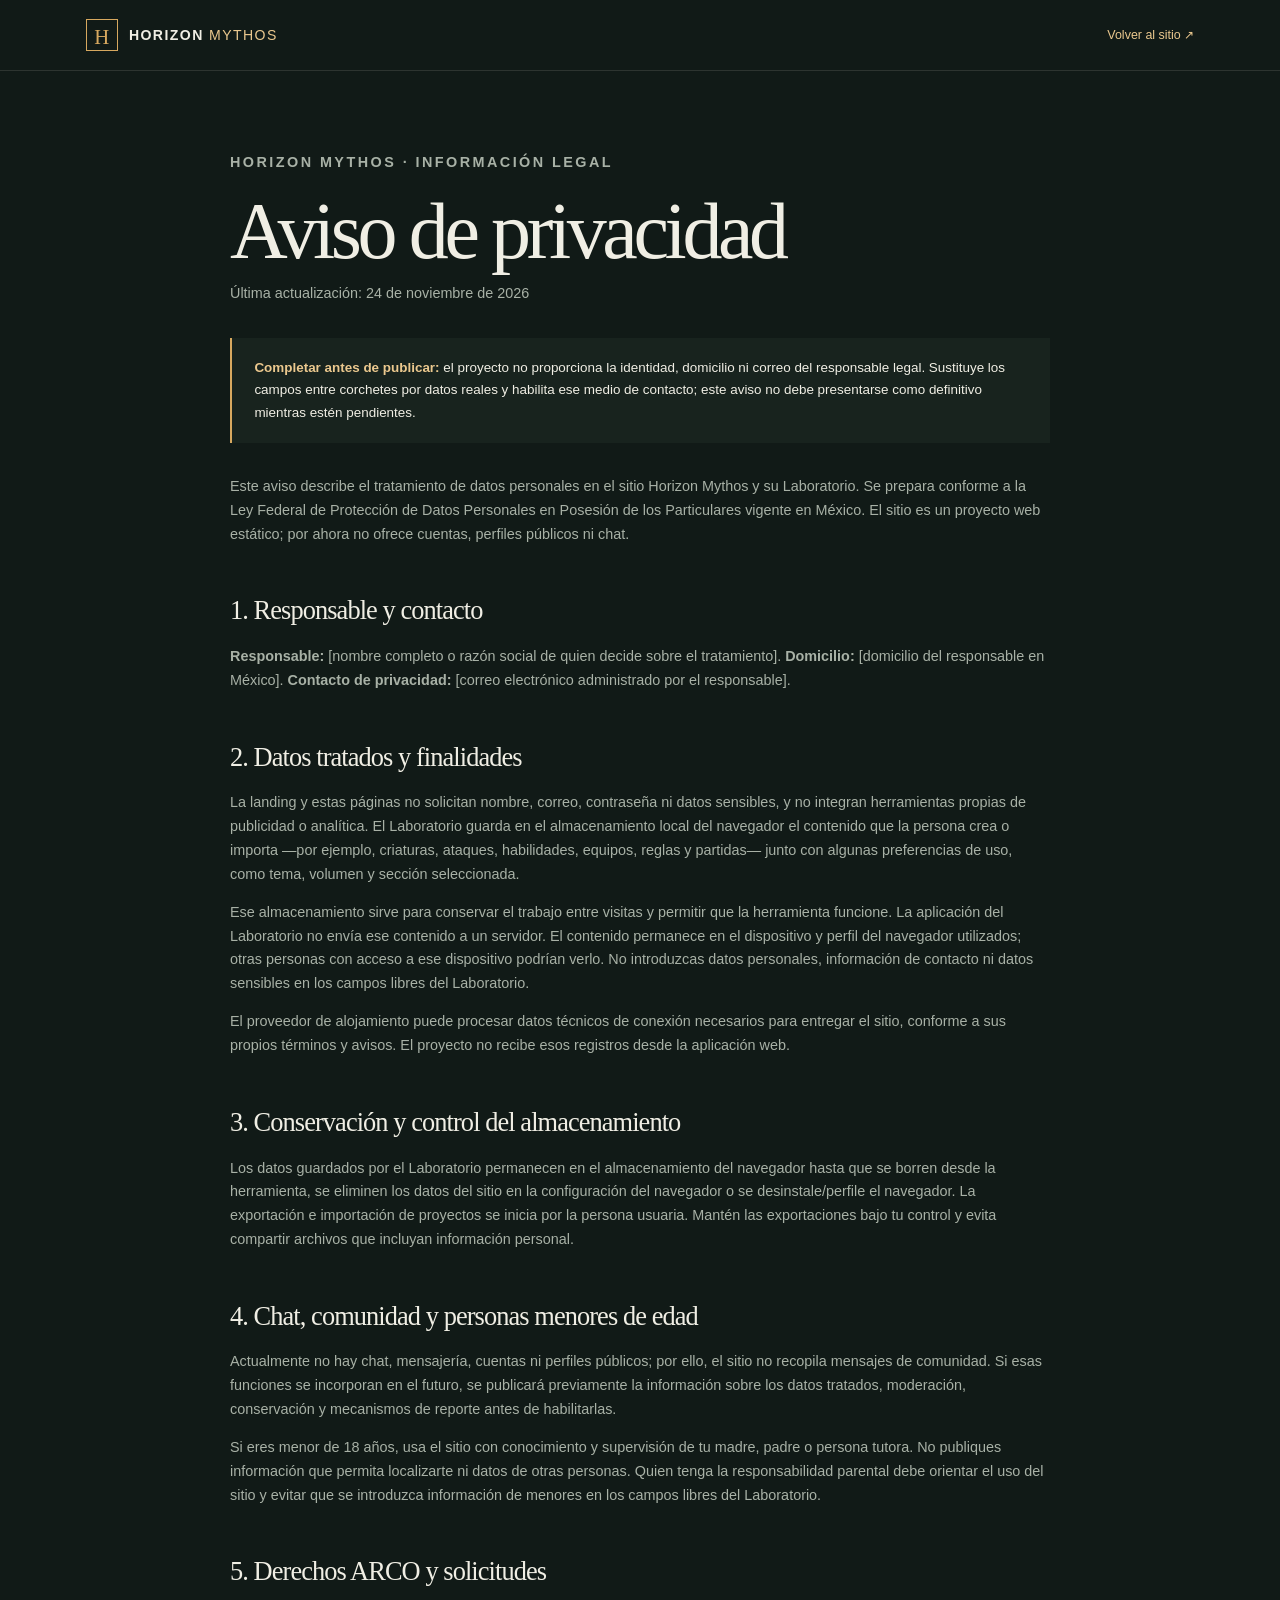
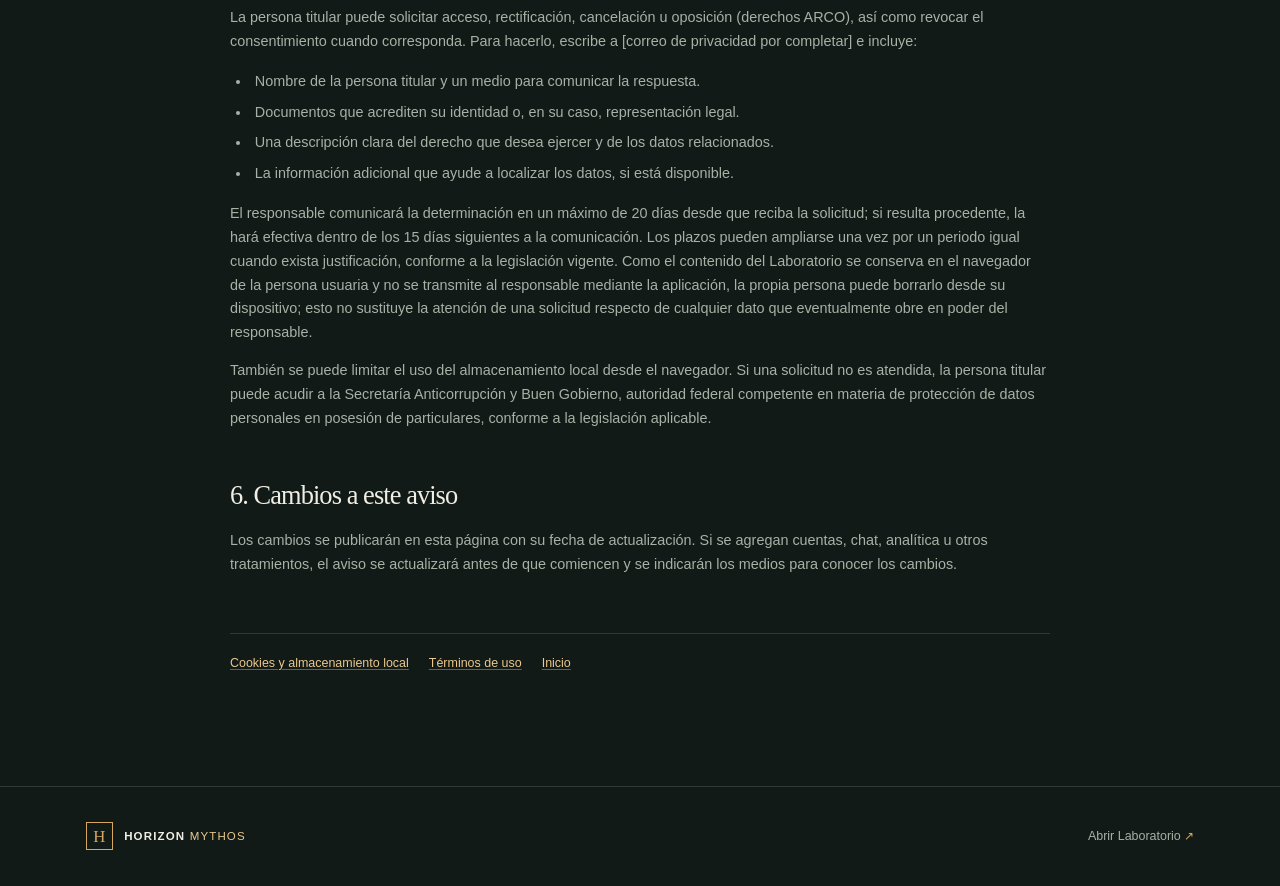
<file: legal/privacidad.html>
<!doctype html>
<html lang="es">
<head>
  <meta charset="utf-8">
  <meta name="viewport" content="width=device-width, initial-scale=1">
  <meta name="theme-color" content="#111a17">
  <meta name="description" content="Aviso de privacidad de Horizon Mythos y su Laboratorio.">
  <link rel="icon" href="data:,">
  <title>Aviso de privacidad — Horizon Mythos</title>
  <link rel="stylesheet" href="../assets/css/base.css">
  <link rel="stylesheet" href="../assets/css/tema.css">
  <link rel="stylesheet" href="../assets/css/componentes.css">
  <link rel="stylesheet" href="estilos.css">
</head>
<body>
  <a class="salto-contenido" href="#contenido">Saltar al contenido</a>
  <header class="cabecera legal-cabecera">
    <a class="marca" href="../index.html" aria-label="Horizon Mythos, inicio">
      <span class="marca-simbolo" aria-hidden="true">H</span>
      <span class="marca-texto">Horizon <span>Mythos</span></span>
    </a>
    <a class="enlace-regreso" href="../index.html">Volver al sitio <span aria-hidden="true">↗</span></a>
  </header>

  <main class="legal-contenido" id="contenido">
    <p class="legal-ruta">Horizon Mythos · Información legal</p>
    <h1>Aviso de privacidad</h1>
    <p class="legal-fecha">Última actualización: 24 de noviembre de 2026</p>
    <aside class="legal-aviso">
      <strong>Completar antes de publicar:</strong> el proyecto no proporciona la identidad, domicilio ni correo del responsable legal. Sustituye los campos entre corchetes por datos reales y habilita ese medio de contacto; este aviso no debe presentarse como definitivo mientras estén pendientes.
    </aside>

    <p>Este aviso describe el tratamiento de datos personales en el sitio Horizon Mythos y su Laboratorio. Se prepara conforme a la Ley Federal de Protección de Datos Personales en Posesión de los Particulares vigente en México. El sitio es un proyecto web estático; por ahora no ofrece cuentas, perfiles públicos ni chat.</p>

    <h2>1. Responsable y contacto</h2>
    <p><strong>Responsable:</strong> [nombre completo o razón social de quien decide sobre el tratamiento]. <strong>Domicilio:</strong> [domicilio del responsable en México]. <strong>Contacto de privacidad:</strong> [correo electrónico administrado por el responsable].</p>

    <h2>2. Datos tratados y finalidades</h2>
    <p>La landing y estas páginas no solicitan nombre, correo, contraseña ni datos sensibles, y no integran herramientas propias de publicidad o analítica. El Laboratorio guarda en el almacenamiento local del navegador el contenido que la persona crea o importa —por ejemplo, criaturas, ataques, habilidades, equipos, reglas y partidas— junto con algunas preferencias de uso, como tema, volumen y sección seleccionada.</p>
    <p>Ese almacenamiento sirve para conservar el trabajo entre visitas y permitir que la herramienta funcione. La aplicación del Laboratorio no envía ese contenido a un servidor. El contenido permanece en el dispositivo y perfil del navegador utilizados; otras personas con acceso a ese dispositivo podrían verlo. No introduzcas datos personales, información de contacto ni datos sensibles en los campos libres del Laboratorio.</p>
    <p>El proveedor de alojamiento puede procesar datos técnicos de conexión necesarios para entregar el sitio, conforme a sus propios términos y avisos. El proyecto no recibe esos registros desde la aplicación web.</p>

    <h2>3. Conservación y control del almacenamiento</h2>
    <p>Los datos guardados por el Laboratorio permanecen en el almacenamiento del navegador hasta que se borren desde la herramienta, se eliminen los datos del sitio en la configuración del navegador o se desinstale/perfile el navegador. La exportación e importación de proyectos se inicia por la persona usuaria. Mantén las exportaciones bajo tu control y evita compartir archivos que incluyan información personal.</p>

    <h2>4. Chat, comunidad y personas menores de edad</h2>
    <p>Actualmente no hay chat, mensajería, cuentas ni perfiles públicos; por ello, el sitio no recopila mensajes de comunidad. Si esas funciones se incorporan en el futuro, se publicará previamente la información sobre los datos tratados, moderación, conservación y mecanismos de reporte antes de habilitarlas.</p>
    <p>Si eres menor de 18 años, usa el sitio con conocimiento y supervisión de tu madre, padre o persona tutora. No publiques información que permita localizarte ni datos de otras personas. Quien tenga la responsabilidad parental debe orientar el uso del sitio y evitar que se introduzca información de menores en los campos libres del Laboratorio.</p>

    <h2>5. Derechos ARCO y solicitudes</h2>
    <p>La persona titular puede solicitar acceso, rectificación, cancelación u oposición (derechos ARCO), así como revocar el consentimiento cuando corresponda. Para hacerlo, escribe a [correo de privacidad por completar] e incluye:</p>
    <ul>
      <li>Nombre de la persona titular y un medio para comunicar la respuesta.</li>
      <li>Documentos que acrediten su identidad o, en su caso, representación legal.</li>
      <li>Una descripción clara del derecho que desea ejercer y de los datos relacionados.</li>
      <li>La información adicional que ayude a localizar los datos, si está disponible.</li>
    </ul>
    <p>El responsable comunicará la determinación en un máximo de 20 días desde que reciba la solicitud; si resulta procedente, la hará efectiva dentro de los 15 días siguientes a la comunicación. Los plazos pueden ampliarse una vez por un periodo igual cuando exista justificación, conforme a la legislación vigente. Como el contenido del Laboratorio se conserva en el navegador de la persona usuaria y no se transmite al responsable mediante la aplicación, la propia persona puede borrarlo desde su dispositivo; esto no sustituye la atención de una solicitud respecto de cualquier dato que eventualmente obre en poder del responsable.</p>
    <p>También se puede limitar el uso del almacenamiento local desde el navegador. Si una solicitud no es atendida, la persona titular puede acudir a la Secretaría Anticorrupción y Buen Gobierno, autoridad federal competente en materia de protección de datos personales en posesión de particulares, conforme a la legislación aplicable.</p>

    <h2>6. Cambios a este aviso</h2>
    <p>Los cambios se publicarán en esta página con su fecha de actualización. Si se agregan cuentas, chat, analítica u otros tratamientos, el aviso se actualizará antes de que comiencen y se indicarán los medios para conocer los cambios.</p>

    <nav class="legal-enlaces" aria-label="Otras páginas legales">
      <a href="cookies.html">Cookies y almacenamiento local</a>
      <a href="terminos.html">Términos de uso</a>
      <a href="../index.html">Inicio</a>
    </nav>
  </main>

  <footer class="pie legal-pie">
    <a class="marca marca-pie" href="../index.html">
      <span class="marca-simbolo" aria-hidden="true">H</span>
      <span class="marca-texto">Horizon <span>Mythos</span></span>
    </a>
    <a href="../laboratorio/">Abrir Laboratorio <span aria-hidden="true">↗</span></a>
  </footer>
</body>
</html>
</file>
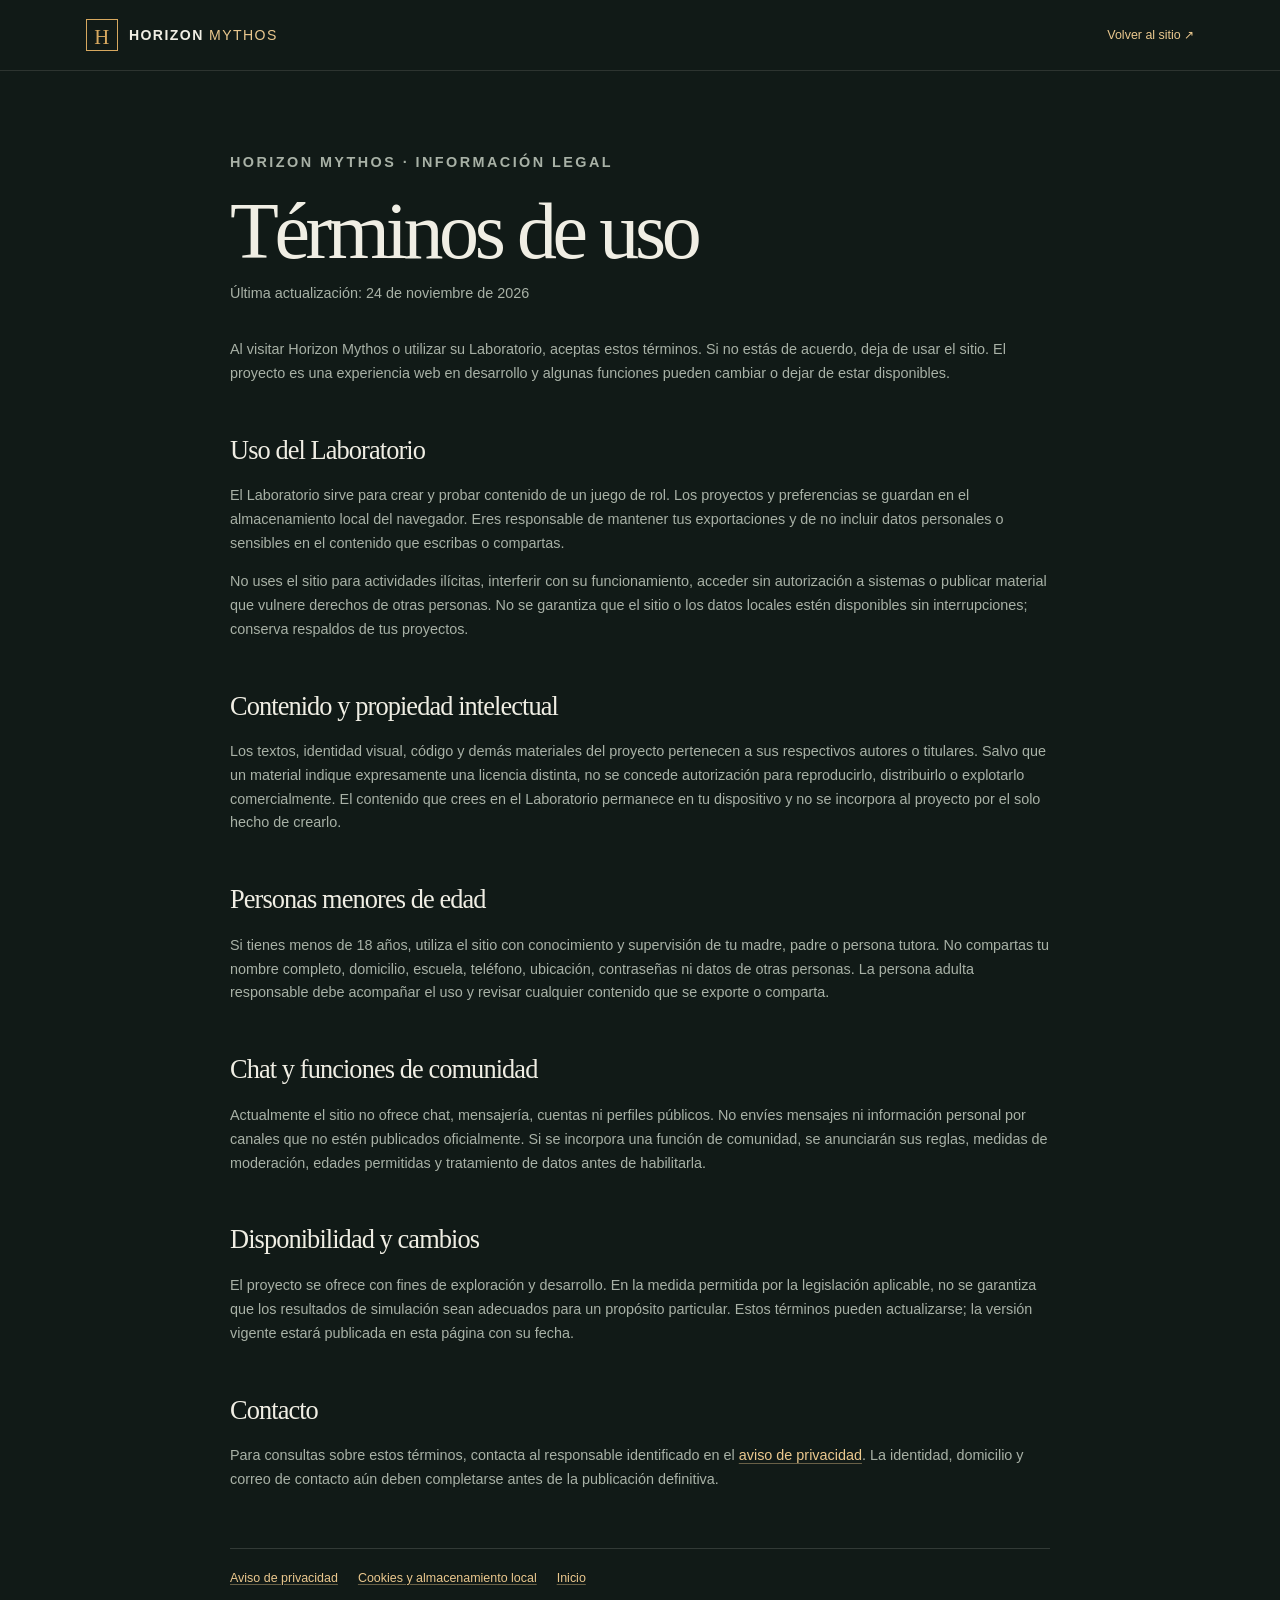
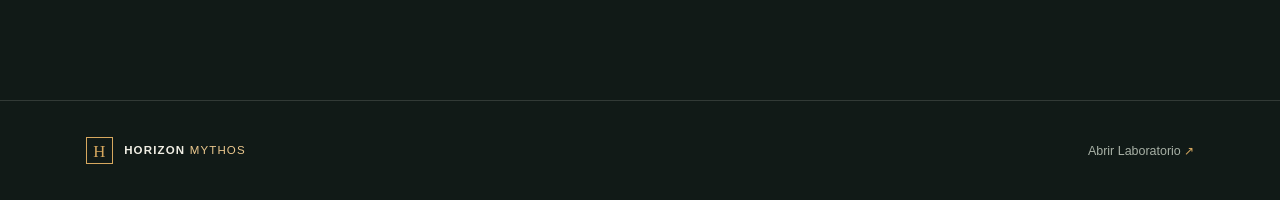
<file: legal/terminos.html>
<!doctype html>
<html lang="es">
<head>
  <meta charset="utf-8">
  <meta name="viewport" content="width=device-width, initial-scale=1">
  <meta name="theme-color" content="#111a17">
  <meta name="description" content="Términos para el uso de Horizon Mythos y su Laboratorio.">
  <link rel="icon" href="data:,">
  <title>Términos de uso — Horizon Mythos</title>
  <link rel="stylesheet" href="../assets/css/base.css">
  <link rel="stylesheet" href="../assets/css/tema.css">
  <link rel="stylesheet" href="../assets/css/componentes.css">
  <link rel="stylesheet" href="estilos.css">
</head>
<body>
  <a class="salto-contenido" href="#contenido">Saltar al contenido</a>
  <header class="cabecera legal-cabecera">
    <a class="marca" href="../index.html" aria-label="Horizon Mythos, inicio">
      <span class="marca-simbolo" aria-hidden="true">H</span>
      <span class="marca-texto">Horizon <span>Mythos</span></span>
    </a>
    <a class="enlace-regreso" href="../index.html">Volver al sitio <span aria-hidden="true">↗</span></a>
  </header>

  <main class="legal-contenido" id="contenido">
    <p class="legal-ruta">Horizon Mythos · Información legal</p>
    <h1>Términos de uso</h1>
    <p class="legal-fecha">Última actualización: 24 de noviembre de 2026</p>
    <p>Al visitar Horizon Mythos o utilizar su Laboratorio, aceptas estos términos. Si no estás de acuerdo, deja de usar el sitio. El proyecto es una experiencia web en desarrollo y algunas funciones pueden cambiar o dejar de estar disponibles.</p>

    <h2>Uso del Laboratorio</h2>
    <p>El Laboratorio sirve para crear y probar contenido de un juego de rol. Los proyectos y preferencias se guardan en el almacenamiento local del navegador. Eres responsable de mantener tus exportaciones y de no incluir datos personales o sensibles en el contenido que escribas o compartas.</p>
    <p>No uses el sitio para actividades ilícitas, interferir con su funcionamiento, acceder sin autorización a sistemas o publicar material que vulnere derechos de otras personas. No se garantiza que el sitio o los datos locales estén disponibles sin interrupciones; conserva respaldos de tus proyectos.</p>

    <h2>Contenido y propiedad intelectual</h2>
    <p>Los textos, identidad visual, código y demás materiales del proyecto pertenecen a sus respectivos autores o titulares. Salvo que un material indique expresamente una licencia distinta, no se concede autorización para reproducirlo, distribuirlo o explotarlo comercialmente. El contenido que crees en el Laboratorio permanece en tu dispositivo y no se incorpora al proyecto por el solo hecho de crearlo.</p>

    <h2>Personas menores de edad</h2>
    <p>Si tienes menos de 18 años, utiliza el sitio con conocimiento y supervisión de tu madre, padre o persona tutora. No compartas tu nombre completo, domicilio, escuela, teléfono, ubicación, contraseñas ni datos de otras personas. La persona adulta responsable debe acompañar el uso y revisar cualquier contenido que se exporte o comparta.</p>

    <h2>Chat y funciones de comunidad</h2>
    <p>Actualmente el sitio no ofrece chat, mensajería, cuentas ni perfiles públicos. No envíes mensajes ni información personal por canales que no estén publicados oficialmente. Si se incorpora una función de comunidad, se anunciarán sus reglas, medidas de moderación, edades permitidas y tratamiento de datos antes de habilitarla.</p>

    <h2>Disponibilidad y cambios</h2>
    <p>El proyecto se ofrece con fines de exploración y desarrollo. En la medida permitida por la legislación aplicable, no se garantiza que los resultados de simulación sean adecuados para un propósito particular. Estos términos pueden actualizarse; la versión vigente estará publicada en esta página con su fecha.</p>

    <h2>Contacto</h2>
    <p>Para consultas sobre estos términos, contacta al responsable identificado en el <a href="privacidad.html">aviso de privacidad</a>. La identidad, domicilio y correo de contacto aún deben completarse antes de la publicación definitiva.</p>

    <nav class="legal-enlaces" aria-label="Otras páginas legales">
      <a href="privacidad.html">Aviso de privacidad</a>
      <a href="cookies.html">Cookies y almacenamiento local</a>
      <a href="../index.html">Inicio</a>
    </nav>
  </main>

  <footer class="pie legal-pie">
    <a class="marca marca-pie" href="../index.html">
      <span class="marca-simbolo" aria-hidden="true">H</span>
      <span class="marca-texto">Horizon <span>Mythos</span></span>
    </a>
    <a href="../laboratorio/">Abrir Laboratorio <span aria-hidden="true">↗</span></a>
  </footer>
</body>
</html>
</file>
<file: assets/css/base.css>
/* Tipografía propia opcional: coloca el archivo local y descomenta la regla.
@font-face {
  font-family: "Mythos Display";
  src: url("../fuentes/mythos-display.woff2") format("woff2");
  font-display: swap;
}
*/

:root {
  color-scheme: dark;
  font-family: "Avenir Next", Avenir, "Segoe UI", sans-serif;
  font-synthesis: none;
  text-rendering: optimizeLegibility;
  -webkit-font-smoothing: antialiased;
  -moz-osx-font-smoothing: grayscale;
  scroll-behavior: smooth;
}

* { box-sizing: border-box; }

body {
  min-width: 320px;
  margin: 0;
  background: var(--color-fondo);
  color: var(--color-texto);
  font-size: 16px;
  line-height: 1.65;
}

a { color: inherit; text-decoration: none; }
img { display: block; max-width: 100%; }
button, a { -webkit-tap-highlight-color: transparent; }
::selection { background: var(--color-acento); color: var(--color-fondo); }

.salto-contenido {
  position: absolute;
  z-index: 20;
  top: 0.75rem;
  left: 0.75rem;
  padding: 0.65rem 1rem;
  transform: translateY(-160%);
  background: var(--color-acento);
  color: var(--color-fondo);
}
.salto-contenido:focus { transform: translateY(0); }

:focus-visible { outline: 2px solid var(--color-acento); outline-offset: 4px; }

@media (prefers-reduced-motion: reduce) {
  *, *::before, *::after {
    scroll-behavior: auto !important;
    animation-duration: 0.01ms !important;
    animation-iteration-count: 1 !important;
    transition-duration: 0.01ms !important;
  }
}
</file>
<file: assets/css/tema.css>
:root {
  --color-fondo: #111a17;
  --color-fondo-suave: #18231e;
  --color-panel: #202c25;
  --color-texto: #f0eee4;
  --color-texto-suave: #a8b1a6;
  --color-acento: #d7a85f;
  --color-acento-claro: #ebc88e;
  --color-borde: rgba(240, 238, 228, 0.15);
  --fuente-cuerpo: "Avenir Next", Avenir, "Segoe UI", sans-serif;
  --fuente-titulos: Georgia, "Times New Roman", serif;
  --ancho-contenido: 1240px;
}

body { font-family: var(--fuente-cuerpo); }
h1, h2, h3, p, figure { margin-top: 0; }
h1, h2, h3 { font-family: var(--fuente-titulos); font-weight: 400; }
h1, h2 { letter-spacing: -0.055em; }
h1 em, h2 em { color: var(--color-acento); font-weight: 400; }
</file>
<file: assets/css/componentes.css>
.cabecera {
  position: absolute;
  z-index: 5;
  top: 0;
  left: 0;
  display: flex;
  width: 100%;
  align-items: center;
  justify-content: space-between;
  padding: 1.45rem max(6.7vw, calc((100vw - var(--ancho-contenido)) / 2));
  border-bottom: 1px solid rgba(240, 238, 228, 0.12);
}
.marca { display: inline-flex; align-items: center; gap: 0.7rem; }
.marca-simbolo {
  display: grid;
  width: 2rem;
  height: 2rem;
  place-items: center;
  border: 1px solid var(--color-acento);
  color: var(--color-acento);
  font-family: var(--fuente-titulos);
  font-size: 1.3rem;
}
.marca-texto { font-size: 0.88rem; font-weight: 600; letter-spacing: 0.1em; text-transform: uppercase; }
.marca-texto span { color: var(--color-acento-claro); font-weight: 400; }
.navegacion { display: flex; align-items: center; gap: clamp(1.2rem, 3vw, 2.8rem); }
.navegacion a, .pie > a:last-child { color: var(--color-texto-suave); font-size: 0.78rem; transition: color 180ms ease; }
.navegacion a:hover, .pie > a:last-child:hover { color: var(--color-acento-claro); }
.navegacion .enlace-laboratorio { color: var(--color-acento-claro); }

.portada {
  position: relative;
  display: grid;
  min-height: min(810px, 100svh);
  grid-template-columns: 0.9fr 1.1fr;
  align-items: center;
  overflow: hidden;
  padding: 8rem max(6.7vw, calc((100vw - var(--ancho-contenido)) / 2)) 4rem;
  background: radial-gradient(ellipse at 74% 48%, rgba(77, 99, 72, 0.18), transparent 49%), var(--color-fondo);
}
.portada::after {
  position: absolute;
  right: 0;
  bottom: 0;
  left: 0;
  height: 1px;
  background: linear-gradient(90deg, transparent, var(--color-borde), transparent);
  content: "";
}
.portada-contenido { position: relative; z-index: 2; max-width: 530px; padding: 2.5rem 0 3rem; }
.sobretitulo {
  margin-bottom: 1.1rem;
  color: var(--color-acento);
  font-size: 0.67rem;
  font-weight: 600;
  letter-spacing: 0.2em;
  text-transform: uppercase;
}
.portada .sobretitulo { display: flex; align-items: center; gap: 0.7rem; }
.portada .sobretitulo span { width: 1.8rem; height: 1px; background: var(--color-acento); }
.portada h1 { margin-bottom: 1.4rem; font-size: clamp(3.7rem, 7.3vw, 6.65rem); line-height: 0.98; }
.portada-descripcion { max-width: 410px; margin-bottom: 2rem; color: var(--color-texto-suave); font-size: 0.95rem; }
.portada-acciones { display: flex; align-items: center; flex-wrap: wrap; gap: 1.6rem; }
.boton { display: inline-flex; min-height: 3.2rem; align-items: center; justify-content: center; gap: 1.2rem; padding: 0.75rem 1.15rem; font-size: 0.78rem; font-weight: 600; transition: background 180ms ease, color 180ms ease, border-color 180ms ease; }
.boton-principal { background: var(--color-acento); color: #172019; }
.boton-principal:hover { background: var(--color-acento-claro); }
.enlace-secundario { color: var(--color-texto-suave); font-size: 0.78rem; transition: color 180ms ease; }
.enlace-secundario:hover { color: var(--color-acento-claro); }
.nota-portada { margin: 2.2rem 0 0; color: #7f8a7f; font-size: 0.67rem; letter-spacing: 0.07em; }
.nota-portada span { margin-right: 0.4rem; color: var(--color-acento); }
.portada-arte { position: relative; z-index: 1; align-self: stretch; margin: -1rem -9vw -2rem -2rem; }
.portada-arte::after { position: absolute; inset: 0; background: linear-gradient(90deg, var(--color-fondo) 0%, transparent 28%, transparent 82%, var(--color-fondo) 100%), linear-gradient(0deg, var(--color-fondo) 0%, transparent 35%); content: ""; pointer-events: none; }
.portada-arte img { width: 100%; height: 100%; object-fit: cover; object-position: center; }
.portada-arte figcaption { position: absolute; z-index: 1; right: 7%; bottom: 11%; display: flex; gap: 1rem; color: var(--color-texto-suave); font-size: 0.65rem; letter-spacing: 0.1em; text-transform: uppercase; }
.portada-arte figcaption span { color: var(--color-acento); }
.portada-folio { position: absolute; right: 1.5rem; top: 50%; color: rgba(240, 238, 228, 0.35); font-size: 0.57rem; letter-spacing: 0.25em; writing-mode: vertical-rl; }

.seccion { max-width: var(--ancho-contenido); margin: 0 auto; padding: 7rem 2rem; }
.encabezado-seccion { display: flex; align-items: end; justify-content: space-between; gap: 2rem; margin-bottom: 2.8rem; }
.encabezado-seccion .sobretitulo, .equipo > .sobretitulo { margin-bottom: 0.75rem; }
.encabezado-seccion h2, .equipo h2 { margin-bottom: 0; font-size: clamp(2.5rem, 5vw, 4.25rem); line-height: 1.05; }
.contador-criaturas { padding-bottom: 0.5rem; color: var(--color-texto-suave); font-size: 0.65rem; letter-spacing: 0.15em; }
.rejilla-criaturas { display: grid; grid-template-columns: repeat(3, 1fr); gap: 1rem; }
.tarjeta-criatura { position: relative; display: flex; min-height: 230px; flex-direction: column; justify-content: space-between; overflow: hidden; padding: 1.25rem; border: 1px solid var(--color-borde); background: linear-gradient(145deg, rgba(255,255,255,.025), transparent 55%), var(--color-fondo-suave); }
.tarjeta-criatura::after { position: absolute; top: -3.4rem; right: -2.4rem; width: 11rem; height: 11rem; border: 1px solid currentColor; border-radius: 50%; opacity: 0.12; content: ""; }
.criatura-solar { color: #e3b46d; }
.criatura-celeste { color: #a5b8a2; }
.criatura-abismo { color: #87aaa4; }
.criatura-emblema { display: grid; width: 3.2rem; height: 3.2rem; place-items: center; border: 1px solid currentColor; border-radius: 50%; font-family: var(--fuente-titulos); font-size: 1.8rem; }
.criatura-detalle { position: relative; z-index: 1; color: var(--color-texto); }
.etiqueta { color: var(--color-texto-suave); font-size: 0.62rem; letter-spacing: 0.1em; text-transform: uppercase; }
.criatura-detalle h3 { margin: 0.25rem 0; font-size: 1.65rem; }
.criatura-detalle p { max-width: 270px; margin-bottom: 0; color: var(--color-texto-suave); font-size: 0.76rem; }
.numero-tarjeta { position: absolute; top: 1.4rem; right: 1.4rem; color: var(--color-texto-suave); font-size: 0.6rem; letter-spacing: 0.1em; }

.caracteristicas { border-top: 1px solid var(--color-borde); }
.introduccion { max-width: 350px; margin: 0 0 0.35rem; color: var(--color-texto-suave); font-size: 0.85rem; }
.rejilla-caracteristicas { display: grid; grid-template-columns: repeat(3, 1fr); border-top: 1px solid var(--color-borde); }
.caracteristica { min-height: 245px; padding: 1.8rem 1.7rem 1.5rem 0; }
.caracteristica + .caracteristica { padding-left: 1.7rem; border-left: 1px solid var(--color-borde); }
.icono-caracteristica { display: block; margin-bottom: 1.7rem; color: var(--color-acento); font-family: var(--fuente-titulos); font-size: 1.6rem; }
.indice-caracteristica { color: var(--color-texto-suave); font-size: 0.59rem; letter-spacing: 0.15em; }
.caracteristica h3 { margin: 0.6rem 0; font-size: 1.4rem; }
.caracteristica p { max-width: 280px; margin: 0; color: var(--color-texto-suave); font-size: 0.78rem; }

.mundo { position: relative; display: flex; min-height: 480px; align-items: center; justify-content: space-between; overflow: hidden; padding: 5rem max(10vw, calc((100vw - 1060px) / 2)); background: radial-gradient(ellipse at 78% 45%, rgba(215, 168, 95, 0.11), transparent 30%), linear-gradient(110deg, #202c25, #17221c 68%, #111a17); }
.mundo::before, .mundo::after { position: absolute; width: 38rem; height: 38rem; border: 1px solid rgba(215, 168, 95, 0.12); border-radius: 50%; content: ""; }
.mundo::before { top: -22rem; right: 5%; }
.mundo::after { right: -5rem; bottom: -34rem; }
.mundo-texto { position: relative; z-index: 1; max-width: 500px; }
.mundo h2 { margin-bottom: 1.2rem; font-size: clamp(3rem, 6vw, 5.2rem); line-height: 0.98; }
.mundo-texto > p:not(.sobretitulo) { max-width: 430px; margin-bottom: 1.8rem; color: var(--color-texto-suave); font-size: 0.85rem; }
.enlace-claro { color: var(--color-acento-claro); }
.mundo-sello { position: relative; z-index: 1; display: grid; width: 180px; height: 180px; flex: 0 0 auto; place-items: center; border: 1px solid rgba(215,168,95,.45); border-radius: 50%; color: var(--color-acento); }
.mundo-sello::before, .mundo-sello::after { position: absolute; inset: 0.7rem; border: 1px solid rgba(215,168,95,.27); border-radius: 50%; content: ""; }
.mundo-sello::after { inset: 1.4rem; border-style: dashed; }
.sello-anillo { position: absolute; top: 1rem; font-size: 0.45rem; letter-spacing: 0.18em; }
.sello-centro { font-size: 3rem; }
.mundo-coordenadas { position: absolute; right: 3.5rem; bottom: 2rem; color: rgba(240,238,228,.48); font-size: 0.55rem; letter-spacing: 0.13em; }

.equipo { padding-top: 7rem; padding-bottom: 5rem; }
.equipo-contenido { display: flex; align-items: end; justify-content: space-between; gap: 3rem; }
.equipo-texto { max-width: 390px; padding-bottom: 0.4rem; }
.equipo-texto p { margin-bottom: 1.5rem; color: var(--color-texto-suave); font-size: 0.84rem; }
.boton-contorno { border: 1px solid var(--color-borde); }
.boton-contorno:hover { border-color: var(--color-acento); color: var(--color-acento-claro); }
.equipo-firma { display: flex; align-items: center; justify-content: space-between; margin-top: 5rem; padding-top: 1.1rem; border-top: 1px solid var(--color-borde); color: var(--color-texto-suave); }
.equipo-firma span:first-child { color: var(--color-acento); font-family: var(--fuente-titulos); font-size: 1.8rem; }
.equipo-firma span:nth-child(2), .equipo-firma span:last-child { font-size: 0.55rem; letter-spacing: 0.14em; }

.pie { display: flex; min-height: 100px; align-items: center; justify-content: space-between; gap: 1.5rem; padding: 1.5rem max(6.7vw, calc((100vw - var(--ancho-contenido)) / 2)); border-top: 1px solid var(--color-borde); }
.marca-pie .marca-simbolo { width: 1.7rem; height: 1.7rem; font-size: 1.05rem; }
.marca-pie .marca-texto { font-size: 0.72rem; }
.pie p { margin: 0; color: var(--color-texto-suave); font-family: var(--fuente-titulos); font-size: 0.9rem; font-style: italic; }
.pie > a:last-child span { color: var(--color-acento); }

@media (min-width: 1500px) {
  .portada { min-height: 810px; }
}
@media (max-width: 800px) {
  .cabecera { padding-right: 2rem; padding-left: 2rem; }
  .portada { min-height: 760px; grid-template-columns: 1fr 0.85fr; padding-right: 2rem; padding-left: 2rem; }
  .portada h1 { font-size: clamp(3.6rem, 9vw, 5.6rem); }
  .portada-arte { margin-right: -6rem; margin-left: -6rem; }
  .seccion { padding: 5.5rem 2rem; }
  .mundo { padding-right: 3rem; padding-left: 3rem; }
}
@media (max-width: 620px) {
  .cabecera { position: relative; padding: 1rem 1.2rem; background: var(--color-fondo); }
  .navegacion { gap: 1rem; }
  .navegacion a { font-size: 0.68rem; }
  .navegacion a:nth-child(2), .navegacion a:nth-child(3) { display: none; }
  .marca-texto { font-size: 0.72rem; }
  .portada { min-height: auto; grid-template-columns: 1fr; padding: 4rem 1.4rem 1rem; }
  .portada-contenido { padding: 1rem 0 0; }
  .portada h1 { font-size: clamp(3.6rem, 15vw, 5rem); }
  .portada-arte { height: 330px; margin: -1rem -2rem -1rem; }
  .portada-arte img { object-position: center 54%; }
  .portada-arte::after { background: linear-gradient(0deg, var(--color-fondo), transparent 30%, transparent 85%, var(--color-fondo) 100%); }
  .portada-arte figcaption { right: 1.8rem; bottom: 1rem; }
  .portada-folio { display: none; }
  .seccion { padding: 4.5rem 1.4rem; }
  .encabezado-seccion { align-items: start; flex-direction: column; gap: 0.8rem; margin-bottom: 1.8rem; }
  .encabezado-seccion h2, .equipo h2 { font-size: 3rem; }
  .rejilla-criaturas, .rejilla-caracteristicas { grid-template-columns: 1fr; }
  .tarjeta-criatura { min-height: 200px; }
  .caracteristica, .caracteristica + .caracteristica { min-height: auto; padding: 1.4rem 0; border-left: 0; }
  .caracteristica + .caracteristica { border-top: 1px solid var(--color-borde); }
  .icono-caracteristica { margin-bottom: 0.8rem; }
  .mundo { min-height: 520px; align-items: start; flex-direction: column; justify-content: center; gap: 2rem; padding: 4rem 1.4rem; }
  .mundo-sello { width: 130px; height: 130px; align-self: end; }
  .mundo-coordenadas { right: 1.4rem; bottom: 1.2rem; }
  .equipo-contenido { align-items: start; flex-direction: column; gap: 1.5rem; }
  .equipo-firma { margin-top: 3.5rem; }
  .equipo-firma span:nth-child(2) { max-width: 150px; text-align: center; line-height: 1.6; }
  .pie { align-items: start; flex-direction: column; padding: 1.8rem 1.4rem; }
}
</file>
<file: galeria/galeria.css>
.galeria-cabecera { position: relative; }
.galeria-portada {
  position: relative;
  display: grid;
  max-width: 1240px;
  min-height: 390px;
  grid-template-columns: 1.15fr 0.85fr;
  align-items: end;
  gap: 2rem;
  margin: 0 auto;
  padding: 5.2rem 2rem 4rem;
}
.galeria-portada .sobretitulo { display: flex; align-items: center; gap: .75rem; }
.galeria-portada .sobretitulo span { width: 1.8rem; height: 1px; background: var(--color-acento); }
.galeria-portada h1 { margin: 0; font-size: clamp(4rem, 8vw, 7rem); line-height: .92; }
.galeria-portada h1 em { color: var(--color-acento); }
.galeria-portada-nota { max-width: 330px; justify-self: end; padding-bottom: .35rem; }
.galeria-portada-nota p { margin-bottom: 1.4rem; color: var(--color-texto-suave); font-family: var(--fuente-titulos); font-size: 1.2rem; line-height: 1.5; }
.folio-galeria { color: var(--color-acento); font-size: .62rem; letter-spacing: .18em; }
.galeria-portada-regla { position: absolute; right: 2rem; bottom: 0; left: 2rem; height: 1px; background: linear-gradient(90deg, var(--color-acento), var(--color-borde) 42%, transparent); }

.archivo-galeria { max-width: 1240px; margin: 0 auto; padding: 4.5rem 2rem 7rem; }
.archivo-cabecera { display: flex; align-items: end; justify-content: space-between; gap: 1.5rem; margin-bottom: 2.2rem; }
.archivo-cabecera .sobretitulo { margin-bottom: .55rem; }
.archivo-cabecera h2 { margin: 0; font-size: clamp(2.3rem, 4vw, 3.5rem); }
.archivo-contador { margin: 0 0 .45rem; color: var(--color-texto-suave); font-size: .68rem; letter-spacing: .1em; }
.filtros-galeria { display: grid; gap: 1.2rem; padding: 1.2rem 0 1.6rem; border-top: 1px solid var(--color-borde); border-bottom: 1px solid var(--color-borde); }
.grupo-filtros { display: flex; align-items: flex-start; gap: 1rem; }
.rotulo-filtros { flex: 0 0 8.5rem; padding-top: .35rem; color: var(--color-texto-suave); font-size: .65rem; letter-spacing: .08em; text-transform: uppercase; }
.lista-filtros, .lista-etiquetas { display: flex; flex-wrap: wrap; gap: .45rem; }
.filtro-boton, .etiqueta-boton {
  min-height: 2rem;
  padding: .35rem .75rem;
  border: 1px solid transparent;
  background: transparent;
  color: var(--color-texto-suave);
  font: inherit;
  font-size: .72rem;
  cursor: pointer;
  transition: color 160ms ease, border-color 160ms ease, background 160ms ease;
}
.filtro-boton:hover, .etiqueta-boton:hover { border-color: var(--color-borde); color: var(--color-texto); }
.filtro-boton.activo { border-color: var(--color-acento); color: var(--color-acento-claro); }
.etiqueta-boton { min-height: 1.7rem; padding: .2rem .55rem; border-color: rgba(240,238,228,.1); font-size: .64rem; }
.etiqueta-boton.activa { background: var(--color-fondo-suave); color: var(--color-acento-claro); }
.estado-galeria { min-height: 1.5rem; margin: 1rem 0; color: var(--color-texto-suave); font-size: .78rem; }
.estado-galeria.error { color: #f0a18a; }
.rejilla-galeria { display: grid; grid-template-columns: repeat(3, minmax(0, 1fr)); gap: 1.25rem; }
.tarjeta-obra { min-width: 0; border: 1px solid var(--color-borde); background: var(--color-fondo-suave); }
.abrir-obra { display: block; width: 100%; padding: 0; border: 0; background: transparent; color: inherit; text-align: left; cursor: zoom-in; }
.obra-imagen-marco { position: relative; display: block; overflow: hidden; aspect-ratio: 1.32; background: #1b2922; }
.obra-imagen-marco::after { position: absolute; inset: 0; border: 1px solid rgba(240,238,228,.07); content: ""; pointer-events: none; }
.obra-imagen { width: 100%; height: 100%; object-fit: cover; transition: transform 450ms cubic-bezier(.2,.7,.2,1), filter 300ms ease; }
.abrir-obra:hover .obra-imagen { transform: scale(1.035); filter: saturate(1.1); }
.obra-numero { position: absolute; z-index: 1; top: .8rem; left: .85rem; color: #f0eee4; font-size: .61rem; letter-spacing: .12em; text-shadow: 0 1px 8px #111a17; }
.obra-flecha { position: absolute; z-index: 1; right: .8rem; bottom: .7rem; display: grid; width: 2rem; height: 2rem; place-items: center; border: 1px solid rgba(240,238,228,.55); border-radius: 50%; color: #f0eee4; opacity: 0; transform: translateY(4px); transition: opacity 180ms ease, transform 180ms ease; }
.abrir-obra:hover .obra-flecha, .abrir-obra:focus-visible .obra-flecha { opacity: 1; transform: translateY(0); }
.obra-pie { display: block; padding: 1rem 1rem 1.1rem; }
.obra-categoria { display: block; margin-bottom: .3rem; color: var(--color-acento); font-size: .59rem; letter-spacing: .12em; text-transform: uppercase; }
.obra-titulo { display: block; margin-bottom: .25rem; font: 1.35rem/1.2 var(--fuente-titulos); }
.obra-descripcion { display: block; min-height: 2.7em; color: var(--color-texto-suave); font-size: .72rem; line-height: 1.5; }
.obra-metadatos { display: flex; flex-wrap: wrap; justify-content: space-between; gap: .3rem .8rem; margin-top: .8rem; padding-top: .65rem; border-top: 1px solid var(--color-borde); color: #87958a; font-size: .61rem; }
.obra-relacionada { display: block; margin-top: .55rem; color: var(--color-texto-suave); font-size: .64rem; }
.obra-relacionada strong { color: var(--color-acento-claro); font-weight: 500; }
.vacio-galeria { grid-column: 1 / -1; padding: 3rem 1rem; border: 1px dashed var(--color-borde); color: var(--color-texto-suave); text-align: center; }
.pie-galeria { border-top: 1px solid var(--color-borde); }

.visor {
  width: 100vw;
  max-width: none;
  height: 100vh;
  max-height: none;
  margin: 0;
  padding: 0;
  overflow: hidden;
  border: 0;
  background: var(--color-fondo);
  color: var(--color-texto);
}
.visor::backdrop { background: rgba(7,12,10,.94); }
.visor[open] { display: block; }
.visor-marco { display: grid; width: 100%; height: 100%; grid-template-rows: auto 1fr; }
.visor-cabecera { position: relative; display: flex; min-height: 4.5rem; align-items: center; justify-content: space-between; gap: 1rem; padding: .8rem 1.5rem; border-bottom: 1px solid var(--color-borde); }
.marca-visor .marca-simbolo { width: 1.8rem; height: 1.8rem; font-size: 1.1rem; }
.marca-visor .marca-texto { font-size: .7rem; }
.visor-controles { display: flex; align-items: center; gap: .5rem; }
.control-visor { min-width: 2.4rem; min-height: 2.4rem; padding: .35rem .6rem; border: 1px solid var(--color-borde); background: transparent; color: var(--color-texto); font: inherit; font-size: .8rem; cursor: pointer; }
.control-visor:hover { border-color: var(--color-acento); color: var(--color-acento-claro); }
.visor-zoom { min-width: 3.2rem; color: var(--color-texto-suave); font-size: .68rem; text-align: center; }
.control-restablecer { margin-left: .3rem; }
.control-cerrar { margin-left: .5rem; border-color: var(--color-acento); color: var(--color-acento-claro); }
.visor-cuerpo { display: grid; min-height: 0; grid-template-columns: minmax(0, 1fr) minmax(250px, 330px); }
.visor-escenario { position: relative; display: grid; min-width: 0; min-height: 0; place-items: center; overflow: auto; padding: 3rem; background: radial-gradient(ellipse at center, rgba(48,65,54,.38), transparent 70%); }
.visor-imagen { width: 100%; height: 100%; max-width: 100%; max-height: 100%; object-fit: contain; transform-origin: center; transition: transform 160ms ease; }
.visor-flecha { position: absolute; z-index: 2; top: 50%; display: grid; width: 2.8rem; height: 2.8rem; place-items: center; border: 1px solid var(--color-borde); border-radius: 50%; background: rgba(17,26,23,.78); color: var(--color-texto); font-size: 1.25rem; cursor: pointer; transform: translateY(-50%); }
.visor-flecha:hover { border-color: var(--color-acento); color: var(--color-acento-claro); }
.visor-flecha.anterior { left: 1rem; }
.visor-flecha.siguiente { right: 1rem; }
.visor-ficha { display: flex; flex-direction: column; justify-content: center; padding: 2rem 1.6rem; border-left: 1px solid var(--color-borde); background: var(--color-fondo-suave); }
.visor-indice { margin-bottom: 1.6rem; color: var(--color-acento); font-size: .62rem; letter-spacing: .15em; }
.visor-categoria { margin-bottom: .5rem; color: var(--color-texto-suave); font-size: .63rem; letter-spacing: .13em; text-transform: uppercase; }
.visor-ficha h2 { margin-bottom: .9rem; font-size: clamp(1.8rem, 3vw, 2.5rem); line-height: 1.05; }
.visor-descripcion { color: var(--color-texto-suave); font-size: .82rem; }
.datos-obra { margin: 1.2rem 0 0; }
.datos-obra div { padding: .65rem 0; border-top: 1px solid var(--color-borde); }
.datos-obra dt { margin-bottom: .15rem; color: #849186; font-size: .59rem; letter-spacing: .1em; text-transform: uppercase; }
.datos-obra dd { margin: 0; color: var(--color-texto); font-size: .78rem; }
.ayuda-teclado { margin: 1.5rem 0 0; color: #849186; font-size: .62rem; }

@media (max-width: 850px) {
  .rejilla-galeria { grid-template-columns: repeat(2, minmax(0, 1fr)); }
  .visor-cuerpo { grid-template-columns: minmax(0, 1fr) minmax(220px, 280px); }
  .visor-escenario { padding: 2.5rem 2rem; }
}
@media (max-width: 620px) {
  .galeria-cabecera { padding: 1rem 1.2rem; }
  .galeria-cabecera .navegacion { gap: .8rem; }
  .galeria-cabecera .navegacion a { font-size: .66rem; }
  .galeria-cabecera .navegacion a:nth-child(2) { display: none; }
  .galeria-cabecera .navegacion a:nth-child(3) { display: inline; }
  .galeria-portada { min-height: 340px; grid-template-columns: 1fr; align-content: end; gap: 1.25rem; padding: 4rem 1.4rem 2.4rem; }
  .galeria-portada h1 { font-size: clamp(3.6rem, 15vw, 5rem); }
  .galeria-portada-nota { justify-self: start; }
  .galeria-portada-nota p { max-width: 290px; font-size: 1rem; }
  .galeria-portada-regla { right: 1.4rem; left: 1.4rem; }
  .archivo-galeria { padding: 3.5rem 1.2rem 5rem; }
  .archivo-cabecera { align-items: flex-start; flex-direction: column; gap: .4rem; }
  .grupo-filtros { display: block; }
  .rotulo-filtros { display: block; margin-bottom: .55rem; }
  .lista-filtros, .lista-etiquetas { gap: .35rem; }
  .filtro-boton { padding-right: .55rem; padding-left: .55rem; font-size: .66rem; }
  .rejilla-galeria { grid-template-columns: 1fr; gap: 1rem; }
  .obra-imagen-marco { aspect-ratio: 1.35; }
  .visor-cabecera { min-height: 4rem; padding: .55rem .7rem; }
  .marca-visor { gap: .4rem; }
  .marca-visor .marca-texto { font-size: .58rem; letter-spacing: .06em; }
  .visor-controles { gap: .25rem; }
  .control-visor { min-width: 2rem; min-height: 2rem; padding: .25rem .4rem; font-size: .7rem; }
  .control-restablecer { margin-left: 0; font-size: .62rem; }
  .control-cerrar { margin-left: 0; }
  .visor-cuerpo { grid-template-columns: 1fr; grid-template-rows: minmax(180px, 45vh) minmax(0, 1fr); overflow-y: auto; }
  .visor-escenario { min-height: 180px; padding: 1rem 2.5rem; }
  .visor-flecha { width: 2.2rem; height: 2.2rem; }
  .visor-flecha.anterior { left: .35rem; }
  .visor-flecha.siguiente { right: .35rem; }
  .visor-ficha { padding: 1.2rem 1.4rem 1.6rem; border-top: 1px solid var(--color-borde); border-left: 0; }
  .visor-indice { margin-bottom: .7rem; }
  .visor-ficha h2 { font-size: 1.75rem; }
  .datos-obra { display: grid; grid-template-columns: 1fr 1fr; column-gap: .8rem; }
  .datos-obra div:last-child { grid-column: 1 / -1; }
  .ayuda-teclado { margin-top: .9rem; }
}
</file>
<file: assets/css/laboratorio/base.css>
:root{--bg:#0f172a;--panel:#1e293b;--panel2:#273449;--line:#334155;--tx:#e2e8f0;--mut:#94a3b8;--cy:#38bdf8;--am:#f59e0b;--pu:#a855f7;--ok:#22c55e;--bad:#ef4444;box-sizing:border-box;padding-top:env(safe-area-inset-top,0px);padding-bottom:env(safe-area-inset-bottom,0px)}
html{scroll-padding-top:env(safe-area-inset-top,0px)}
*{box-sizing:border-box}
body{margin:0;background:var(--bg);color:var(--tx);font:15px/1.45 system-ui,-apple-system,"Segoe UI",Roboto,sans-serif}
header{padding:18px 20px;border-bottom:1px solid var(--line);display:flex;flex-wrap:wrap;gap:8px 20px;align-items:baseline}
h1{margin:0;font-size:1.35rem;color:var(--cy)}
header p{margin:0;color:var(--mut);font-size:.9rem}
main{display:grid;grid-template-columns:minmax(0,1.7fr) minmax(0,1fr);gap:16px;padding:16px;max-width:1300px;margin:auto}
@media(max-width:900px){main{grid-template-columns:1fr}}
section{background:var(--panel);border:1px solid var(--line);border-radius:10px;padding:16px;margin-bottom:16px}
h2{margin:0 0 12px;font-size:1.05rem;color:var(--am)}
h3{margin:14px 0 6px;font-size:.95rem;color:var(--pu)}
label{display:block;font-size:.82rem;color:var(--mut);margin-bottom:3px}
input,select,textarea,button{font:inherit;color:var(--tx);background:var(--bg);border:1px solid var(--line);border-radius:6px;padding:7px 9px;max-width:100%}
input,select,textarea{width:100%}
input:focus,select:focus,textarea:focus,button:focus-visible,summary:focus-visible{outline:2px solid var(--cy);outline-offset:1px}
textarea{font-family:ui-monospace,Menlo,Consolas,monospace;font-size:.88rem;resize:vertical;min-height:54px}
button{cursor:pointer;background:var(--panel2)}
button:hover{border-color:var(--cy)}
button.pri{background:var(--cy);color:#06223a;border-color:var(--cy);font-weight:600}
button.am{background:var(--am);color:#2a1700;border-color:var(--am);font-weight:600}
button.danger:hover{border-color:var(--bad);color:var(--bad)}
button.sm{padding:3px 8px;font-size:.8rem}
.grid{display:grid;gap:10px}
.g2{grid-template-columns:1fr 1fr}.g3{grid-template-columns:repeat(3,1fr)}
@media(max-width:560px){.g2,.g3{grid-template-columns:1fr}}
.row{display:flex;flex-wrap:wrap;gap:8px;align-items:center}
.stat{display:grid;grid-template-columns:62px 80px 80px 1fr;gap:8px 10px;align-items:center;padding:10px 0;border-top:1px solid var(--line)}
.stat .nm{font-weight:600}
.stat .nm small{display:block;color:var(--mut);font-weight:400;font-size:.72rem}
.stat .res{grid-column:1/-1;display:flex;flex-wrap:wrap;gap:4px 12px;align-items:center}
.stat .val{font-size:1.2rem;font-weight:700;min-width:64px}
.bar{flex:1;min-width:120px;height:10px;background:var(--bg);border-radius:6px;overflow:hidden}
.bar i{display:block;height:100%;border-radius:6px;transition:width .2s}
.tier{font-size:.78rem;padding:1px 8px;border-radius:10px;border:1px solid}
.brk{font:.76rem ui-monospace,Menlo,Consolas,monospace;color:var(--mut);width:100%}
@media(max-width:560px){.stat{grid-template-columns:50px 1fr 1fr}.stat .res{grid-column:1/-1}}
.bad{border-color:var(--bad)!important;color:var(--bad)}
.tot{padding:10px;border-radius:8px;background:var(--bg);border:1px solid var(--line);margin-top:6px}
.tot.bad{border-color:var(--bad)}
.tot .bar{height:8px;margin-top:6px}
details{border:1px solid var(--line);border-radius:8px;margin-bottom:8px;background:var(--bg)}
summary{cursor:pointer;padding:9px 12px;font-weight:600;display:flex;justify-content:space-between;gap:10px}
details>div{padding:0 12px 12px}
.badge{font-size:.78rem;font-weight:600}
.okc{color:var(--ok)}.bdc{color:var(--bad)}
.chip{display:inline-block;padding:1px 9px;border-radius:10px;font-size:.75rem;font-weight:600;color:#0b1220;margin-right:4px}
.card{border:1px solid var(--line);border-radius:8px;padding:10px;margin-bottom:8px;background:var(--bg)}
.card.act{border-color:var(--cy)}
.card[draggable=true]{cursor:grab}
.card.over{outline:2px dashed var(--cy);outline-offset:2px}
.card b{font-size:1rem}
.card .sub{color:var(--mut);font-size:.8rem;margin:2px 0 6px}
.hint{color:var(--mut);font-size:.8rem}
#toast{position:fixed;left:50%;bottom:calc(20px + env(safe-area-inset-bottom,0px));transform:translateX(-50%);background:var(--panel2);border:1px solid var(--cy);padding:9px 16px;border-radius:8px;opacity:0;pointer-events:none;transition:opacity .2s;z-index:9}
#toast.on{opacity:1}
.f2{max-width:1300px;margin:0 auto;padding:0 16px 16px}
.mxw{overflow:auto;max-height:72vh;border:1px solid var(--line);border-radius:8px;margin-top:8px}
table.mx{border-collapse:separate;border-spacing:0;font-size:.74rem}
.mx th{position:sticky;background:var(--panel2);padding:6px 8px;white-space:nowrap;cursor:grab;user-select:none;z-index:2;font-weight:600}
.mx thead th{top:0}.mx th.rh{left:0;text-align:left}.mx th.corner{left:0;z-index:3;cursor:default;color:var(--mut);font-weight:400}
.mx td{padding:3px;border:1px solid var(--bg);min-width:64px}
.mx select{width:100%;padding:4px 2px;font-size:.8rem;background:transparent;color:inherit;border:1px solid transparent;font-weight:700;text-align:center;cursor:pointer}
.mx option{background:#1e293b;color:#e2e8f0}
.m1{background:#162033;color:#94a3b8}.m2{background:#15803d;color:#dcfce7}.m05{background:#7f1d1d;color:#fecaca}.m0{background:#000;color:#6b7280}
.mx .over{outline:2px dashed var(--cy);outline-offset:-2px}
.mx .x{padding:0 5px;margin-left:6px;font-size:.75rem;line-height:1.3}
.lg{display:flex;flex-wrap:wrap;gap:6px;margin:8px 0}.lg span{padding:2px 10px;border-radius:10px;font-size:.78rem;font-weight:700}
.f3{display:grid;grid-template-columns:minmax(0,1.3fr) minmax(0,1fr);gap:16px}
@media(max-width:900px){.f3{grid-template-columns:1fr}}
.fx{border:1px solid var(--line);border-radius:8px;padding:8px;margin:8px 0;background:var(--bg)}
.fx .gp{display:grid;grid-template-columns:repeat(auto-fit,minmax(120px,1fr));gap:8px;margin-top:6px}
.hid{display:none!important}
.sb{display:flex;gap:6px;margin:0 0 4px;grid-column:1/-1}.sb button.on{background:#38bdf8;color:#0f172a;border-color:#38bdf8}.one{grid-template-columns:1fr!important}
#nav{display:flex;flex-wrap:wrap;gap:6px}
#nav button{padding:8px 16px}
#nav button.on{background:var(--cy);color:#06223a;border-color:var(--cy);font-weight:600}
.arena{display:grid;grid-template-columns:1fr 1fr;gap:12px}
@media(max-width:800px){.arena{grid-template-columns:1fr}}
.slot{display:grid;grid-template-columns:1.3fr 1fr 1fr;gap:4px;margin-bottom:4px}
.slot select,.fc select{font-size:.8rem;padding:5px 4px}
@media(max-width:560px){.slot{grid-template-columns:1fr}}
.fc{border:1px solid var(--line);border-radius:8px;padding:8px;margin-bottom:8px;background:var(--bg)}
.fc.ko{opacity:.4}
.fc .bar{height:8px;margin:2px 0 4px}
.fc .cc{display:none;margin-top:4px}
.fc[data-act=atk] .c-atk,.fc[data-act=it] .c-it,.fc[data-act=sw] .c-sw{display:block}
.log{max-height:400px;overflow:auto;background:var(--bg);border:1px solid var(--line);border-radius:8px;padding:8px;font:.8rem/1.5 ui-monospace,Menlo,Consolas,monospace}
.log .t{color:var(--cy);font-weight:700;margin-top:6px}.log .calc{color:var(--mut)}.log .ko{color:var(--bad)}

/* arena 3v3 */
.arv{display:grid;grid-template-columns:minmax(0,1fr) 120px minmax(0,1fr);gap:14px;align-items:start;margin:6px 0 10px;padding:14px;border:1px solid var(--line);background:radial-gradient(ellipse at 50% 0,rgba(63,207,159,.10),transparent 70%),rgba(0,0,0,.35)}
.ars h4{margin:0 0 8px;letter-spacing:.22em;text-transform:uppercase;font-size:.8rem;color:var(--oro)}
.asl{display:grid;gap:8px}
.atl{position:relative;display:flex;gap:10px;align-items:center;padding:8px 10px;border:1px solid var(--line);background:linear-gradient(135deg,rgba(24,34,29,.95),rgba(8,12,10,.95));clip-path:polygon(0 8px,8px 8px,8px 0,calc(100% - 8px) 0,calc(100% - 8px) 8px,100% 8px,100% calc(100% - 8px),calc(100% - 8px) calc(100% - 8px),calc(100% - 8px) 100%,8px 100%,8px calc(100% - 8px),0 calc(100% - 8px));transition:opacity .4s,filter .4s}
.atl.in{animation:atin .45s cubic-bezier(.2,.8,.2,1)}.atl.out{animation:atout .26s ease-in forwards}
.ars:last-child .atl.in{animation-name:atin2}.ars:last-child .atl.out{animation-name:atout2}
@keyframes atin{from{transform:translateX(-40px);opacity:0}to{transform:none;opacity:1}}@keyframes atin2{from{transform:translateX(40px);opacity:0}to{transform:none;opacity:1}}
@keyframes atout{to{transform:translateX(-40px);opacity:0}}@keyframes atout2{to{transform:translateX(40px);opacity:0}}
.atl.hit{animation:ahit .4s}.atl.heal{animation:aheal .6s}
@keyframes ahit{0%,100%{transform:none;filter:none}20%{transform:translateX(-7px);filter:brightness(2) saturate(1.5)}40%{transform:translateX(6px)}60%{transform:translateX(-4px)}80%{transform:translateX(3px)}}
@keyframes aheal{0%{filter:brightness(1)}40%{filter:brightness(1.6) hue-rotate(-20deg)}100%{filter:none}}
.atl.ko{opacity:.35;filter:grayscale(1)}.atl.lowhp{box-shadow:inset 0 0 0 1px rgba(234,90,67,.55)}
.atp{flex:0 0 64px}.atb{flex:1;min-width:0}
.atn{display:flex;gap:6px;align-items:center;flex-wrap:wrap;margin-bottom:4px}.atn b{font-size:1rem}.atv{color:var(--mut);font-size:.8rem}
.tbar{position:relative;height:15px;margin:3px 0;background:rgba(0,0,0,.6);border:1px solid rgba(255,255,255,.12)}
.tbar i{display:block;height:100%;transition:width .6s cubic-bezier(.2,.8,.2,1)}
.tbar.hp i{background:linear-gradient(180deg,#5bd68f,#1f9a5a)}.tbar.mp i{background:linear-gradient(180deg,#fdab5e,#e0701c)}
.tbar span{position:absolute;inset:0;display:flex;align-items:center;padding:0 6px;font-size:.68rem;letter-spacing:.06em;text-shadow:0 1px 2px #000;color:#fff}
.tbar.mini{height:5px;margin:2px 0}
.atf{display:flex;flex-wrap:wrap;gap:4px;min-height:4px;margin-top:3px}
.achip{font-size:.66rem;padding:1px 6px;border-radius:2px;color:#fff;background:#475569;letter-spacing:.04em}
.achip.up{background:#1f8a56}.achip.dn{background:#a5392b}.achip.trap{background:#a16207}.achip.rc{background:#1f9a94}.achip.gd{background:#2f5f8f}
.achip.gd i{display:inline-block;width:6px;height:6px;margin:0 1px;border:1px solid #fff;border-radius:50%}.achip.gd i.on{background:#fff}
.abn{display:flex;gap:6px;margin-top:8px;flex-wrap:wrap}.abi{width:40px;padding:2px;border:1px solid var(--line);background:rgba(0,0,0,.4)}.abi.ko{opacity:.3;filter:grayscale(1)}
.arc{text-align:center;padding-top:30px}.arT{color:var(--oro);letter-spacing:.2em;text-transform:uppercase;font-size:.78rem}.arW{margin:6px 0;color:var(--jade2);font-size:.82rem}.arV{font-size:2.2rem;font-weight:700;color:var(--oro);opacity:.75;letter-spacing:.1em}
.flt{position:absolute;left:50%;top:10%;transform:translateX(-50%);font-weight:800;font-size:1.25rem;pointer-events:none;text-shadow:0 2px 4px #000;animation:flt 1.2s ease-out forwards;white-space:nowrap;z-index:5}
.flt.dmg{color:#ff6a55}.flt.heal{color:#5bd68f}.flt.mpf{color:#fdab5e;font-size:.95rem}.flt.stf{color:#e8c86a;font-size:1rem}.flt.up{color:#5bd68f;font-size:1rem}.flt.dn{color:#ff8a78;font-size:1rem}
.flt.sup{color:#ffd24a;font-size:1.05rem;top:45%}.flt.res{color:#9aa7b5;font-size:.95rem;top:45%}.flt.nul{color:#c2c2c2;top:45%}.flt.crt{color:#ff5a8a;top:60%}
@keyframes flt{0%{opacity:0;transform:translate(-50%,10px) scale(.7)}15%{opacity:1;transform:translate(-50%,0) scale(1.15)}100%{opacity:0;transform:translate(-50%,-36px)}}
.msgw{display:flex;gap:8px;align-items:stretch;margin-bottom:10px}
.msg{flex:1;min-height:54px;display:flex;align-items:center;padding:10px 16px;font-size:1.05rem;border:1px solid var(--oro);background:linear-gradient(180deg,rgba(8,12,10,.96),rgba(18,26,22,.96));box-shadow:inset 0 0 0 3px rgba(0,0,0,.4),0 0 14px rgba(194,138,34,.2)}
.msg.pop{animation:mpop .25s}@keyframes mpop{from{opacity:.2;transform:translateY(4px)}to{opacity:1;transform:none}}
.fin{position:fixed;inset:0;z-index:60;display:flex;align-items:center;justify-content:center;background:rgba(0,0,0,.7)}
.fin.hid{display:none}.fbox{padding:32px 44px;text-align:center;border:2px solid var(--oro);background:linear-gradient(160deg,#101a15,#070a08);box-shadow:0 0 40px rgba(194,138,34,.35);animation:atin .5s}
.fbox h2{font-size:2.2rem;letter-spacing:.14em;color:var(--oro);margin:0 0 8px}
@media(max-width:900px){.arv{grid-template-columns:1fr}.arc{padding:0;display:flex;gap:14px;justify-content:center;align-items:center}}

.lrn{margin-top:16px}.lrb{width:100%;text-align:left;font-weight:600;letter-spacing:.06em}.lrp{border:1px solid var(--line);padding:12px;margin-top:6px;background:rgba(0,0,0,.3)}
.lrl{display:grid;grid-template-columns:repeat(auto-fill,minmax(300px,1fr));gap:4px;max-height:360px;overflow:auto}.lrr{display:flex;gap:8px;align-items:center;padding:4px 6px;border:1px solid rgba(255,255,255,.06);cursor:pointer;color:var(--tx);text-transform:none;letter-spacing:0;font-size:.88rem}.lrr input{width:auto}.lrr.hid{display:none}
.mvd{margin-top:4px;border:1px solid var(--line);padding:4px 8px;background:rgba(0,0,0,.25)}.mvd summary{cursor:pointer;font-size:.8rem;color:var(--mut)}.mvg{display:grid;gap:4px;margin:6px 0}
.stp{display:flex;gap:6px;align-items:center;margin:0 4px;color:var(--tx);text-transform:none;letter-spacing:0;font-size:.9rem}.stp input{width:auto}
.ordb{margin:0 0 10px}.ordt{font-size:.72rem;letter-spacing:.16em;text-transform:uppercase;color:var(--oro);margin-bottom:4px}
.ordl{display:flex;align-items:center;gap:4px;overflow-x:auto;padding-bottom:4px}.oar{color:var(--mut);font-style:normal}
.oi{flex:0 0 auto;display:flex;gap:6px;align-items:center;padding:4px 8px;border:1px solid var(--line);background:rgba(0,0,0,.4);transition:all .25s}
.oi.s0{border-left:3px solid var(--jade2)}.oi.s1{border-left:3px solid var(--terra)}.oi small{display:block;color:var(--mut);font-size:.68rem}.oi b{font-size:.82rem}
.oi.on{background:rgba(194,138,34,.35);box-shadow:0 0 0 1px var(--oro);transform:translateY(-2px)}.oi.dn{opacity:.45}
.eqr{display:flex;gap:6px;align-items:center;flex-wrap:wrap;padding:6px 8px;border:1px solid var(--line);margin-bottom:4px;background:rgba(0,0,0,.25)}.eqr b{flex:1;min-width:140px}
.flt.dmg,.flt.heal,.flt.mpf,.flt.stf,.flt.up,.flt.dn{left:auto;right:14px;transform:none;animation-name:flt2}
.flt.dmg,.flt.heal{top:4px}.flt.mpf,.flt.stf,.flt.up,.flt.dn{top:32px}
.flt.sup,.flt.res,.flt.nul,.flt.crt{left:42%;top:44%}
@keyframes flt2{0%{opacity:0;transform:translateY(8px) scale(.7)}15%{opacity:1;transform:translateY(0) scale(1.15)}100%{opacity:0;transform:translateY(-22px)}}

.ars.j1 h4{color:var(--jade2)}.ars.j2 h4{color:#f08a2a}.ars.j2 .atl{border-color:rgba(240,138,42,.45)}.ars.j1 .atl{border-color:rgba(63,207,159,.45)}
#ords4.one .arena{grid-template-columns:1fr}
.inr{border:1px solid var(--line);margin-bottom:4px;padding:4px 8px;background:rgba(0,0,0,.25)}.inr summary{cursor:pointer;font-size:.86rem}.ins div{font-size:.82rem;color:var(--mut);padding:2px 0;text-transform:none;letter-spacing:0}.ins b{color:var(--oro)}
#intro4{display:none}
#intro4.on{display:block;position:fixed;inset:0;z-index:90;background:rgba(0,0,0,0);transition:background .5s,opacity .5s;overflow:hidden;cursor:pointer}
#intro4.on.ph2{background:#000}#intro4.on.out{opacity:0}
.iflash{position:absolute;top:-30%;bottom:-30%;left:-45%;width:38%;transform:skewX(-24deg);background:linear-gradient(90deg,transparent,rgba(255,255,255,.5) 30%,#fff 50%,rgba(255,255,255,.5) 70%,transparent);filter:blur(2px);animation:iflash .85s cubic-bezier(.5,0,.8,1) forwards}
@keyframes iflash{to{left:135%}}
.ibox{position:absolute;inset:0;display:flex;align-items:center;justify-content:center;gap:clamp(36px,9vw,140px);visibility:hidden}
#intro4.ph3 .ibox{visibility:visible}
.ipn{position:relative;width:min(34vw,400px);aspect-ratio:3/4;max-height:70vh;overflow:hidden}
.ipn.j1{background:linear-gradient(170deg,#1c2c20,#121c15);box-shadow:0 0 50px rgba(63,207,159,.35);border:2px solid rgba(63,207,159,.6)}
.ipn.j2{background:linear-gradient(170deg,#a5501a,#6c300c);box-shadow:0 0 50px rgba(240,138,42,.4);border:2px solid rgba(240,138,42,.7)}
#intro4.ph3 .ipn.j1{animation:islL .75s cubic-bezier(.2,.9,.25,1) both}#intro4.ph3 .ipn.j2{animation:islR .75s cubic-bezier(.2,.9,.25,1) both}
@keyframes islL{from{transform:translateX(-90vw)}to{transform:none}}@keyframes islR{from{transform:translateX(90vw)}to{transform:none}}
.il{position:absolute;left:0;background:#fff;opacity:.92;box-shadow:0 0 6px rgba(255,255,255,.7);animation:iline linear infinite}
.j2 .il{animation-name:iline2}
@keyframes iline{from{transform:translateX(-130%)}to{transform:translateX(420%)}}@keyframes iline2{from{transform:translateX(420%)}to{transform:translateX(-130%)}}
.isl{position:absolute;left:12%;right:12%;top:8%;width:76%;height:68%}
.inm{position:absolute;left:0;right:0;bottom:11%;background:#000;color:#fff;font-weight:800;font-size:clamp(1.1rem,2.4vw,1.9rem);text-align:center;padding:14px 10px;overflow:hidden;text-overflow:ellipsis;white-space:nowrap}
.ivs{position:relative;width:min(13vw,140px);height:min(34vh,260px);display:flex;align-items:center;justify-content:center;opacity:0}
#intro4.ph3 .ivs{animation:ivp .5s .55s ease-out both}@keyframes ivp{from{opacity:0;transform:scale(2.2)}to{opacity:1;transform:none}}
.ivs i{position:absolute;left:50%;top:-8%;bottom:-8%;width:5px;background:#fff;transform:translateX(-50%) rotate(26deg);box-shadow:0 0 12px #fff}
.ivs b{position:relative;font-size:clamp(2.4rem,6vw,5rem);font-style:italic;font-weight:900;color:#fff;text-shadow:0 0 18px rgba(255,255,255,.6),3px 3px 0 #000;transform:skewX(-8deg)}
</file>
<file: assets/css/laboratorio/tema.css>
/* ===== v10 · «Tecnología viva»: obsidiana, jade y oro con grecas escalonadas ===== */
:root{--fondo:url("data:image/svg+xml;utf8,<svg xmlns='http://www.w3.org/2000/svg' width='1024' height='1024' viewBox='0 0 1024 1024' fill='none' stroke-linecap='round' stroke-linejoin='round'><path d='M-2.5 0V1024' stroke='%23e3ab3e' stroke-opacity='.10' stroke-width='1'/><path d='M2.5 0V1024' stroke='%23e3ab3e' stroke-opacity='.10' stroke-width='1'/><path d='M125.5 0V1024' stroke='%23e3ab3e' stroke-opacity='.10' stroke-width='1'/><path d='M130.5 0V1024' stroke='%23e3ab3e' stroke-opacity='.10' stroke-width='1'/><path d='M253.5 0V1024' stroke='%23e3ab3e' stroke-opacity='.10' stroke-width='1'/><path d='M258.5 0V1024' stroke='%23e3ab3e' stroke-opacity='.10' stroke-width='1'/><path d='M381.5 0V1024' stroke='%23e3ab3e' stroke-opacity='.10' stroke-width='1'/><path d='M386.5 0V1024' stroke='%23e3ab3e' stroke-opacity='.10' stroke-width='1'/><path d='M509.5 0V1024' stroke='%23e3ab3e' stroke-opacity='.10' stroke-width='1'/><path d='M514.5 0V1024' stroke='%23e3ab3e' stroke-opacity='.10' stroke-width='1'/><path d='M637.5 0V1024' stroke='%23e3ab3e' stroke-opacity='.10' stroke-width='1'/><path d='M642.5 0V1024' stroke='%23e3ab3e' stroke-opacity='.10' stroke-width='1'/><path d='M765.5 0V1024' stroke='%23e3ab3e' stroke-opacity='.10' stroke-width='1'/><path d='M770.5 0V1024' stroke='%23e3ab3e' stroke-opacity='.10' stroke-width='1'/><path d='M893.5 0V1024' stroke='%23e3ab3e' stroke-opacity='.10' stroke-width='1'/><path d='M898.5 0V1024' stroke='%23e3ab3e' stroke-opacity='.10' stroke-width='1'/><path d='M1021.5 0V1024' stroke='%23e3ab3e' stroke-opacity='.10' stroke-width='1'/><path d='M1026.5 0V1024' stroke='%23e3ab3e' stroke-opacity='.10' stroke-width='1'/><path d='M14 10H114L118 14V114L114 118H14L10 114V14Z' stroke='%23e3ab3e' stroke-opacity='.12' stroke-width='1'/><g transform='translate(32.0 32.0) scale(1.0)' stroke='%23e3ab3e' stroke-opacity='0.2' stroke-width='2'><path d='M32 58V18M32 58C20 50 12 36 14 14M32 58C44 50 52 36 50 14M32 58C26 46 24 32 24 10M32 58C38 46 40 32 40 10'/></g><path d='M142 10H242L246 14V114L242 118H142L138 114V14Z' stroke='%23e3ab3e' stroke-opacity='.12' stroke-width='1'/><g transform='translate(160.0 32.0) scale(1.0)' stroke='%23e3ab3e' stroke-opacity='0.2' stroke-width='2'><path d='M12 14h40v34H12zM12 14l6-9h28l6 9'/><path d='M20 24h8v8h-8zM36 24h8v8h-8zM29 38h6v5h-6z'/><path d='M20 48v9M28 48v9M36 48v9M44 48v9'/></g><path d='M270 10H370L374 14V114L370 118H270L266 114V14Z' stroke='%23e3ab3e' stroke-opacity='.12' stroke-width='1'/><g transform='translate(288.0 32.0) scale(1.0)' stroke='%23e3ab3e' stroke-opacity='0.2' stroke-width='2'><path d='M6 56h52M12 56V46h40v10M18 46V36h28v10M24 36V26h16v10M28 26V16h8v10'/></g><path d='M398 10H498L502 14V114L498 118H398L394 114V14Z' stroke='%23e3ab3e' stroke-opacity='.12' stroke-width='1'/><g transform='translate(416.0 32.0) scale(1.0)' stroke='%23e3ab3e' stroke-opacity='0.2' stroke-width='2'><path d='M32 6l22 13v26L32 58 10 45V19z'/><circle cx='32' cy='32' r='5'/><path d='M32 27V13M36 35l12 7M28 35l-12 7'/><circle cx='32' cy='11' r='2'/><circle cx='50' cy='43' r='2'/><circle cx='14' cy='43' r='2'/></g><path d='M526 10H626L630 14V114L626 118H526L522 114V14Z' stroke='%23e3ab3e' stroke-opacity='.12' stroke-width='1'/><path d='M654 10H754L758 14V114L754 118H654L650 114V14Z' stroke='%23e3ab3e' stroke-opacity='.12' stroke-width='1'/><g transform='translate(672.0 32.0) scale(1.0)' stroke='%23e3ab3e' stroke-opacity='0.2' stroke-width='2'><circle cx='32' cy='32' r='11'/><circle cx='32' cy='32' r='5'/><path d='M32 4v10M32 50v10M4 32h10M50 32h10M12 12l7 7M45 45l7 7M52 12l-7 7M19 45l-7 7'/></g><path d='M782 10H882L886 14V114L882 118H782L778 114V14Z' stroke='%23e3ab3e' stroke-opacity='.12' stroke-width='1'/><g transform='translate(800.0 32.0) scale(1.0)' stroke='%233fcf9f' stroke-opacity='0.3' stroke-width='2'><path d='M6 52h12V38h12V24h4v14h12v14h12'/><path d='M6 14h52'/></g><path d='M910 10H1010L1014 14V114L1010 118H910L906 114V14Z' stroke='%23e3ab3e' stroke-opacity='.12' stroke-width='1'/><g transform='translate(928.0 32.0) scale(1.0)' stroke='%23e3ab3e' stroke-opacity='0.2' stroke-width='2'><path d='M12 14h40v34H12zM12 14l6-9h28l6 9'/><path d='M20 24h8v8h-8zM36 24h8v8h-8zM29 38h6v5h-6z'/><path d='M20 48v9M28 48v9M36 48v9M44 48v9'/></g><path d='M14 138H114L118 142V242L114 246H14L10 242V142Z' stroke='%23e3ab3e' stroke-opacity='.12' stroke-width='1'/><g transform='translate(32.0 160.0) scale(1.0)' stroke='%23e3ab3e' stroke-opacity='0.2' stroke-width='2'><path d='M6 56h52M12 56V46h40v10M18 46V36h28v10M24 36V26h16v10M28 26V16h8v10'/></g><path d='M142 138H242L246 142V242L242 246H142L138 242V142Z' stroke='%23e3ab3e' stroke-opacity='.12' stroke-width='1'/><g transform='translate(160.0 160.0) scale(1.0)' stroke='%233fcf9f' stroke-opacity='0.3' stroke-width='2'><circle cx='32' cy='32' r='11'/><circle cx='32' cy='32' r='5'/><path d='M32 4v10M32 50v10M4 32h10M50 32h10M12 12l7 7M45 45l7 7M52 12l-7 7M19 45l-7 7'/></g><path d='M270 138H370L374 142V242L370 246H270L266 242V142Z' stroke='%23e3ab3e' stroke-opacity='.12' stroke-width='1'/><g transform='translate(288.0 160.0) scale(1.0)' stroke='%23e3ab3e' stroke-opacity='0.2' stroke-width='2'><path d='M24 6h16v10h10v10h10v12H50v10H40v10H24V48H14V38H4V26h10V16h10z'/><circle cx='32' cy='32' r='6'/></g><path d='M398 138H498L502 142V242L498 246H398L394 242V142Z' stroke='%23e3ab3e' stroke-opacity='.12' stroke-width='1'/><g transform='translate(416.0 160.0) scale(1.0)' stroke='%23e3ab3e' stroke-opacity='0.2' stroke-width='2'><rect x='10' y='22' width='44' height='6'/><rect x='10' y='32' width='44' height='6'/><rect x='10' y='42' width='44' height='6'/><circle cx='18' cy='12' r='3'/><circle cx='32' cy='12' r='3'/><circle cx='46' cy='12' r='3'/></g><path d='M526 138H626L630 142V242L626 246H526L522 242V142Z' stroke='%23e3ab3e' stroke-opacity='.12' stroke-width='1'/><g transform='translate(544.0 160.0) scale(1.0)' stroke='%23e3ab3e' stroke-opacity='0.2' stroke-width='2'><path d='M6 20q6.5-8 13 0t13 0 13 0 13 0M6 32q6.5-8 13 0t13 0 13 0 13 0M6 44q6.5-8 13 0t13 0 13 0 13 0'/></g><path d='M654 138H754L758 142V242L754 246H654L650 242V142Z' stroke='%23e3ab3e' stroke-opacity='.12' stroke-width='1'/><g transform='translate(672.0 160.0) scale(1.0)' stroke='%23e3ab3e' stroke-opacity='0.2' stroke-width='2'><path d='M8 56V8h48v40H20V22h22v12'/></g><path d='M782 138H882L886 142V242L882 246H782L778 242V142Z' stroke='%23e3ab3e' stroke-opacity='.12' stroke-width='1'/><g transform='translate(800.0 160.0) scale(1.0)' stroke='%23e3ab3e' stroke-opacity='0.2' stroke-width='2'><path d='M24 6h16v10h10v10h10v12H50v10H40v10H24V48H14V38H4V26h10V16h10z'/><circle cx='32' cy='32' r='6'/></g><path d='M910 138H1010L1014 142V242L1010 246H910L906 242V142Z' stroke='%23e3ab3e' stroke-opacity='.12' stroke-width='1'/><g transform='translate(928.0 160.0) scale(1.0)' stroke='%23e3ab3e' stroke-opacity='0.2' stroke-width='2'><circle cx='32' cy='32' r='11'/><circle cx='32' cy='32' r='5'/><path d='M32 4v10M32 50v10M4 32h10M50 32h10M12 12l7 7M45 45l7 7M52 12l-7 7M19 45l-7 7'/></g><path d='M14 266H114L118 270V370L114 374H14L10 370V270Z' stroke='%23e3ab3e' stroke-opacity='.12' stroke-width='1'/><g transform='translate(32.0 288.0) scale(1.0)' stroke='%23e3ab3e' stroke-opacity='0.2' stroke-width='2'><path d='M4 46l10-18 10 18 10-18 10 18 10-18'/><path d='M54 18h8v10h-8z'/></g><path d='M142 266H242L246 270V370L242 374H142L138 370V270Z' stroke='%23e3ab3e' stroke-opacity='.12' stroke-width='1'/><path d='M270 266H370L374 270V370L370 374H270L266 370V270Z' stroke='%23e3ab3e' stroke-opacity='.12' stroke-width='1'/><g transform='translate(288.0 288.0) scale(1.0)' stroke='%23e3ab3e' stroke-opacity='0.2' stroke-width='2'><circle cx='32' cy='32' r='11'/><circle cx='32' cy='32' r='5'/><path d='M32 4v10M32 50v10M4 32h10M50 32h10M12 12l7 7M45 45l7 7M52 12l-7 7M19 45l-7 7'/></g><path d='M398 266H498L502 270V370L498 374H398L394 370V270Z' stroke='%23e3ab3e' stroke-opacity='.12' stroke-width='1'/><g transform='translate(416.0 288.0) scale(1.0)' stroke='%233fcf9f' stroke-opacity='0.3' stroke-width='2'><path d='M32 58V18M32 58C20 50 12 36 14 14M32 58C44 50 52 36 50 14M32 58C26 46 24 32 24 10M32 58C38 46 40 32 40 10'/></g><path d='M526 266H626L630 270V370L626 374H526L522 370V270Z' stroke='%23e3ab3e' stroke-opacity='.12' stroke-width='1'/><path d='M654 266H754L758 270V370L754 374H654L650 370V270Z' stroke='%23e3ab3e' stroke-opacity='.12' stroke-width='1'/><g transform='translate(672.0 288.0) scale(1.0)' stroke='%233fcf9f' stroke-opacity='0.3' stroke-width='2'><path d='M4 46l10-18 10 18 10-18 10 18 10-18'/><path d='M54 18h8v10h-8z'/></g><path d='M782 266H882L886 270V370L882 374H782L778 370V270Z' stroke='%23e3ab3e' stroke-opacity='.12' stroke-width='1'/><g transform='translate(800.0 288.0) scale(1.0)' stroke='%23e3ab3e' stroke-opacity='0.2' stroke-width='2'><path d='M6 20q6.5-8 13 0t13 0 13 0 13 0M6 32q6.5-8 13 0t13 0 13 0 13 0M6 44q6.5-8 13 0t13 0 13 0 13 0'/></g><path d='M910 266H1010L1014 270V370L1010 374H910L906 370V270Z' stroke='%23e3ab3e' stroke-opacity='.12' stroke-width='1'/><g transform='translate(928.0 288.0) scale(1.0)' stroke='%233fcf9f' stroke-opacity='0.3' stroke-width='2'><path d='M12 14h40v34H12zM12 14l6-9h28l6 9'/><path d='M20 24h8v8h-8zM36 24h8v8h-8zM29 38h6v5h-6z'/><path d='M20 48v9M28 48v9M36 48v9M44 48v9'/></g><path d='M14 394H114L118 398V498L114 502H14L10 498V398Z' stroke='%23e3ab3e' stroke-opacity='.12' stroke-width='1'/><g transform='translate(32.0 416.0) scale(1.0)' stroke='%23e3ab3e' stroke-opacity='0.2' stroke-width='2'><path d='M32 8l12 20H20zM32 56L20 36h24z'/><circle cx='32' cy='32' r='3'/></g><path d='M142 394H242L246 398V498L242 502H142L138 498V398Z' stroke='%23e3ab3e' stroke-opacity='.12' stroke-width='1'/><g transform='translate(160.0 416.0) scale(1.0)' stroke='%23e3ab3e' stroke-opacity='0.2' stroke-width='2'><path d='M4 46l10-18 10 18 10-18 10 18 10-18'/><path d='M54 18h8v10h-8z'/></g><path d='M270 394H370L374 398V498L370 502H270L266 498V398Z' stroke='%23e3ab3e' stroke-opacity='.12' stroke-width='1'/><g transform='translate(288.0 416.0) scale(1.0)' stroke='%23e3ab3e' stroke-opacity='0.2' stroke-width='2'><circle cx='32' cy='32' r='22'/><circle cx='32' cy='32' r='15'/><path d='M32 10v12M32 42v12M10 32h12M42 32h12'/><circle cx='32' cy='32' r='3'/></g><path d='M398 394H498L502 398V498L498 502H398L394 498V398Z' stroke='%23e3ab3e' stroke-opacity='.12' stroke-width='1'/><g transform='translate(416.0 416.0) scale(1.0)' stroke='%233fcf9f' stroke-opacity='0.3' stroke-width='2'><path d='M22 6h20v52H22zM22 22h20M22 38h20'/><path d='M28 13h8M28 30h8M28 47h8'/></g><path d='M526 394H626L630 398V498L626 502H526L522 498V398Z' stroke='%23e3ab3e' stroke-opacity='.12' stroke-width='1'/><path d='M654 394H754L758 398V498L754 502H654L650 498V398Z' stroke='%23e3ab3e' stroke-opacity='.12' stroke-width='1'/><g transform='translate(672.0 416.0) scale(1.0)' stroke='%23e3ab3e' stroke-opacity='0.2' stroke-width='2'><path d='M6 56h52M12 56V46h40v10M18 46V36h28v10M24 36V26h16v10M28 26V16h8v10'/></g><path d='M782 394H882L886 398V498L882 502H782L778 498V398Z' stroke='%23e3ab3e' stroke-opacity='.12' stroke-width='1'/><g transform='translate(800.0 416.0) scale(1.0)' stroke='%233fcf9f' stroke-opacity='0.3' stroke-width='2'><path d='M32 6l22 13v26L32 58 10 45V19z'/><circle cx='32' cy='32' r='5'/><path d='M32 27V13M36 35l12 7M28 35l-12 7'/><circle cx='32' cy='11' r='2'/><circle cx='50' cy='43' r='2'/><circle cx='14' cy='43' r='2'/></g><path d='M910 394H1010L1014 398V498L1010 502H910L906 498V398Z' stroke='%23e3ab3e' stroke-opacity='.12' stroke-width='1'/><g transform='translate(928.0 416.0) scale(1.0)' stroke='%23e3ab3e' stroke-opacity='0.2' stroke-width='2'><path d='M6 56h52M12 56V46h40v10M18 46V36h28v10M24 36V26h16v10M28 26V16h8v10'/></g><path d='M14 522H114L118 526V626L114 630H14L10 626V526Z' stroke='%23e3ab3e' stroke-opacity='.12' stroke-width='1'/><g transform='translate(32.0 544.0) scale(1.0)' stroke='%23e3ab3e' stroke-opacity='0.2' stroke-width='2'><rect x='10' y='22' width='44' height='6'/><rect x='10' y='32' width='44' height='6'/><rect x='10' y='42' width='44' height='6'/><circle cx='18' cy='12' r='3'/><circle cx='32' cy='12' r='3'/><circle cx='46' cy='12' r='3'/></g><path d='M142 522H242L246 526V626L242 630H142L138 626V526Z' stroke='%23e3ab3e' stroke-opacity='.12' stroke-width='1'/><g transform='translate(160.0 544.0) scale(1.0)' stroke='%23e3ab3e' stroke-opacity='0.2' stroke-width='2'><path d='M24 6h16v10h10v10h10v12H50v10H40v10H24V48H14V38H4V26h10V16h10z'/><circle cx='32' cy='32' r='6'/></g><path d='M270 522H370L374 526V626L370 630H270L266 626V526Z' stroke='%23e3ab3e' stroke-opacity='.12' stroke-width='1'/><g transform='translate(288.0 544.0) scale(1.0)' stroke='%23e3ab3e' stroke-opacity='0.2' stroke-width='2'><path d='M32 6l22 13v26L32 58 10 45V19z'/><circle cx='32' cy='32' r='5'/><path d='M32 27V13M36 35l12 7M28 35l-12 7'/><circle cx='32' cy='11' r='2'/><circle cx='50' cy='43' r='2'/><circle cx='14' cy='43' r='2'/></g><path d='M398 522H498L502 526V626L498 630H398L394 626V526Z' stroke='%23e3ab3e' stroke-opacity='.12' stroke-width='1'/><g transform='translate(416.0 544.0) scale(1.0)' stroke='%233fcf9f' stroke-opacity='0.3' stroke-width='2'><path d='M4 32C16 14 48 14 60 32 48 50 16 50 4 32z'/><circle cx='32' cy='32' r='8'/><circle cx='32' cy='32' r='3'/><path d='M14 12h8V6h20v6h8'/></g><path d='M526 522H626L630 526V626L626 630H526L522 626V526Z' stroke='%23e3ab3e' stroke-opacity='.12' stroke-width='1'/><g transform='translate(544.0 544.0) scale(1.0)' stroke='%23e3ab3e' stroke-opacity='0.2' stroke-width='2'><path d='M32 6l22 13v26L32 58 10 45V19z'/><circle cx='32' cy='32' r='5'/><path d='M32 27V13M36 35l12 7M28 35l-12 7'/><circle cx='32' cy='11' r='2'/><circle cx='50' cy='43' r='2'/><circle cx='14' cy='43' r='2'/></g><path d='M654 522H754L758 526V626L754 630H654L650 626V526Z' stroke='%23e3ab3e' stroke-opacity='.12' stroke-width='1'/><path d='M782 522H882L886 526V626L882 630H782L778 626V526Z' stroke='%23e3ab3e' stroke-opacity='.12' stroke-width='1'/><g transform='translate(800.0 544.0) scale(1.0)' stroke='%23e3ab3e' stroke-opacity='0.2' stroke-width='2'><path d='M4 32C16 14 48 14 60 32 48 50 16 50 4 32z'/><circle cx='32' cy='32' r='8'/><circle cx='32' cy='32' r='3'/><path d='M14 12h8V6h20v6h8'/></g><path d='M910 522H1010L1014 526V626L1010 630H910L906 626V526Z' stroke='%23e3ab3e' stroke-opacity='.12' stroke-width='1'/><path d='M14 650H114L118 654V754L114 758H14L10 754V654Z' stroke='%23e3ab3e' stroke-opacity='.12' stroke-width='1'/><g transform='translate(32.0 672.0) scale(1.0)' stroke='%23e3ab3e' stroke-opacity='0.2' stroke-width='2'><circle cx='32' cy='32' r='22'/><circle cx='32' cy='32' r='15'/><path d='M32 10v12M32 42v12M10 32h12M42 32h12'/><circle cx='32' cy='32' r='3'/></g><path d='M142 650H242L246 654V754L242 758H142L138 754V654Z' stroke='%23e3ab3e' stroke-opacity='.12' stroke-width='1'/><path d='M270 650H370L374 654V754L370 758H270L266 754V654Z' stroke='%23e3ab3e' stroke-opacity='.12' stroke-width='1'/><path d='M398 650H498L502 654V754L498 758H398L394 754V654Z' stroke='%23e3ab3e' stroke-opacity='.12' stroke-width='1'/><g transform='translate(416.0 672.0) scale(1.0)' stroke='%233fcf9f' stroke-opacity='0.3' stroke-width='2'><path d='M4 46l10-18 10 18 10-18 10 18 10-18'/><path d='M54 18h8v10h-8z'/></g><path d='M526 650H626L630 654V754L626 758H526L522 754V654Z' stroke='%23e3ab3e' stroke-opacity='.12' stroke-width='1'/><g transform='translate(544.0 672.0) scale(1.0)' stroke='%23e3ab3e' stroke-opacity='0.2' stroke-width='2'><path d='M6 52h12V38h12V24h4v14h12v14h12'/><path d='M6 14h52'/></g><path d='M654 650H754L758 654V754L754 758H654L650 754V654Z' stroke='%23e3ab3e' stroke-opacity='.12' stroke-width='1'/><g transform='translate(672.0 672.0) scale(1.0)' stroke='%23e3ab3e' stroke-opacity='0.2' stroke-width='2'><path d='M12 14h40v34H12zM12 14l6-9h28l6 9'/><path d='M20 24h8v8h-8zM36 24h8v8h-8zM29 38h6v5h-6z'/><path d='M20 48v9M28 48v9M36 48v9M44 48v9'/></g><path d='M782 650H882L886 654V754L882 758H782L778 754V654Z' stroke='%23e3ab3e' stroke-opacity='.12' stroke-width='1'/><g transform='translate(800.0 672.0) scale(1.0)' stroke='%233fcf9f' stroke-opacity='0.3' stroke-width='2'><path d='M32 58V18M32 58C20 50 12 36 14 14M32 58C44 50 52 36 50 14M32 58C26 46 24 32 24 10M32 58C38 46 40 32 40 10'/></g><path d='M910 650H1010L1014 654V754L1010 758H910L906 754V654Z' stroke='%23e3ab3e' stroke-opacity='.12' stroke-width='1'/><g transform='translate(928.0 672.0) scale(1.0)' stroke='%23e3ab3e' stroke-opacity='0.2' stroke-width='2'><path d='M4 32C16 14 48 14 60 32 48 50 16 50 4 32z'/><circle cx='32' cy='32' r='8'/><circle cx='32' cy='32' r='3'/><path d='M14 12h8V6h20v6h8'/></g><path d='M14 778H114L118 782V882L114 886H14L10 882V782Z' stroke='%23e3ab3e' stroke-opacity='.12' stroke-width='1'/><g transform='translate(32.0 800.0) scale(1.0)' stroke='%233fcf9f' stroke-opacity='0.3' stroke-width='2'><path d='M4 32C16 14 48 14 60 32 48 50 16 50 4 32z'/><circle cx='32' cy='32' r='8'/><circle cx='32' cy='32' r='3'/><path d='M14 12h8V6h20v6h8'/></g><path d='M142 778H242L246 782V882L242 886H142L138 882V782Z' stroke='%23e3ab3e' stroke-opacity='.12' stroke-width='1'/><g transform='translate(160.0 800.0) scale(1.0)' stroke='%233fcf9f' stroke-opacity='0.3' stroke-width='2'><path d='M6 20q6.5-8 13 0t13 0 13 0 13 0M6 32q6.5-8 13 0t13 0 13 0 13 0M6 44q6.5-8 13 0t13 0 13 0 13 0'/></g><path d='M270 778H370L374 782V882L370 886H270L266 882V782Z' stroke='%23e3ab3e' stroke-opacity='.12' stroke-width='1'/><g transform='translate(288.0 800.0) scale(1.0)' stroke='%23e3ab3e' stroke-opacity='0.2' stroke-width='2'><path d='M12 14h40v34H12zM12 14l6-9h28l6 9'/><path d='M20 24h8v8h-8zM36 24h8v8h-8zM29 38h6v5h-6z'/><path d='M20 48v9M28 48v9M36 48v9M44 48v9'/></g><path d='M398 778H498L502 782V882L498 886H398L394 882V782Z' stroke='%23e3ab3e' stroke-opacity='.12' stroke-width='1'/><g transform='translate(416.0 800.0) scale(1.0)' stroke='%233fcf9f' stroke-opacity='0.3' stroke-width='2'><circle cx='32' cy='32' r='11'/><circle cx='32' cy='32' r='5'/><path d='M32 4v10M32 50v10M4 32h10M50 32h10M12 12l7 7M45 45l7 7M52 12l-7 7M19 45l-7 7'/></g><path d='M526 778H626L630 782V882L626 886H526L522 882V782Z' stroke='%23e3ab3e' stroke-opacity='.12' stroke-width='1'/><g transform='translate(544.0 800.0) scale(1.0)' stroke='%23e3ab3e' stroke-opacity='0.2' stroke-width='2'><path d='M24 6h16v10h10v10h10v12H50v10H40v10H24V48H14V38H4V26h10V16h10z'/><circle cx='32' cy='32' r='6'/></g><path d='M654 778H754L758 782V882L754 886H654L650 882V782Z' stroke='%23e3ab3e' stroke-opacity='.12' stroke-width='1'/><g transform='translate(672.0 800.0) scale(1.0)' stroke='%23e3ab3e' stroke-opacity='0.2' stroke-width='2'><path d='M4 46l10-18 10 18 10-18 10 18 10-18'/><path d='M54 18h8v10h-8z'/></g><path d='M782 778H882L886 782V882L882 886H782L778 882V782Z' stroke='%23e3ab3e' stroke-opacity='.12' stroke-width='1'/><g transform='translate(800.0 800.0) scale(1.0)' stroke='%23e3ab3e' stroke-opacity='0.2' stroke-width='2'><path d='M6 20q6.5-8 13 0t13 0 13 0 13 0M6 32q6.5-8 13 0t13 0 13 0 13 0M6 44q6.5-8 13 0t13 0 13 0 13 0'/></g><path d='M910 778H1010L1014 782V882L1010 886H910L906 882V782Z' stroke='%23e3ab3e' stroke-opacity='.12' stroke-width='1'/><g transform='translate(928.0 800.0) scale(1.0)' stroke='%23e3ab3e' stroke-opacity='0.2' stroke-width='2'><path d='M32 8l12 20H20zM32 56L20 36h24z'/><circle cx='32' cy='32' r='3'/></g><path d='M14 906H114L118 910V1010L114 1014H14L10 1010V910Z' stroke='%23e3ab3e' stroke-opacity='.12' stroke-width='1'/><g transform='translate(32.0 928.0) scale(1.0)' stroke='%23e3ab3e' stroke-opacity='0.2' stroke-width='2'><path d='M32 58V18M32 58C20 50 12 36 14 14M32 58C44 50 52 36 50 14M32 58C26 46 24 32 24 10M32 58C38 46 40 32 40 10'/></g><path d='M142 906H242L246 910V1010L242 1014H142L138 1010V910Z' stroke='%23e3ab3e' stroke-opacity='.12' stroke-width='1'/><g transform='translate(160.0 928.0) scale(1.0)' stroke='%233fcf9f' stroke-opacity='0.3' stroke-width='2'><path d='M6 52h12V38h12V24h4v14h12v14h12'/><path d='M6 14h52'/></g><path d='M270 906H370L374 910V1010L370 1014H270L266 1010V910Z' stroke='%23e3ab3e' stroke-opacity='.12' stroke-width='1'/><g transform='translate(288.0 928.0) scale(1.0)' stroke='%23e3ab3e' stroke-opacity='0.2' stroke-width='2'><path d='M4 32C16 14 48 14 60 32 48 50 16 50 4 32z'/><circle cx='32' cy='32' r='8'/><circle cx='32' cy='32' r='3'/><path d='M14 12h8V6h20v6h8'/></g><path d='M398 906H498L502 910V1010L498 1014H398L394 1010V910Z' stroke='%23e3ab3e' stroke-opacity='.12' stroke-width='1'/><path d='M526 906H626L630 910V1010L626 1014H526L522 1010V910Z' stroke='%23e3ab3e' stroke-opacity='.12' stroke-width='1'/><g transform='translate(544.0 928.0) scale(1.0)' stroke='%233fcf9f' stroke-opacity='0.3' stroke-width='2'><path d='M4 32C16 14 48 14 60 32 48 50 16 50 4 32z'/><circle cx='32' cy='32' r='8'/><circle cx='32' cy='32' r='3'/><path d='M14 12h8V6h20v6h8'/></g><path d='M654 906H754L758 910V1010L754 1014H654L650 1010V910Z' stroke='%23e3ab3e' stroke-opacity='.12' stroke-width='1'/><g transform='translate(672.0 928.0) scale(1.0)' stroke='%23e3ab3e' stroke-opacity='0.2' stroke-width='2'><path d='M12 14h40v34H12zM12 14l6-9h28l6 9'/><path d='M20 24h8v8h-8zM36 24h8v8h-8zM29 38h6v5h-6z'/><path d='M20 48v9M28 48v9M36 48v9M44 48v9'/></g><path d='M782 906H882L886 910V1010L882 1014H782L778 1010V910Z' stroke='%23e3ab3e' stroke-opacity='.12' stroke-width='1'/><g transform='translate(800.0 928.0) scale(1.0)' stroke='%23e3ab3e' stroke-opacity='0.2' stroke-width='2'><circle cx='32' cy='32' r='11'/><circle cx='32' cy='32' r='5'/><path d='M32 4v10M32 50v10M4 32h10M50 32h10M12 12l7 7M45 45l7 7M52 12l-7 7M19 45l-7 7'/></g><path d='M910 906H1010L1014 910V1010L1010 1014H910L906 1010V910Z' stroke='%23e3ab3e' stroke-opacity='.12' stroke-width='1'/><g transform='translate(928.0 928.0) scale(1.0)' stroke='%23e3ab3e' stroke-opacity='0.2' stroke-width='2'><rect x='10' y='22' width='44' height='6'/><rect x='10' y='32' width='44' height='6'/><rect x='10' y='42' width='44' height='6'/><circle cx='18' cy='12' r='3'/><circle cx='32' cy='12' r='3'/><circle cx='46' cy='12' r='3'/></g><path d='M1024 256 L1024 128 L896 128 L896 256' stroke='%233fcf9f' stroke-opacity='.20' stroke-width='1.4'/><circle cx='1024' cy='256' r='3.2' fill='%233fcf9f' fill-opacity='.35' stroke='none'/><circle cx='896' cy='256' r='3.2' fill='%233fcf9f' fill-opacity='.35' stroke='none'/><rect x='1022' y='126' width='4' height='4' fill='%233fcf9f' fill-opacity='.28' stroke='none' transform='rotate(45 1024 128)'/><rect x='894' y='126' width='4' height='4' fill='%233fcf9f' fill-opacity='.28' stroke='none' transform='rotate(45 896 128)'/><path d='M128 896 L128 768 L0 768 L0 640' stroke='%233fcf9f' stroke-opacity='.20' stroke-width='1.4'/><circle cx='128' cy='896' r='3.2' fill='%233fcf9f' fill-opacity='.35' stroke='none'/><circle cx='0' cy='640' r='3.2' fill='%233fcf9f' fill-opacity='.35' stroke='none'/><rect x='126' y='766' width='4' height='4' fill='%233fcf9f' fill-opacity='.28' stroke='none' transform='rotate(45 128 768)'/><rect x='-2' y='766' width='4' height='4' fill='%233fcf9f' fill-opacity='.28' stroke='none' transform='rotate(45 0 768)'/><path d='M0 256 L0 128 L0 0 L128 0 L128 128 L256 128' stroke='%233fcf9f' stroke-opacity='.20' stroke-width='1.4'/><circle cx='0' cy='256' r='3.2' fill='%233fcf9f' fill-opacity='.35' stroke='none'/><circle cx='256' cy='128' r='3.2' fill='%233fcf9f' fill-opacity='.35' stroke='none'/><rect x='-2' y='126' width='4' height='4' fill='%233fcf9f' fill-opacity='.28' stroke='none' transform='rotate(45 0 128)'/><rect x='-2' y='-2' width='4' height='4' fill='%233fcf9f' fill-opacity='.28' stroke='none' transform='rotate(45 0 0)'/><rect x='126' y='-2' width='4' height='4' fill='%233fcf9f' fill-opacity='.28' stroke='none' transform='rotate(45 128 0)'/><rect x='126' y='126' width='4' height='4' fill='%233fcf9f' fill-opacity='.28' stroke='none' transform='rotate(45 128 128)'/><path d='M768 0 L640 0 L512 0 L384 0' stroke='%233fcf9f' stroke-opacity='.20' stroke-width='1.4'/><circle cx='768' cy='0' r='3.2' fill='%233fcf9f' fill-opacity='.35' stroke='none'/><circle cx='384' cy='0' r='3.2' fill='%233fcf9f' fill-opacity='.35' stroke='none'/><rect x='638' y='-2' width='4' height='4' fill='%233fcf9f' fill-opacity='.28' stroke='none' transform='rotate(45 640 0)'/><rect x='510' y='-2' width='4' height='4' fill='%233fcf9f' fill-opacity='.28' stroke='none' transform='rotate(45 512 0)'/><path d='M768 896 L640 896 L640 1024 L768 1024 L768 896 L640 896 L512 896' stroke='%233fcf9f' stroke-opacity='.20' stroke-width='1.4'/><circle cx='768' cy='896' r='3.2' fill='%233fcf9f' fill-opacity='.35' stroke='none'/><circle cx='512' cy='896' r='3.2' fill='%233fcf9f' fill-opacity='.35' stroke='none'/><rect x='638' y='894' width='4' height='4' fill='%233fcf9f' fill-opacity='.28' stroke='none' transform='rotate(45 640 896)'/><rect x='638' y='1022' width='4' height='4' fill='%233fcf9f' fill-opacity='.28' stroke='none' transform='rotate(45 640 1024)'/><rect x='766' y='1022' width='4' height='4' fill='%233fcf9f' fill-opacity='.28' stroke='none' transform='rotate(45 768 1024)'/><rect x='766' y='894' width='4' height='4' fill='%233fcf9f' fill-opacity='.28' stroke='none' transform='rotate(45 768 896)'/><rect x='638' y='894' width='4' height='4' fill='%233fcf9f' fill-opacity='.28' stroke='none' transform='rotate(45 640 896)'/><path d='M512 0 L384 0 L384 128 L512 128 L512 0 L640 0' stroke='%233fcf9f' stroke-opacity='.20' stroke-width='1.4'/><circle cx='512' cy='0' r='3.2' fill='%233fcf9f' fill-opacity='.35' stroke='none'/><circle cx='640' cy='0' r='3.2' fill='%233fcf9f' fill-opacity='.35' stroke='none'/><rect x='382' y='-2' width='4' height='4' fill='%233fcf9f' fill-opacity='.28' stroke='none' transform='rotate(45 384 0)'/><rect x='382' y='126' width='4' height='4' fill='%233fcf9f' fill-opacity='.28' stroke='none' transform='rotate(45 384 128)'/><rect x='510' y='126' width='4' height='4' fill='%233fcf9f' fill-opacity='.28' stroke='none' transform='rotate(45 512 128)'/><rect x='510' y='-2' width='4' height='4' fill='%233fcf9f' fill-opacity='.28' stroke='none' transform='rotate(45 512 0)'/><path d='M512 384 L512 512 L512 640 L384 640 L384 512 L384 384 L256 384' stroke='%233fcf9f' stroke-opacity='.20' stroke-width='1.4'/><circle cx='512' cy='384' r='3.2' fill='%233fcf9f' fill-opacity='.35' stroke='none'/><circle cx='256' cy='384' r='3.2' fill='%233fcf9f' fill-opacity='.35' stroke='none'/><rect x='510' y='510' width='4' height='4' fill='%233fcf9f' fill-opacity='.28' stroke='none' transform='rotate(45 512 512)'/><rect x='510' y='638' width='4' height='4' fill='%233fcf9f' fill-opacity='.28' stroke='none' transform='rotate(45 512 640)'/><rect x='382' y='638' width='4' height='4' fill='%233fcf9f' fill-opacity='.28' stroke='none' transform='rotate(45 384 640)'/><rect x='382' y='510' width='4' height='4' fill='%233fcf9f' fill-opacity='.28' stroke='none' transform='rotate(45 384 512)'/><rect x='382' y='382' width='4' height='4' fill='%233fcf9f' fill-opacity='.28' stroke='none' transform='rotate(45 384 384)'/><path d='M512 256 L640 256 L640 128 L768 128' stroke='%233fcf9f' stroke-opacity='.20' stroke-width='1.4'/><circle cx='512' cy='256' r='3.2' fill='%233fcf9f' fill-opacity='.35' stroke='none'/><circle cx='768' cy='128' r='3.2' fill='%233fcf9f' fill-opacity='.35' stroke='none'/><rect x='638' y='254' width='4' height='4' fill='%233fcf9f' fill-opacity='.28' stroke='none' transform='rotate(45 640 256)'/><rect x='638' y='126' width='4' height='4' fill='%233fcf9f' fill-opacity='.28' stroke='none' transform='rotate(45 640 128)'/><path d='M640 896 L640 1024 L512 1024 L384 1024 L256 1024 L256 896' stroke='%233fcf9f' stroke-opacity='.20' stroke-width='1.4'/><circle cx='640' cy='896' r='3.2' fill='%233fcf9f' fill-opacity='.35' stroke='none'/><circle cx='256' cy='896' r='3.2' fill='%233fcf9f' fill-opacity='.35' stroke='none'/><rect x='638' y='1022' width='4' height='4' fill='%233fcf9f' fill-opacity='.28' stroke='none' transform='rotate(45 640 1024)'/><rect x='510' y='1022' width='4' height='4' fill='%233fcf9f' fill-opacity='.28' stroke='none' transform='rotate(45 512 1024)'/><rect x='382' y='1022' width='4' height='4' fill='%233fcf9f' fill-opacity='.28' stroke='none' transform='rotate(45 384 1024)'/><rect x='254' y='1022' width='4' height='4' fill='%233fcf9f' fill-opacity='.28' stroke='none' transform='rotate(45 256 1024)'/></svg>");--bg:rgba(255,255,255,.55);--panel:#efe5cc;--panel2:#e1d3ae;--line:rgba(139,96,25,.55);--tx:#1b2119;--mut:#5c5f4b;--cy:#1d8a63;--am:#b9801c;--pu:#a8481c;--ok:#1f8a4d;--bad:#b8381f;
--jade:#1d8a63;--jade2:#3fcf9f;--oro:#c28a22;--oro2:#8a5d12;--terra:#c0472a;--turq:#1f9a94;
--losa:linear-gradient(135deg,rgba(255,255,255,.55),transparent 32%),radial-gradient(120% 90% at 100% 0,rgba(29,138,99,.12),transparent 60%),linear-gradient(#f1e8d0,#e4d6b2);
--velo:linear-gradient(rgba(8,16,12,.55),rgba(8,16,12,.78));--sombra:rgba(0,0,0,.45);
--fuente:"Segoe UI",system-ui,-apple-system,"Helvetica Neue",Arial,sans-serif;
--greca:url("data:image/svg+xml;utf8,<svg xmlns='http://www.w3.org/2000/svg' width='16' height='8' viewBox='0 0 16 8'><path d='M0 8V6H2V4H4V2H6V0H10V2H12V4H14V6H16V8' fill='none' stroke='%23c28a22' stroke-width='1'/></svg>");
--marco:polygon(0 18px,6px 18px,6px 12px,12px 12px,12px 6px,18px 6px,18px 0,calc(100% - 18px) 0,calc(100% - 18px) 6px,calc(100% - 12px) 6px,calc(100% - 12px) 12px,calc(100% - 6px) 12px,calc(100% - 6px) 18px,100% 18px,100% calc(100% - 18px),calc(100% - 6px) calc(100% - 18px),calc(100% - 6px) calc(100% - 12px),calc(100% - 12px) calc(100% - 12px),calc(100% - 12px) calc(100% - 6px),calc(100% - 18px) calc(100% - 6px),calc(100% - 18px) 100%,18px 100%,18px calc(100% - 6px),12px calc(100% - 6px),12px calc(100% - 12px),6px calc(100% - 12px),6px calc(100% - 18px),0 calc(100% - 18px));
--piramide:polygon(0 100%,0 21px,6px 21px,6px 14px,12px 14px,12px 7px,18px 7px,18px 0,calc(100% - 18px) 0,calc(100% - 18px) 7px,calc(100% - 12px) 7px,calc(100% - 12px) 14px,calc(100% - 6px) 14px,calc(100% - 6px) 21px,100% 21px,100% 100%);
--estela:polygon(0 100%,0 26%,8% 26%,8% 18%,16% 18%,16% 10%,24% 10%,24% 0,76% 0,76% 10%,84% 10%,84% 18%,92% 18%,92% 26%,100% 26%,100% 100%);
--plato:#0f1613}
html[data-theme=dark]{--bg:rgba(0,0,0,.4);--panel:#0e1411;--panel2:#18221d;--line:rgba(227,171,62,.4);--tx:#efe6d1;--mut:#a9a48f;--cy:#3fcf9f;--am:#e3ab3e;--pu:#f0a04b;--ok:#5bd68f;--bad:#ea5a43;
--jade:#3fcf9f;--jade2:#7be8c2;--oro:#e3ab3e;--oro2:#a8741f;--terra:#d9532f;--turq:#35b8b0;
--losa:linear-gradient(135deg,rgba(255,255,255,.06),transparent 30%),radial-gradient(120% 90% at 100% 0,rgba(63,207,159,.10),transparent 60%),linear-gradient(#101714,#090d0b);
--velo:linear-gradient(rgba(3,8,6,.62),rgba(3,8,6,.86));
--greca:url("data:image/svg+xml;utf8,<svg xmlns='http://www.w3.org/2000/svg' width='16' height='8' viewBox='0 0 16 8'><path d='M0 8V6H2V4H4V2H6V0H10V2H12V4H14V6H16V8' fill='none' stroke='%23e3ab3e' stroke-width='1'/></svg>")}
html *,html *::before,html *::after{font-family:var(--fuente)!important}
html{color-scheme:light}html[data-theme=dark]{color-scheme:dark}
body{background:#07100c;color:var(--tx)}
body::before{display:block;content:"";position:fixed;inset:0;z-index:0;pointer-events:none;background:var(--velo),var(--fondo) center/cover no-repeat}
body>*{position:relative;z-index:1}
::selection{background:var(--oro);color:#0b0f0d}
*{scrollbar-width:thin;scrollbar-color:var(--oro2) transparent}
/* cabecera y pestañas-pirámide */
header{background:none;border:0;box-shadow:none;padding:16px 20px 0;display:flex;flex-direction:column;align-items:center;gap:6px}
h1{margin:0;font-size:1.3rem;letter-spacing:.32em;text-transform:uppercase;font-weight:600;color:var(--oro);text-shadow:0 0 14px rgba(227,171,62,.45)}
#xtabs{display:flex;align-items:flex-end;justify-content:center;gap:14px;width:100%;margin:6px 0 18px;position:relative;z-index:7}
#nav{display:flex;gap:12px;align-items:flex-end;margin:0;padding:0}
#nav button{position:relative;isolation:isolate;width:78px;height:94px;min-width:0;padding:0 0 2px;display:flex;align-items:flex-end;justify-content:center;background:none;border:0;border-radius:0;clip-path:none;box-shadow:none;font-size:.6rem;font-weight:600;letter-spacing:.1em;text-transform:uppercase;color:var(--mut);text-shadow:0 1px 2px #000;transition:transform .15s,color .15s;--plato:#0f1613}
html:not([data-theme=dark]) #nav button{color:#e9dfc4}
#nav button::before{content:"";position:absolute;z-index:-2;top:0;left:7px;right:7px;height:66px;background:var(--oro);clip-path:var(--piramide)}
#nav button::after{content:"";position:absolute;z-index:-1;top:2px;left:9px;right:9px;height:62px;background-color:var(--plato);background-repeat:no-repeat;background-position:center 60%;background-size:44%;clip-path:var(--piramide);box-shadow:inset 0 -10px 16px rgba(0,0,0,.5)}
#nav button:hover{transform:translateY(-3px);color:var(--tx);background:none;filter:none}
#nav button.on{transform:translateY(-6px);color:var(--oro);--plato:#0f3a2e;animation:enciende .4s ease-out}
#nav button.on::before{background:linear-gradient(135deg,var(--jade2),var(--oro))}
#nav button.on::after{box-shadow:inset 0 0 18px rgba(63,207,159,.6)}
html:not([data-theme=dark]) #nav button.on{color:#fff3cf}
@keyframes enciende{from{filter:brightness(.55)}to{filter:brightness(1)}}
.xarr{align-self:center;margin-bottom:34px;padding:0 4px!important;background:none!important;border:0!important;box-shadow:none!important;clip-path:none!important;color:var(--oro);font-size:1.9rem;line-height:1;display:flex;align-items:center;gap:10px;white-space:nowrap}
.xarr::before,.xarr::after{content:"";display:block;width:clamp(20px,9vw,150px);height:2px;background:linear-gradient(90deg,transparent,var(--oro))}
#xprev::after,#xnext::before{display:none}
#xnext::after{background:linear-gradient(270deg,transparent,var(--oro))}
.xarr:hover{transform:scale(1.12);filter:brightness(1.3)}
/* paneles-losa con esquinas escalonadas */
main,.f2{width:calc(100% - 24px);max-width:1300px;margin:0 auto 24px;padding:0;background:none;border:0;box-shadow:none;border-radius:0;animation:florece .45s cubic-bezier(.2,.7,.2,1) both}
main{display:grid;gap:18px}.f2{display:block}
@keyframes florece{from{opacity:0;transform:translateY(10px) scale(.985)}to{opacity:1;transform:none}}
section{position:relative;isolation:isolate;margin:0 0 18px;padding:26px 24px 22px;border:0;border-radius:0;background:linear-gradient(135deg,var(--oro),var(--oro2) 50%,var(--oro));clip-path:var(--marco);color:var(--tx);box-shadow:none}
section::before{content:"";position:absolute;inset:2px;z-index:-1;background:var(--losa);clip-path:var(--marco)}
section::after{content:"";position:absolute;left:24px;right:24px;bottom:7px;height:8px;background:var(--greca) repeat-x left/16px 8px;opacity:.35;pointer-events:none}
h2{display:block;margin:0 0 16px;padding:0 0 10px;font-size:.95rem;letter-spacing:.2em;text-transform:uppercase;font-weight:600;color:var(--oro);border-bottom:2px solid transparent;border-image:linear-gradient(90deg,var(--oro),var(--jade) 45%,transparent) 1;position:relative;text-shadow:none}
h2::before{content:"◆";margin-right:10px;color:var(--jade)}
html:not([data-theme=dark]) h2{color:var(--oro2)}
h3{margin:18px 0 8px;font-size:.82rem;letter-spacing:.16em;text-transform:uppercase;font-weight:600;color:var(--pu);border:0;padding:0 0 0 12px;position:relative}
h3::before{content:"";position:absolute;left:0;top:50%;width:6px;height:6px;background:var(--jade);transform:translateY(-50%) rotate(45deg)}
label{font-size:.74rem;letter-spacing:.08em;text-transform:uppercase;color:var(--mut)}
.hint,.sub{color:var(--mut)}
/* controles */
input,select,textarea{background:var(--bg);color:var(--tx);border:1px solid var(--line);border-bottom:2px solid var(--oro2);border-radius:2px;box-shadow:none;transition:border-color .15s}
input:hover,select:hover,textarea:hover{border-color:var(--oro)}
input:focus,select:focus,textarea:focus{outline:none;border-color:var(--jade);box-shadow:0 0 0 1px var(--jade),0 0 12px rgba(63,207,159,.28)}
button:focus-visible,summary:focus-visible{outline:2px solid var(--jade);outline-offset:-3px}
select option{background:var(--panel);color:var(--tx)}
input[type=checkbox]{accent-color:var(--jade)}
button{color:var(--tx);border:1px solid var(--line);border-radius:0;background:linear-gradient(#1f2b25,#131b17);box-shadow:none;clip-path:polygon(7px 0,100% 0,100% calc(100% - 7px),calc(100% - 7px) 100%,0 100%,0 7px);padding:8px 16px;letter-spacing:.03em;font-weight:600;transition:transform .12s,filter .12s}
html:not([data-theme=dark]) button{background:linear-gradient(#f6edd3,#dccb9f)}
button:hover{border-color:var(--jade);filter:brightness(1.15);transform:none}
button:active{transform:translateY(1px)}
button.sm{padding:4px 10px;font-size:.78rem}
button.pri{background:linear-gradient(#37c394,#1b8765);color:#04120d;border-color:var(--jade2);text-shadow:none}
button.am{background:linear-gradient(#f0bd55,#b9801c);color:#1a1103;border-color:var(--oro)}
button.danger:hover{border-color:var(--terra);color:#fff;background:linear-gradient(#cf553a,#8f2e18)}
.sb{display:flex;gap:4px;margin-bottom:12px}
.sb button{background-color:rgba(5,10,8,.7);padding:9px 22px;font-size:.82rem;letter-spacing:.12em;text-transform:uppercase;clip-path:polygon(10px 0,calc(100% - 10px) 0,100% 10px,100% 100%,0 100%,0 10px);background:rgba(5,10,8,.7);color:#d8cfb8;border-color:rgba(227,171,62,.45);transform:none}
.sb button.on{color:var(--oro);border-color:var(--jade);background:linear-gradient(rgba(63,207,159,.25),rgba(63,207,159,.04));box-shadow:inset 0 -3px 0 var(--jade)}
/* tarjetas, plegables, registros */
.card,details,.fx,.fc,.tot,.log{background:var(--bg);border:1px solid var(--line);border-left:3px solid var(--jade);border-radius:2px;box-shadow:none;transition:border-color .15s}
.card:hover{border-color:var(--oro);transform:none;box-shadow:none}
.card.act{border-color:var(--jade2);box-shadow:0 0 0 1px var(--jade),0 0 14px rgba(63,207,159,.22)}
summary{letter-spacing:.06em}
details[open]{background:rgba(63,207,159,.06)}
.log{font-size:.88rem}.log .t{color:var(--oro)}.log .calc{color:var(--mut)}
.okc{color:var(--ok)}.bdc{color:var(--bad)}
.bar{height:8px;background:rgba(0,0,0,.5);border:1px solid var(--line);border-radius:0;box-shadow:none}
.bar i{transition:width .5s cubic-bezier(.2,.8,.2,1)}
.stat{border-top:1px dashed var(--line)}
.stat:hover{background:rgba(63,207,159,.07)}
.chip{display:inline-flex;align-items:center;gap:4px;border-radius:0;padding:2px 8px 2px 6px;font-weight:700;font-size:.72rem;color:#0b0f0d;border:0;box-shadow:none;clip-path:polygon(5px 0,100% 0,100% calc(100% - 5px),calc(100% - 5px) 100%,0 100%,0 5px);margin:1px 2px 1px 0}
.chip .ti{flex:none}
.ti{display:inline-block;vertical-align:-3px}
/* tabla de tipos */
.mx th{background:var(--panel2);color:var(--oro);font-size:.74rem;letter-spacing:.06em;text-transform:uppercase}
.mx td{border:1px solid rgba(227,171,62,.18)}
.mx select{background:transparent;border:0;box-shadow:none}
.mx option{background:var(--panel);color:var(--tx)}
.m1{background:transparent;color:var(--mut)}.m2{background:#1c9a70;color:#eafff6}.m05{background:#b5432b;color:#fff0e8}.m0{background:#050806;color:#c9b68a}
.mxw{border:1px solid var(--line);border-radius:2px;background:var(--panel);box-shadow:none}
.lg span{border:0;box-shadow:none}
#toast{background:var(--panel);color:var(--tx);border:1px solid var(--oro);border-left:4px solid var(--jade);border-radius:0;box-shadow:0 10px 28px var(--sombra)}
/* botones flotantes */
#xfab{position:fixed;top:calc(12px + env(safe-area-inset-top,0px));right:14px;z-index:20;display:flex;gap:6px}
#xfab button{width:46px;height:50px;padding:0;border:0;font-size:1.25rem;line-height:1;clip-path:polygon(25% 0,75% 0,100% 50%,75% 100%,25% 100%,0 50%);background:linear-gradient(#f0bd55,#a8741f);color:#1a1103;display:flex;align-items:center;justify-content:center;position:relative}
#xfab button:hover{filter:brightness(1.2)}
#xmus span{display:block;font-size:1.5rem}
#xmus.off span{opacity:.5}
#xmus.off::after{content:"";position:absolute;left:10px;right:10px;top:50%;height:3px;background:#5e1408;transform:rotate(-40deg)}
/* retratos en estela, tipos y defensas */
.ret{position:relative;display:inline-block;flex:none;vertical-align:top;background:linear-gradient(135deg,var(--oro),var(--oro2));clip-path:var(--estela)}
.ret>*{position:absolute;inset:2px;width:calc(100% - 4px);height:calc(100% - 4px);object-fit:cover;clip-path:var(--estela);display:block;background:#0b0f0d}
.card .ret{float:right;margin:0 0 6px 10px}
.df{margin-top:6px}.dfr{display:flex;flex-wrap:wrap;align-items:center;gap:4px;margin:3px 0}
.dfl{font-size:.64rem;letter-spacing:.1em;text-transform:uppercase;color:var(--mut);min-width:72px}
.dfi{display:inline-flex;align-items:center;gap:3px;padding:2px 5px;border:1px solid var(--c);color:var(--c);background:rgba(0,0,0,.35);font-size:.68rem}
html:not([data-theme=dark]) .dfi{background:rgba(10,18,14,.88)}
#xret{display:flex;gap:18px;align-items:flex-start;margin-bottom:16px;flex-wrap:wrap}
/* equilibrio */
#xec_out .big{font-size:2.2rem;font-weight:700;line-height:1.1;color:var(--oro)}
#xesim .mxw,#xecalc .mxw{max-height:420px;overflow:auto;margin-bottom:12px}
#xesim table,#xecalc table{border-collapse:collapse;width:100%}
#xesim th,#xesim td,#xecalc th,#xecalc td{padding:5px 9px;text-align:left;white-space:nowrap}
#xecalc input[type=checkbox]{width:auto;padding:0;margin:0 6px 0 0;vertical-align:middle}
@media(max-width:760px){#nav{gap:6px}#nav button{width:54px;height:76px;font-size:0}#nav button::before{left:3px;right:3px;height:52px}#nav button::after{left:5px;right:5px;height:48px}.xarr::before,.xarr::after{display:none}#xtabs{gap:2px}section{padding:22px 14px 18px}h1{letter-spacing:.16em}}
@media(prefers-reduced-motion:reduce){*,*::before,*::after{animation:none!important;transition:none!important}}
#nav button:nth-child(1)::after{background-image:url("data:image/svg+xml;utf8,<svg xmlns='http://www.w3.org/2000/svg' viewBox='0 0 48 48' fill='none' stroke='%237be8c2' stroke-width='2.6' stroke-linecap='round' stroke-linejoin='round'><path d='M24 24c-5 0-9 5-9 9 0 3 2 4 4 4 2 0 3-1 5-1s3 1 5 1c2 0 4-1 4-4 0-4-4-9-9-9z'/><circle cx='11.5' cy='22' r='3.3'/><circle cx='18.5' cy='13.5' r='3.3'/><circle cx='29.5' cy='13.5' r='3.3'/><circle cx='36.5' cy='22' r='3.3'/></svg>")}
#nav button:nth-child(2)::after{background-image:url("data:image/svg+xml;utf8,<svg xmlns='http://www.w3.org/2000/svg' viewBox='0 0 48 48' fill='none' stroke='%237be8c2' stroke-width='2.6' stroke-linecap='round' stroke-linejoin='round'><circle cx='24' cy='24' r='17'/><circle cx='24' cy='24' r='12.5' stroke-width='1.2'/><path d='M24 6v6M24 36v6M6 24h6M36 24h6'/><path d='M31 17l-4.5 9.5L17 31l4.5-9.5z'/></svg>")}
#nav button:nth-child(3)::after{background-image:url("data:image/svg+xml;utf8,<svg xmlns='http://www.w3.org/2000/svg' viewBox='0 0 48 48' fill='none' stroke='%237be8c2' stroke-width='2.6' stroke-linecap='round' stroke-linejoin='round'><path d='M10 10L30 30M25 33l8-8M30 30l8 8M38 10L18 30M15 25l8 8M18 30l-8 8'/><circle cx='39.5' cy='39.5' r='2'/><circle cx='8.5' cy='39.5' r='2'/></svg>")}
#nav button:nth-child(4)::after{background-image:url("data:image/svg+xml;utf8,<svg xmlns='http://www.w3.org/2000/svg' viewBox='0 0 48 48' fill='none' stroke='%237be8c2' stroke-width='2.6' stroke-linecap='round' stroke-linejoin='round'><path d='M22 5l4.2 12.3L38.5 21.5 26.2 25.7 22 38l-4.2-12.3L5.5 21.5l12.3-4.2z'/><path d='M38 30l1.6 4.4 4.4 1.6-4.4 1.6L38 42l-1.6-4.4-4.4-1.6 4.4-1.6z'/></svg>")}
#nav button:nth-child(5)::after{background-image:url("data:image/svg+xml;utf8,<svg xmlns='http://www.w3.org/2000/svg' viewBox='0 0 48 48' fill='none' stroke='%237be8c2' stroke-width='2.6' stroke-linecap='round' stroke-linejoin='round'><path d='M19 6h10M21 6v10L11 36a4 4 0 003.6 6h18.8a4 4 0 003.6-6L27 16V6'/><path d='M15 30h18'/></svg>")}
#nav button:nth-child(6)::after{background-image:url("data:image/svg+xml;utf8,<svg xmlns='http://www.w3.org/2000/svg' viewBox='0 0 48 48' fill='none' stroke='%237be8c2' stroke-width='2.6' stroke-linecap='round' stroke-linejoin='round'><path d='M24 6l15 5v12c0 9-6 15-15 19C15 38 9 32 9 23V11z'/><path d='M24 14v22M14.5 22h19'/></svg>")}
#nav button:nth-child(7)::after{background-image:url("data:image/svg+xml;utf8,<svg xmlns='http://www.w3.org/2000/svg' viewBox='0 0 48 48' fill='none' stroke='%237be8c2' stroke-width='2.6' stroke-linecap='round' stroke-linejoin='round'><path d='M24 7v33M15 40h18M9 13h30'/><path d='M9 13L4 27c1 4 9 4 10 0zM39 13l-5 14c1 4 9 4 10 0z'/></svg>")}
#nav button:nth-child(8)::after{background-image:url("data:image/svg+xml;utf8,<svg xmlns='http://www.w3.org/2000/svg' viewBox='0 0 48 48' fill='none' stroke='%237be8c2' stroke-width='2.6' stroke-linecap='round' stroke-linejoin='round'><path d='M12 7h22a2 2 0 012 2v30a2 2 0 01-2 2H12z'/><path d='M12 7a4 4 0 00-4 4v2h8'/><path d='M18 17h12M18 23h12M18 29h7'/></svg>")}
/* ===== v11: ficha de criatura, carrusel, radar y ranuras ===== */
:root{--hexa:polygon(25% 0,75% 0,100% 50%,75% 100%,25% 100%,0 50%)}
@keyframes florece{0%{opacity:0;transform:scale(.97);clip-path:circle(6% at 50% 0)}55%{opacity:1}100%{transform:none;clip-path:circle(150% at 50% 0)}}
main,.f2{animation:florece .55s cubic-bezier(.2,.7,.2,1) backwards}
#xficha{display:block}
.xcar{display:flex;align-items:center;gap:8px;margin-bottom:6px}
.xcarl{display:flex;gap:12px;overflow-x:auto;flex:1;padding:10px 6px 8px;scrollbar-width:none;scroll-behavior:smooth}
.xcarl::-webkit-scrollbar{display:none}
.xth{flex:none;padding:0;border:0;background:none;clip-path:none;opacity:.55;transform:scale(.9);transition:transform .15s,opacity .15s}
.xth:hover{opacity:.9}
.xth.on{opacity:1;transform:scale(1.08);filter:drop-shadow(0 0 8px var(--jade))}
.cv{padding:0 8px;background:none;border:0;clip-path:none;color:var(--oro);font-size:1.8rem;line-height:1}
.cv:hover{transform:scale(1.15);filter:brightness(1.3);background:none}
.fct{display:flex;align-items:center;gap:18px;justify-content:center;margin:8px 0 2px;font-size:2rem;font-weight:600;letter-spacing:.28em;text-transform:uppercase;color:var(--jade2);text-shadow:0 0 18px rgba(63,207,159,.5);text-align:center}
.fct::before,.fct::after{content:"";flex:1;height:2px;max-width:200px;background:linear-gradient(90deg,transparent,var(--oro))}
.fct::after{background:linear-gradient(270deg,transparent,var(--oro))}
.fcs{text-align:center;color:var(--mut);margin-bottom:4px}
.fch{display:grid;grid-template-columns:minmax(0,1fr) 250px minmax(0,1fr);gap:18px;align-items:center;margin-top:10px}
.fcc{text-align:center}
.fcc .ret{filter:drop-shadow(0 8px 14px rgba(0,0,0,.55))}
.plat{position:relative;width:240px;height:58px;margin:-18px auto 0}
.plat i{position:absolute;left:0;right:0;top:0;bottom:0;border-radius:50%;border:2px solid var(--jade);box-shadow:0 0 18px rgba(63,207,159,.5),inset 0 0 16px rgba(63,207,159,.35)}
.plat i+i{left:22px;right:22px;top:9px;bottom:9px;border-color:var(--oro);box-shadow:none}
.rad{width:100%;max-width:380px;display:block;margin:0 auto}
.rad .rg{fill:none;stroke:var(--oro)}.rad .rx{stroke:var(--oro);stroke-opacity:.25}
.rad .rd{fill:rgba(63,207,159,.28);stroke:var(--jade2);stroke-width:2;transition:all .4s}
.rad .rp{fill:var(--jade2);stroke:#07100c;stroke-width:1}
.rad .rt{fill:var(--tx);font-size:11px;font-weight:700;letter-spacing:.08em}.rad .rv{fill:var(--oro);font-weight:600}
.fcr h3{margin-top:0}
.fabx{border:1px solid var(--line);border-left:3px solid var(--oro);background:var(--bg);padding:8px 12px;margin-bottom:10px}
.hxs{display:flex;justify-content:center;gap:10px;flex-wrap:wrap;margin:18px 0 6px}
.hx{position:relative;isolation:isolate;width:108px;height:94px;padding:0;border:0;background:none;clip-path:none;display:flex;flex-direction:column;align-items:center;justify-content:center;gap:2px;color:var(--c);transition:filter .15s,transform .15s}
.hx::before{content:"";position:absolute;z-index:-2;inset:0;background:var(--oro);clip-path:var(--hexa)}
.hx::after{content:"";position:absolute;z-index:-1;inset:3px;background:linear-gradient(#16201c,#090d0b);clip-path:var(--hexa)}
.hx small{font-size:.58rem;letter-spacing:.06em;text-transform:uppercase;color:var(--tx);max-width:72px;overflow:hidden;text-overflow:ellipsis;white-space:nowrap}
.hx:hover{transform:translateY(-2px);filter:brightness(1.2);background:none}
.hx.on{filter:drop-shadow(0 0 9px var(--jade))}
.hx.on::before{background:linear-gradient(135deg,var(--jade2),var(--oro))}
.hx.on::after{background:linear-gradient(#103a2d,#0a1511)}
.hx.vacio{opacity:.35;color:var(--mut)}
.hxd{text-align:center;max-width:620px;margin:10px auto 0;padding-top:10px;border-top:1px solid var(--line)}
.hxn{font-size:1.15rem;letter-spacing:.2em;text-transform:uppercase;color:var(--jade2);margin-bottom:4px}
.flor{animation:brota .4s cubic-bezier(.2,.7,.2,1) backwards}
@keyframes brota{from{opacity:0;transform:scale(.93)}to{opacity:1;transform:none}}
.hx.flor:nth-child(2){animation-delay:.05s}.hx.flor:nth-child(3){animation-delay:.1s}.hx.flor:nth-child(4){animation-delay:.15s}.hx.flor:nth-child(5){animation-delay:.2s}
.fx .ret{float:right;margin-left:8px}
#xsfx span{font-size:1.2rem}
#xsfx.off::after{content:"";position:absolute;left:10px;right:10px;top:50%;height:3px;background:#5e1408;transform:rotate(-40deg)}
@media(max-width:900px){.fch{grid-template-columns:1fr}.fct{font-size:1.4rem;letter-spacing:.14em}}
/* ===== v12: iconos propios (máscaras SVG) y botones flotantes más anchos ===== */
.ic{display:inline-block;width:1.2em;height:1.2em;vertical-align:-.22em;margin-right:.5em;background:currentColor;-webkit-mask:var(--m) center/contain no-repeat;mask:var(--m) center/contain no-repeat}
#xfab{gap:8px}
#xfab button{width:60px;height:52px}
#xfab .ic{width:26px;height:26px;margin:0;vertical-align:middle}
#xfab button span{display:none}
.xsum{display:flex;flex-wrap:wrap;align-items:baseline;gap:6px 14px}
.xn{font-size:1.3rem;font-weight:700;color:var(--oro);letter-spacing:.02em}
.xsum2{text-align:center;margin-top:4px}
.xsum2 .hint{font-size:.74rem}
.ic-lapiz{--m:url("data:image/svg+xml;utf8,<svg xmlns='http://www.w3.org/2000/svg' viewBox='0 0 24 24' fill='none' stroke='black' stroke-width='2' stroke-linecap='round' stroke-linejoin='round'><path d='M4 20l1.2-4.8L16.5 4 20 7.5 8.8 18.8z'/><path d='M14 6.5l3.5 3.5'/></svg>")}
.ic-ojo{--m:url("data:image/svg+xml;utf8,<svg xmlns='http://www.w3.org/2000/svg' viewBox='0 0 24 24' fill='none' stroke='black' stroke-width='2' stroke-linecap='round' stroke-linejoin='round'><path d='M2 12s3.6-7 10-7 10 7 10 7-3.6 7-10 7S2 12 2 12z'/><circle cx='12' cy='12' r='3'/></svg>")}
.ic-ficha{--m:url("data:image/svg+xml;utf8,<svg xmlns='http://www.w3.org/2000/svg' viewBox='0 0 24 24' fill='none' stroke='black' stroke-width='2' stroke-linecap='round' stroke-linejoin='round'><path d='M6 21V10h2V7h2V4h4v3h2v3h2v11z'/><circle cx='12' cy='12.5' r='2'/><path d='M9.5 21v-2c0-.9 1.2-1.6 2.5-1.6s2.5.7 2.5 1.6v2'/></svg>")}
.ic-sol{--m:url("data:image/svg+xml;utf8,<svg xmlns='http://www.w3.org/2000/svg' viewBox='0 0 24 24' fill='none' stroke='black' stroke-width='2' stroke-linecap='round' stroke-linejoin='round'><circle cx='12' cy='12' r='4'/><path d='M12 2v3M12 19v3M2 12h3M19 12h3M4.9 4.9l2.1 2.1M17 17l2.1 2.1M19.1 4.9L17 7M7 17l-2.1 2.1'/></svg>")}
.ic-luna{--m:url("data:image/svg+xml;utf8,<svg xmlns='http://www.w3.org/2000/svg' viewBox='0 0 24 24' fill='none' stroke='black' stroke-width='2' stroke-linecap='round' stroke-linejoin='round'><path d='M20 14.5A8.5 8.5 0 1 1 9.5 4a6.8 6.8 0 0 0 10.5 10.5z'/></svg>")}
.ic-vol{--m:url("data:image/svg+xml;utf8,<svg xmlns='http://www.w3.org/2000/svg' viewBox='0 0 24 24' fill='none' stroke='black' stroke-width='2' stroke-linecap='round' stroke-linejoin='round'><path d='M4 9.5h3.5L12 5.5v13l-4.5-4H4z'/><path d='M15.5 9a4.2 4.2 0 0 1 0 6M18 6.5a8 8 0 0 1 0 11'/></svg>")}
.ic-nota{--m:url("data:image/svg+xml;utf8,<svg xmlns='http://www.w3.org/2000/svg' viewBox='0 0 24 24' fill='none' stroke='black' stroke-width='2' stroke-linecap='round' stroke-linejoin='round'><path d='M9 18V5l10-2v13'/><circle cx='6.5' cy='18' r='2.5'/><circle cx='16.5' cy='16' r='2.5'/></svg>")}
.ic-dado{--m:url("data:image/svg+xml;utf8,<svg xmlns='http://www.w3.org/2000/svg' viewBox='0 0 24 24' fill='none' stroke='black' stroke-width='2' stroke-linecap='round' stroke-linejoin='round'><rect x='4' y='4' width='16' height='16' rx='3'/><circle cx='9' cy='9' r='1' fill='black'/><circle cx='15' cy='15' r='1' fill='black'/><circle cx='15' cy='9' r='1' fill='black'/><circle cx='9' cy='15' r='1' fill='black'/></svg>")}
.ic-copia{--m:url("data:image/svg+xml;utf8,<svg xmlns='http://www.w3.org/2000/svg' viewBox='0 0 24 24' fill='none' stroke='black' stroke-width='2' stroke-linecap='round' stroke-linejoin='round'><rect x='8' y='8' width='12' height='12' rx='2'/><path d='M16 8V6a2 2 0 0 0-2-2H6a2 2 0 0 0-2 2v8a2 2 0 0 0 2 2h2'/></svg>")}
.xn{font-size:1.7rem!important}.xm{font-size:.85rem;color:var(--mut)}.xf{font-size:.78rem;color:var(--mut);margin-left:auto}.xb{flex-basis:100%;margin-top:2px}.xsum2 .xsum{justify-content:center}.xsum2 .xf{margin-left:8px}
/* ===== v15: fondo de glifos, botón de ajustes y panel lateral ===== */
body::before{background:radial-gradient(ellipse at 50% 0%,rgba(63,207,159,.14),transparent 62%),radial-gradient(ellipse at 50% 115%,rgba(227,171,62,.10),transparent 55%),var(--fondo) 0 0/1024px 1024px repeat,#060b09}
html:not([data-theme=dark]) body::before{background:radial-gradient(ellipse at 50% 0%,rgba(63,207,159,.20),transparent 62%),radial-gradient(ellipse at 50% 115%,rgba(227,171,62,.14),transparent 55%),var(--fondo) 0 0/1024px 1024px repeat,#0b1712}
body::after{content:"";position:fixed;inset:0;z-index:0;pointer-events:none;background:radial-gradient(ellipse at center,rgba(0,0,0,.22) 35%,rgba(0,0,0,.58) 100%)}
.hexb{position:relative;width:60px;height:52px;padding:0;border:0;clip-path:polygon(25% 0,75% 0,100% 50%,75% 100%,25% 100%,0 50%);background:linear-gradient(#f0bd55,#a8741f);color:#1a1103;display:flex;align-items:center;justify-content:center;flex:none}
.hexb:hover{filter:brightness(1.2)}
.hexb .ic{width:26px;height:26px;margin:0;vertical-align:middle}
.hexb.sm{width:44px;height:38px}.hexb.sm .ic{width:18px;height:18px}
#xmenu[aria-expanded=true]{filter:brightness(1.25)}
#xscrim{position:fixed;inset:0;z-index:30;background:rgba(2,6,4,.62);opacity:0;visibility:hidden;transition:opacity .25s,visibility 0s .25s}
#xscrim.on{opacity:1;visibility:visible;transition:opacity .25s}
#xset{position:fixed;top:0;right:0;bottom:0;width:min(400px,94vw);z-index:31;padding:12px;transform:translateX(106%);visibility:hidden;transition:transform .32s cubic-bezier(.2,.7,.2,1),visibility 0s .32s}
#xset.on{transform:none;visibility:visible;transition:transform .32s cubic-bezier(.2,.7,.2,1)}
.xsin{position:relative;isolation:isolate;height:100%;overflow:auto;padding:24px 22px;background:linear-gradient(135deg,var(--oro),var(--oro2) 50%,var(--oro));clip-path:var(--marco)}
.xsin::before{content:"";position:absolute;inset:2px;z-index:-1;background:var(--losa);clip-path:var(--marco)}
.xsh{display:flex;align-items:center;justify-content:space-between;margin-bottom:6px}
.xsh h2{margin:0;flex:1}
.srow{display:flex;align-items:center;justify-content:space-between;gap:14px;padding:14px 0;border-bottom:1px dashed var(--line)}
.sl{flex:1;min-width:0}
.sl b{display:block;letter-spacing:.08em;text-transform:uppercase;font-size:.82rem;color:var(--tx)}
.sl small{display:block;color:var(--mut);margin-top:2px}
.sl input[type=range]{width:100%;margin-top:8px;padding:0;border:0;background:none;box-shadow:none;accent-color:var(--jade)}
.xsnota{color:var(--mut);font-size:.78rem;margin-top:14px}
html.sin-anim *,html.sin-anim *::before,html.sin-anim *::after{animation:none!important;transition:none!important}
.ic-menu{--m:url("data:image/svg+xml;utf8,<svg xmlns='http://www.w3.org/2000/svg' viewBox='0 0 24 24' fill='none' stroke='black' stroke-width='2' stroke-linecap='round' stroke-linejoin='round'><path d='M4 7h16M4 12h16M4 17h16'/></svg>")}
.ic-x{--m:url("data:image/svg+xml;utf8,<svg xmlns='http://www.w3.org/2000/svg' viewBox='0 0 24 24' fill='none' stroke='black' stroke-width='2' stroke-linecap='round' stroke-linejoin='round'><path d='M6 6l12 12M18 6L6 18'/></svg>")}
.ic-pausa{--m:url("data:image/svg+xml;utf8,<svg xmlns='http://www.w3.org/2000/svg' viewBox='0 0 24 24' fill='none' stroke='black' stroke-width='2' stroke-linecap='round' stroke-linejoin='round'><path d='M8 5v14M16 5v14'/></svg>")}
.ic-full{--m:url("data:image/svg+xml;utf8,<svg xmlns='http://www.w3.org/2000/svg' viewBox='0 0 24 24' fill='none' stroke='black' stroke-width='2' stroke-linecap='round' stroke-linejoin='round'><path d='M4 9V4h5M20 9V4h-5M4 15v5h5M20 15v5h-5'/></svg>")}
</file>
<file: assets/css/laboratorio/ajustes.css>
#ar0,#ar1{position:relative}
#ar0.dk,#ar1.dk{pointer-events:none;user-select:none;min-height:140px}
#ar0.dk::after,#ar1.dk::after{content:attr(data-dk);position:absolute;inset:0;background:#05080c;color:#cbd5e1;display:flex;align-items:center;justify-content:center;text-align:center;font-weight:700;border-radius:12px;z-index:5;padding:14px}
#tmr4{font-weight:700;min-width:150px}#tmr4.warn{color:#ef4444}
#pick4{position:fixed;inset:0;z-index:9500;background:#05080c;display:none;flex-direction:column;overflow:auto;padding:18px;gap:12px}
#pick4.on{display:flex}
#pick4 .pkh h2{margin:0 0 4px}
#pick4 .pkc{display:grid;grid-template-columns:1fr 1fr;gap:14px}
@media(max-width:800px){#pick4 .pkc{grid-template-columns:1fr}}
#pick4 .pkp{border:2px solid #334155;border-radius:14px;padding:10px}
#pick4 .pkp.j1.on{border-color:#22c55e}#pick4 .pkp.j2.on{border-color:#f59e0b}
#pick4 .pkp.off{opacity:.38;filter:brightness(.55)}
#pick4 .pkl{display:grid;gap:8px}
#pick4 .pki{display:flex;align-items:center;gap:10px;text-align:left;position:relative;padding:8px 10px;border-radius:10px;border:2px solid #334155;background:#0f172a;color:#e2e8f0;cursor:pointer}
#pick4 .pki.sel{border-color:#facc15;background:#1e293b}
#pick4 .pki em{position:absolute;right:10px;top:50%;transform:translateY(-50%);font-style:normal;font-weight:800;background:#facc15;color:#111;border-radius:50%;width:26px;height:26px;display:flex;align-items:center;justify-content:center}
#pick4 .pki small{display:block;opacity:.75}
#pick4 .pkf{display:flex;justify-content:center;padding:6px}
</file>
<file: repeticiones/repeticiones.css>
.cabecera-repeticiones { position: relative; }
.repeticion-portada {
  display: grid;
  max-width: var(--ancho-contenido);
  grid-template-columns: 1fr auto;
  align-items: end;
  gap: 2rem;
  margin: 0 auto;
  padding: 5rem 2rem 3.5rem;
}
.repeticion-portada h1 { margin-bottom: 1rem; font-size: clamp(3.2rem, 7vw, 6rem); line-height: .96; }
.repeticion-portada h1 em { color: var(--color-acento); }
.introduccion-repeticion { max-width: 470px; margin: 0; color: var(--color-texto-suave); }
.folio-repeticion { padding-left: 1.2rem; border-left: 1px solid var(--color-acento); color: var(--color-texto-suave); font-size: .68rem; letter-spacing: .13em; text-transform: uppercase; }
.folio-repeticion strong { display: block; margin-top: .45rem; color: var(--color-acento-claro); font-family: var(--fuente-titulos); font-size: 1.15rem; font-weight: 400; letter-spacing: 0; text-transform: none; }
.estado-carga, .visor-repeticion { max-width: var(--ancho-contenido); margin: 0 auto 2rem; padding: 0 2rem; }
.estado-carga { min-height: 2rem; color: var(--color-texto-suave); font-size: .85rem; }
.estado-carga[data-tipo="error"] { color: #ef9d88; }
.estado-carga[data-tipo="aviso"] { color: var(--color-acento-claro); }
.visor-repeticion[hidden] { display: none; }
.visor-cabecera { display: flex; align-items: end; justify-content: space-between; gap: 1rem; margin-bottom: 1rem; }
.visor-cabecera h2 { margin: 0; font-size: clamp(2rem, 4vw, 3rem); }
.id-repeticion { margin: 0; color: var(--color-texto-suave); font-size: .68rem; letter-spacing: .12em; }
.datos-repeticion { display: grid; grid-template-columns: repeat(4, minmax(0, 1fr)); margin: 0 0 1.4rem; border: 1px solid var(--color-borde); background: var(--color-fondo-suave); }
.datos-repeticion div { min-width: 0; padding: .8rem 1rem; }
.datos-repeticion div + div { border-left: 1px solid var(--color-borde); }
.datos-repeticion dt { color: var(--color-texto-suave); font-size: .6rem; letter-spacing: .13em; text-transform: uppercase; }
.datos-repeticion dd { overflow-wrap: anywhere; margin: .25rem 0 0; color: var(--color-acento-claro); font-family: var(--fuente-titulos); font-size: 1rem; }
.equipos-repeticion { display: grid; grid-template-columns: 1fr 1fr; gap: 1rem; }
.bando { min-width: 0; padding: 1rem; border: 1px solid var(--color-borde); background: var(--color-fondo-suave); }
.bando-cabecera { display: flex; align-items: baseline; justify-content: space-between; gap: .8rem; margin-bottom: .8rem; }
.bando-cabecera h3 { margin: 0; font-size: 1.35rem; }
.bando-cabecera span { color: var(--color-texto-suave); font-size: .6rem; letter-spacing: .14em; }
.lista-unidades { display: grid; gap: .55rem; }
.unidad { padding: .75rem; border: 1px solid transparent; background: rgba(17,26,23,.72); }
.unidad-activa { border-color: rgba(215,168,95,.5); }
.unidad-ko { opacity: .5; }
.unidad-cabecera { display: flex; align-items: center; gap: .55rem; }
.unidad-cabecera strong { overflow: hidden; font-family: var(--fuente-titulos); font-size: 1.08rem; font-weight: 400; text-overflow: ellipsis; white-space: nowrap; }
.unidad-numero { color: var(--color-acento); font-size: .57rem; letter-spacing: .12em; }
.unidad-sello { margin-left: auto; color: var(--color-acento-claro); font-size: .52rem; letter-spacing: .1em; }
.unidad-tipos, .unidad-vida { margin: .25rem 0 0; color: var(--color-texto-suave); font-size: .65rem; }
.barra-vida { display: block; width: 100%; height: .35rem; margin-top: .55rem; accent-color: var(--color-acento); }
.reproductor { margin-top: 1rem; padding: 1rem; border: 1px solid var(--color-borde); background: linear-gradient(145deg, rgba(215,168,95,.07), transparent 60%), var(--color-fondo-suave); }
.controles-reproduccion { display: flex; align-items: center; flex-wrap: wrap; gap: .6rem; }
.accion-boton { min-height: 2.7rem; padding: .6rem .85rem; border: 1px solid var(--color-borde); background: transparent; color: var(--color-texto); font: inherit; font-size: .75rem; cursor: pointer; transition: background 160ms ease, border-color 160ms ease, color 160ms ease; }
.accion-boton:hover:not(:disabled) { border-color: var(--color-acento); color: var(--color-acento-claro); }
.accion-boton:disabled { cursor: not-allowed; opacity: .45; }
.accion-principal { border-color: var(--color-acento); background: var(--color-acento); color: #172019; font-weight: 700; }
.accion-principal:hover:not(:disabled) { background: var(--color-acento-claro); color: #172019; }
.selector-velocidad { display: flex; min-height: 2.7rem; align-items: center; gap: .55rem; margin-left: auto; color: var(--color-texto-suave); font-size: .68rem; }
.selector-velocidad select { min-height: 2.5rem; padding: .4rem .65rem; border: 1px solid var(--color-borde); background: #111a17; color: var(--color-texto); font: inherit; }
.progreso-reproduccion { display: flex; align-items: center; gap: .7rem; margin-top: .8rem; }
.progreso-reproduccion progress { width: 100%; height: .35rem; accent-color: var(--color-acento); }
.progreso-reproduccion span { flex: 0 0 auto; color: var(--color-texto-suave); font-size: .65rem; }
.estado-reproduccion { min-height: 1.35rem; margin: .45rem 0 0; color: var(--color-texto-suave); font-size: .72rem; }
.detalle-repeticion { display: grid; grid-template-columns: .9fr 1.1fr; gap: 1rem; margin-top: 1rem; }
.evento-actual, .acciones-repeticion, .registro-panel { border: 1px solid var(--color-borde); background: #111a17; }
.evento-actual { min-height: 150px; padding: 1rem; }
.evento-actual .sobretitulo { margin-bottom: .8rem; }
.evento-actual p:last-child { margin: 0; color: var(--color-texto); font-family: var(--fuente-titulos); font-size: 1.35rem; line-height: 1.35; }
.registro-cabecera { display: flex; align-items: baseline; justify-content: space-between; gap: 1rem; padding: .8rem 1rem; border-bottom: 1px solid var(--color-borde); }
.registro-cabecera h3 { margin: 0; color: var(--color-texto); font-family: var(--fuente-titulos); font-size: 1.1rem; font-weight: 400; }
.registro-cabecera span { color: var(--color-texto-suave); font-size: .58rem; letter-spacing: .11em; text-transform: uppercase; }
.acciones-repeticion ol { display: grid; max-height: 150px; gap: .35rem; overflow: auto; margin: 0; padding: .8rem 1rem .8rem 2.5rem; color: var(--color-texto-suave); font-size: .72rem; }
.registro-combate { display: grid; max-height: 280px; gap: .45rem; overflow: auto; margin: 0; padding: 1rem 1rem 1rem 2.5rem; color: var(--color-texto-suave); font-size: .75rem; }
.registro-da-o, .registro-ko, .registro-fin { color: var(--color-acento-claro); }
.pie-repeticiones { margin-top: 4rem; }
@media (max-width: 720px) {
  .repeticion-portada { grid-template-columns: 1fr; padding-top: 3.5rem; }
  .folio-repeticion { justify-self: start; }
  .equipos-repeticion { grid-template-columns: 1fr; }
  .detalle-repeticion { grid-template-columns: 1fr; }
}
@media (max-width: 560px) {
  .repeticion-portada, .visor-repeticion { padding-right: 1.2rem; padding-left: 1.2rem; }
  .repeticion-portada h1 { font-size: clamp(3rem, 15vw, 4.5rem); }
  .datos-repeticion { grid-template-columns: 1fr 1fr; }
  .datos-repeticion div:nth-child(3) { border-left: 0; border-top: 1px solid var(--color-borde); }
  .datos-repeticion div:nth-child(4) { border-top: 1px solid var(--color-borde); }
  .visor-cabecera { align-items: start; flex-direction: column; }
  .selector-velocidad { width: 100%; margin-left: 0; }
  .registro-cabecera { align-items: start; flex-direction: column; }
}
</file>
<file: legal/estilos.css>
.cabecera.legal-cabecera {
  position: relative;
  padding: 1.2rem max(6.7vw, calc((100vw - var(--ancho-contenido)) / 2));
  background: var(--color-fondo);
}
.legal-cabecera .enlace-regreso { color: var(--color-acento-claro); font-size: 0.78rem; }
.legal-contenido {
  width: min(820px, calc(100% - 3rem));
  min-height: 65vh;
  margin: 0 auto;
  padding: 5rem 0 7rem;
}
.legal-ruta {
  margin-bottom: 1rem;
  color: var(--color-acento);
  font-size: 0.66rem;
  font-weight: 600;
  letter-spacing: 0.17em;
  text-transform: uppercase;
}
.legal-contenido h1 {
  margin-bottom: 0.7rem;
  font-size: clamp(2.8rem, 7vw, 5rem);
  line-height: 1;
}
.legal-fecha { margin-bottom: 2rem; color: var(--color-texto-suave); font-size: 0.76rem; }
.legal-aviso {
  margin: 2rem 0;
  padding: 1.2rem 1.4rem;
  border-left: 2px solid var(--color-acento);
  background: var(--color-fondo-suave);
  color: var(--color-texto);
  font-size: 0.84rem;
}
.legal-aviso strong { color: var(--color-acento-claro); }
.legal-contenido h2 {
  margin: 2.7rem 0 0.75rem;
  color: var(--color-texto);
  font-size: 1.65rem;
  letter-spacing: -0.035em;
}
.legal-contenido h3 { margin: 1.6rem 0 0.5rem; color: var(--color-acento-claro); font-size: 1.15rem; }
.legal-contenido p, .legal-contenido li { color: var(--color-texto-suave); font-size: 0.9rem; }
.legal-contenido ul { padding-left: 1.3rem; }
.legal-contenido li { padding-left: 0.25rem; margin-bottom: 0.45rem; }
.legal-contenido a { color: var(--color-acento-claro); text-decoration: underline; text-decoration-color: rgba(235, 200, 142, 0.4); text-underline-offset: 0.2em; }
.legal-contenido a:hover { text-decoration-color: currentColor; }
.legal-enlaces { display: flex; flex-wrap: wrap; gap: 1.25rem; margin-top: 3.5rem; padding-top: 1.2rem; border-top: 1px solid var(--color-borde); }
.legal-enlaces a { font-size: 0.78rem; }
.legal-pie { justify-content: space-between; }

@media (max-width: 620px) {
  .cabecera.legal-cabecera { padding: 1rem 1.2rem; }
  .legal-contenido { width: calc(100% - 2.4rem); padding: 3.5rem 0 5rem; }
  .legal-contenido h1 { font-size: 3rem; }
  .legal-aviso { padding: 1rem; }
  .legal-pie { align-items: flex-start; }
}
</file>
